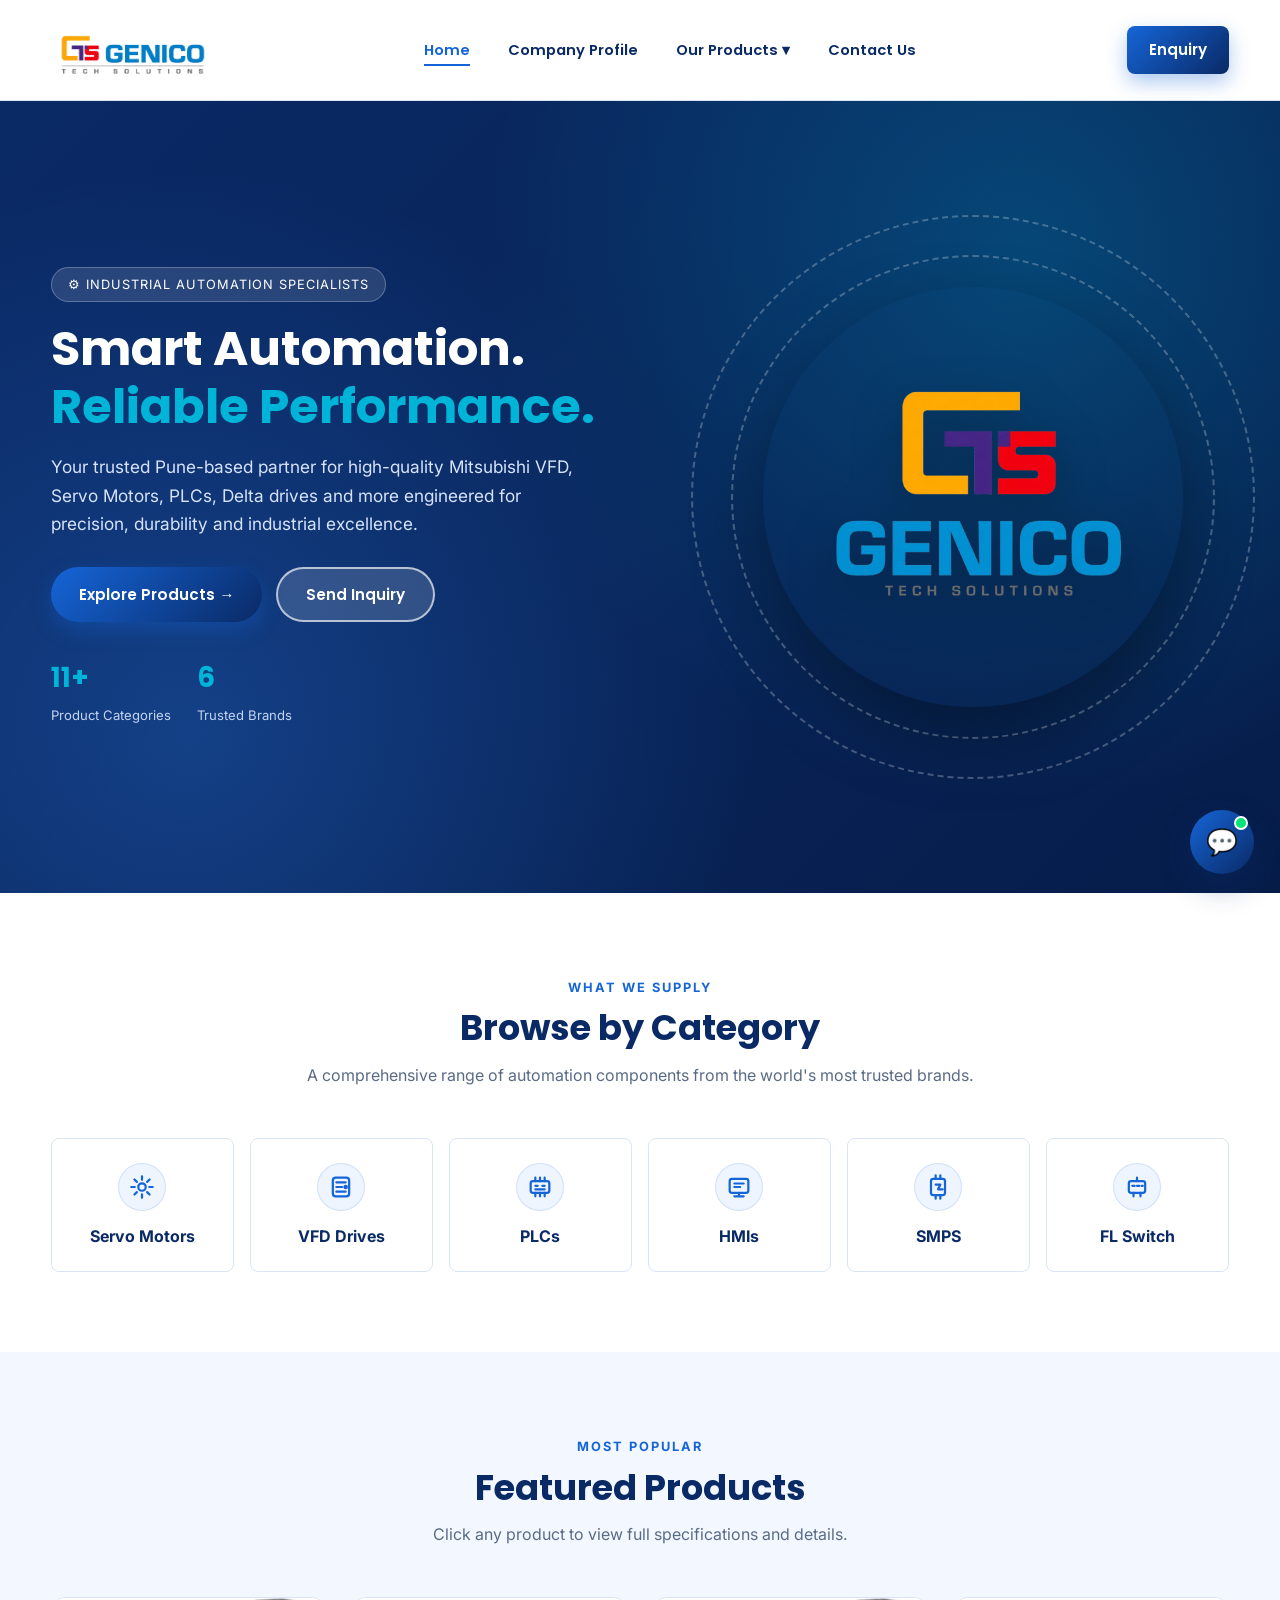
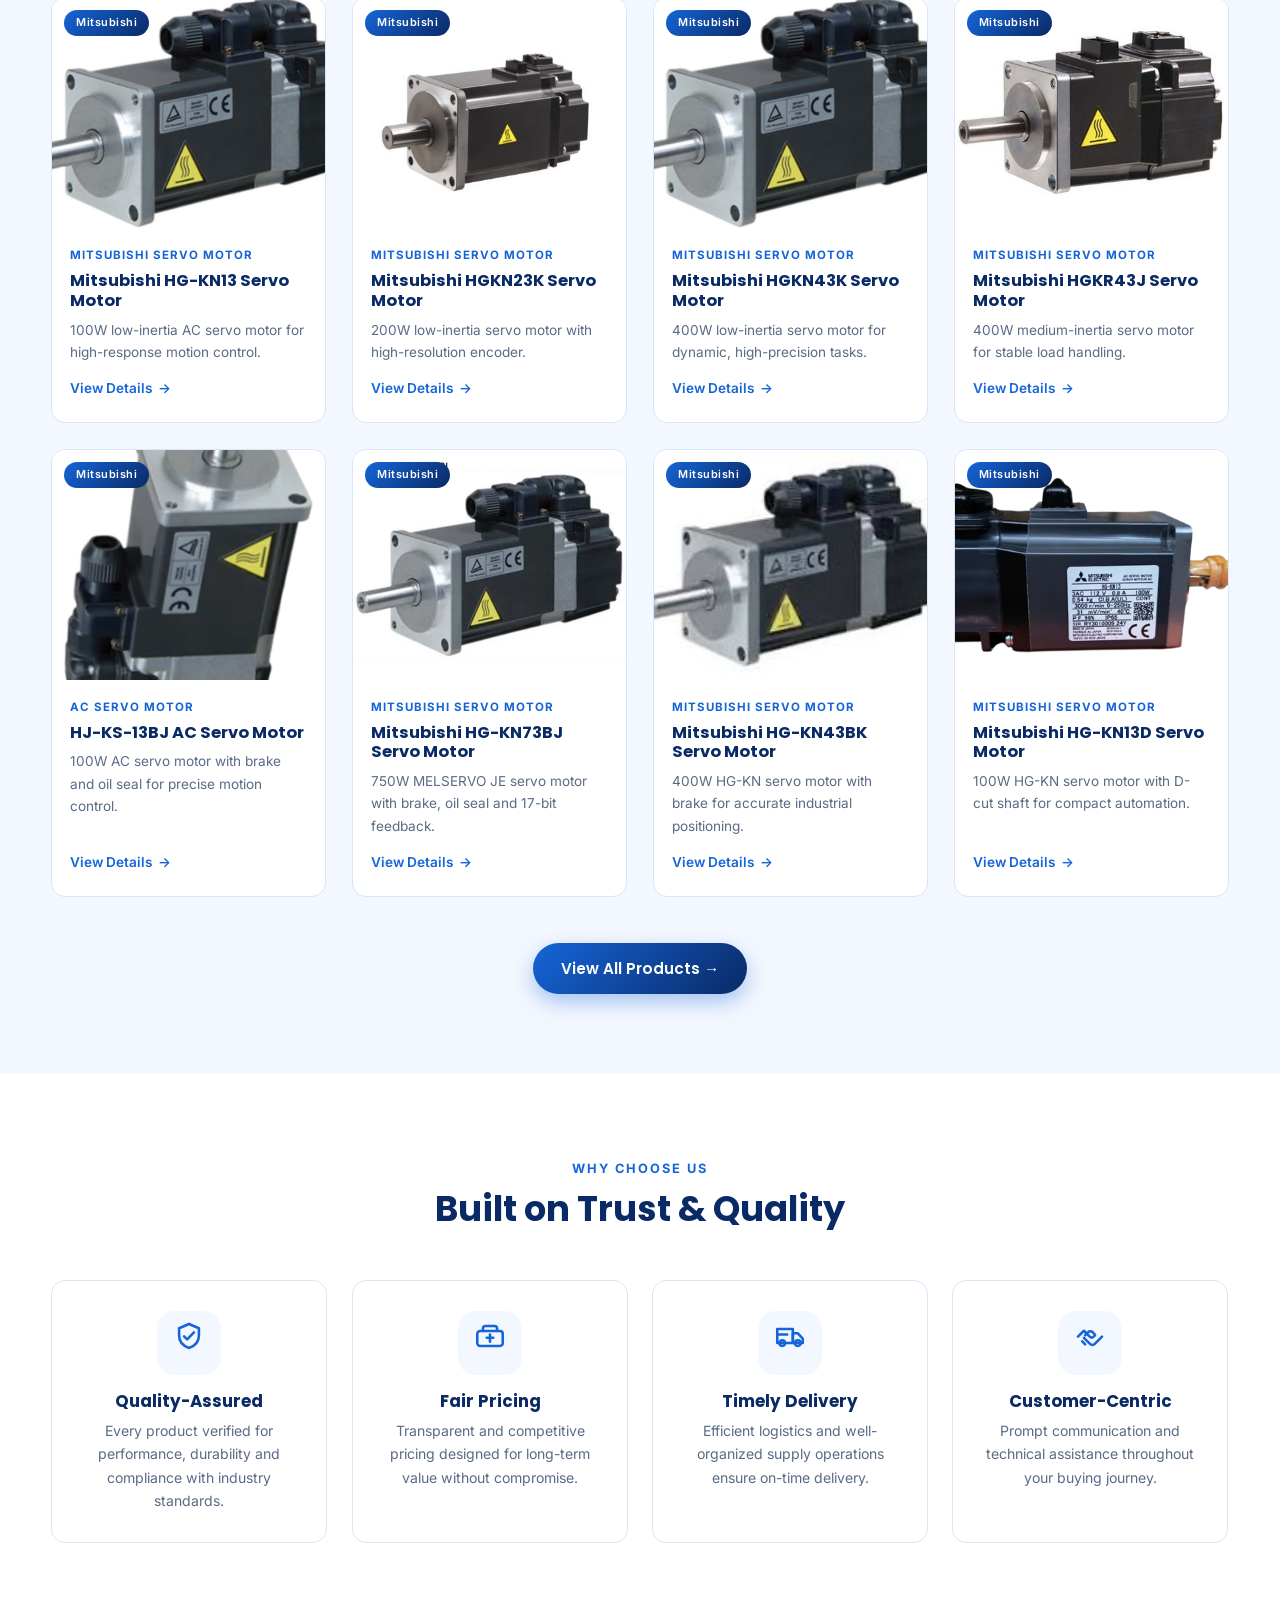
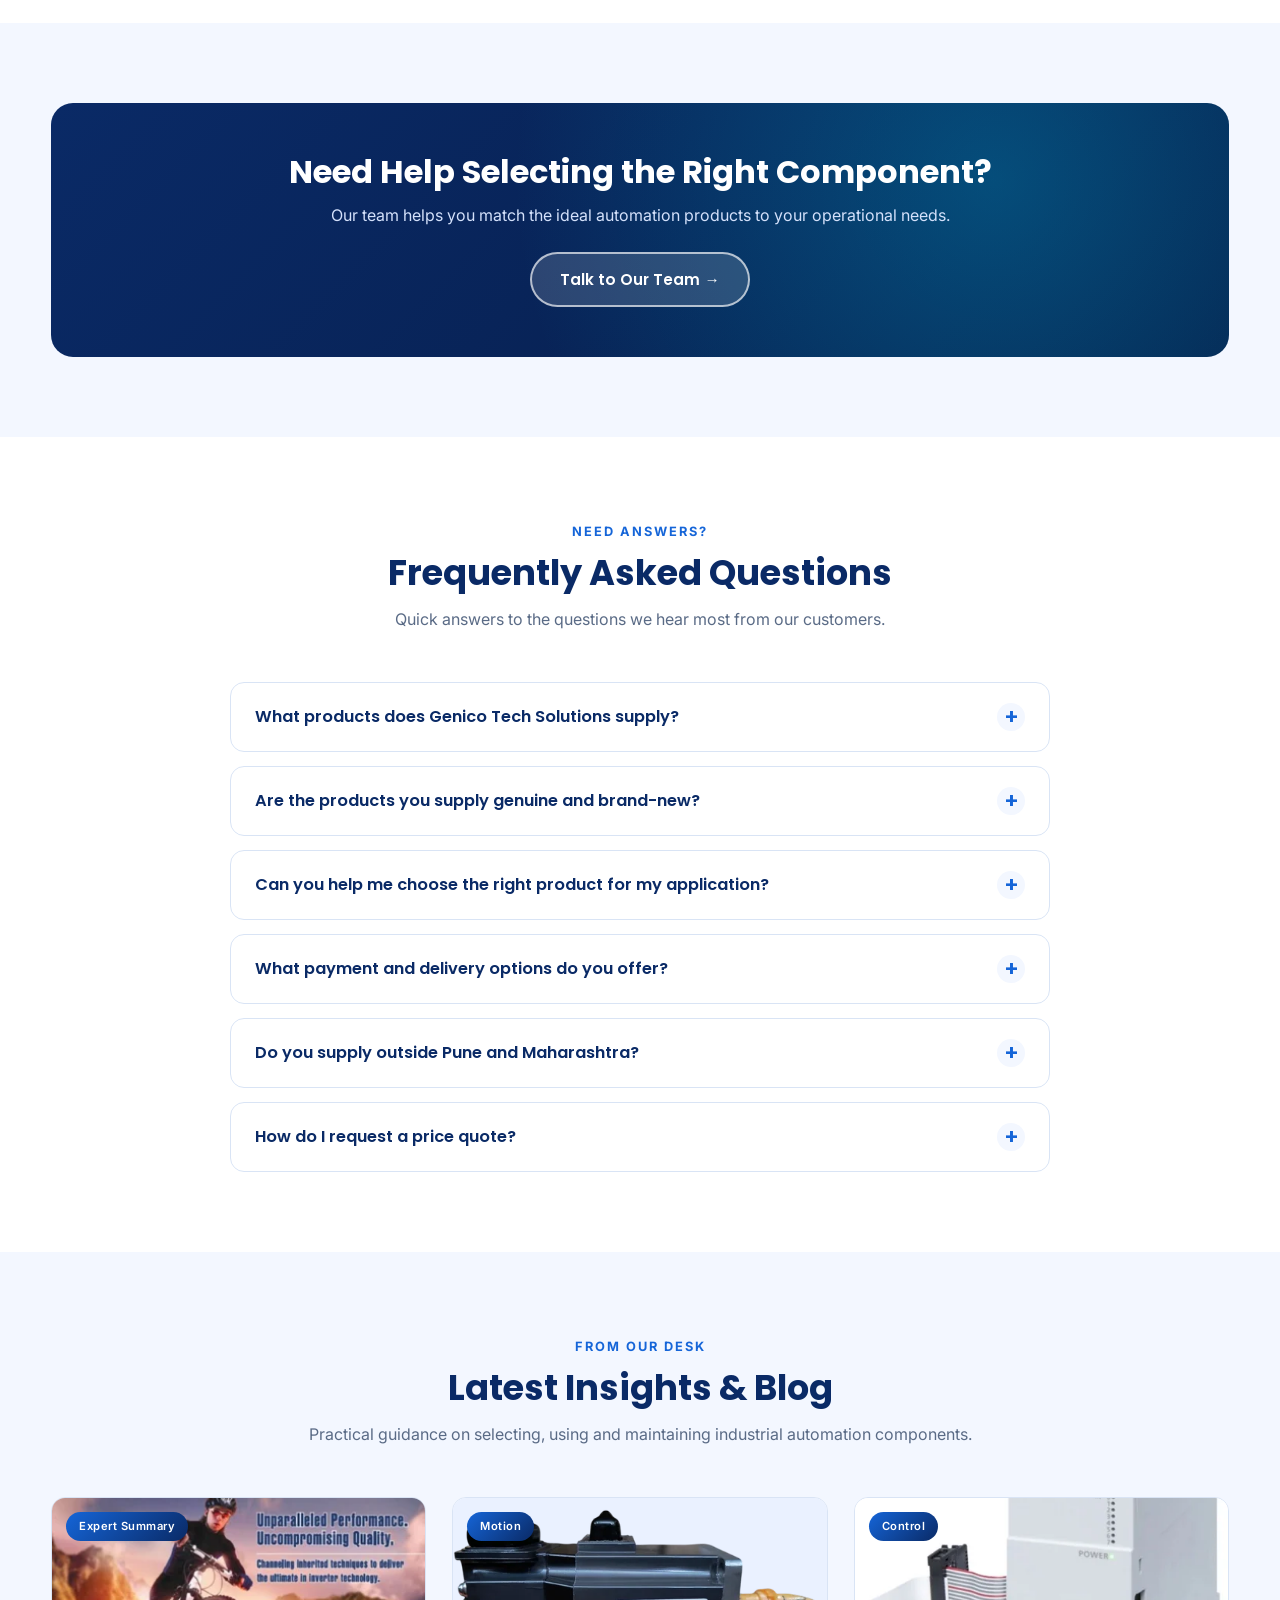
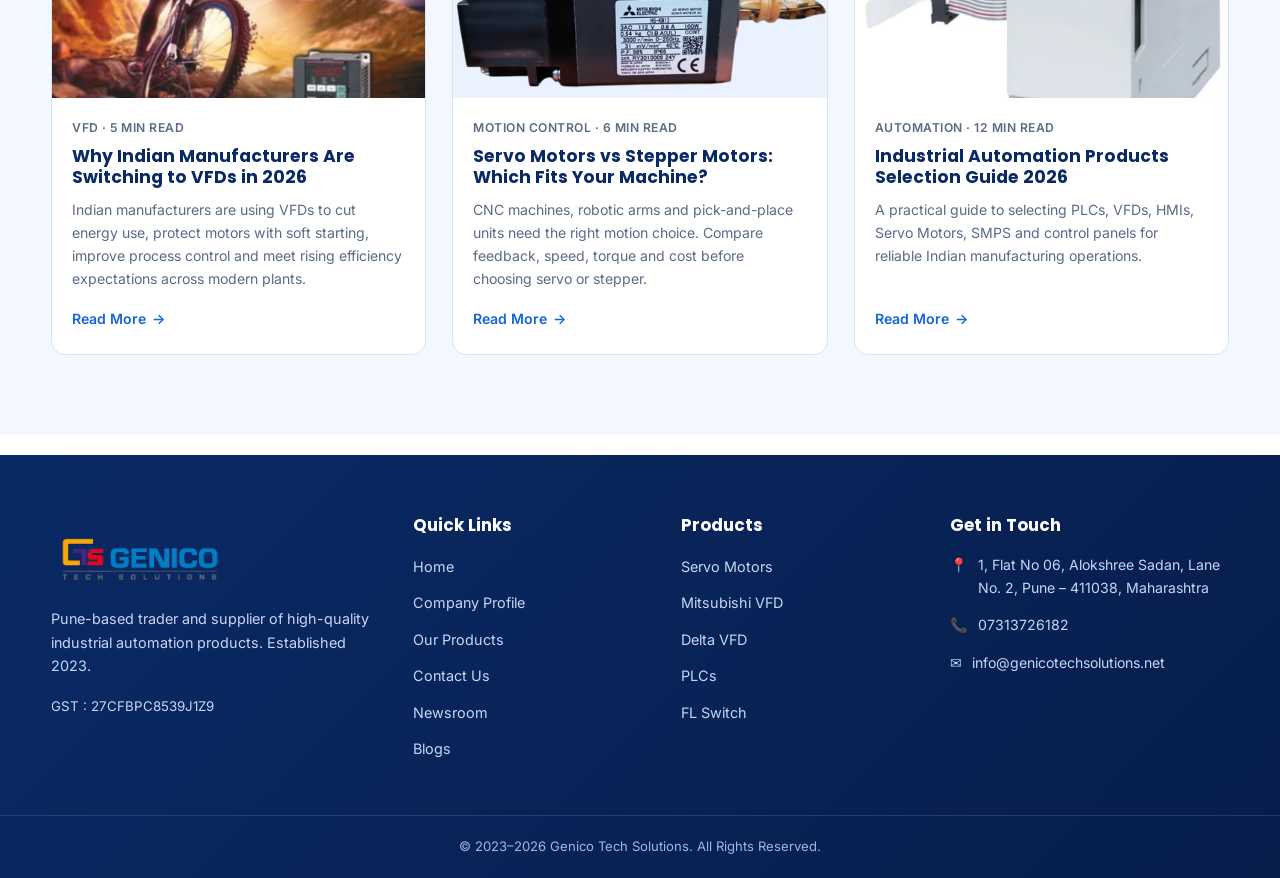
<file: index.html>
<!doctype html>
<html lang="en">
  <head>
    <meta charset="UTF-8" />
    <meta name="viewport" content="width=device-width, initial-scale=1.0" />

    <!-- ===== PRIMARY META ===== -->
    <title>
      Genico Tech Solutions | Industrial Automation Trader & Supplier in Pune
    </title>
    <meta
      name="description"
      content="Genico Tech Solutions is a Pune-based trader and supplier of Mitsubishi VFD, Servo Motors, PLC, Delta VFD/HMI/PLC, Siemens Servo Motors, SMPS power supplies and Phoenix Contact FL Switches. Quality-assured industrial automation components at fair prices."
    />
    <meta
      name="keywords"
      content="industrial automation Pune, Mitsubishi VFD supplier, Mitsubishi servo motor, Delta VFD, Delta PLC, Delta HMI, Mitsubishi PLC, Mitsubishi HMI, servo drives, SMPS power supply, Siemens servo motor, Phoenix Contact FL switch, VFD dealer Pune, PLC supplier Maharashtra, automation components trader"
    />
    <meta name="author" content="Genico Tech Solutions" />
    <meta
      name="robots"
      content="index, follow, max-image-preview:large, max-snippet:-1, max-video-preview:-1"
    />
    <meta name="googlebot" content="index, follow" />
    <meta name="rating" content="general" />
    <meta name="revisit-after" content="7 days" />
    <meta name="distribution" content="global" />
    <meta name="language" content="English" />
    <meta name="theme-color" content="#0a4da3" />
    <link rel="canonical" href="https://www.genicotechsolutions.net/" />

    <!-- ===== GEO / LOCAL SEO ===== -->
    <meta name="geo.region" content="IN-MH" />
    <meta name="geo.placename" content="Pune, Maharashtra" />
    <meta name="geo.position" content="18.5074;73.8077" />
    <meta name="ICBM" content="18.5074, 73.8077" />

    <!-- ===== OPEN GRAPH (Facebook / LinkedIn / WhatsApp) ===== -->
    <meta property="og:type" content="website" />
    <meta property="og:site_name" content="Genico Tech Solutions" />
    <meta
      property="og:title"
      content="Genico Tech Solutions | Industrial Automation Trader & Supplier in Pune"
    />
    <meta
      property="og:description"
      content="Pune-based trader and supplier of Mitsubishi VFD, Servo Motors, PLCs, Delta drives, HMIs, SMPS and more — engineered for precision, durability and industrial excellence."
    />
    <meta property="og:url" content="https://www.genicotechsolutions.net/" />
    <meta
      property="og:image"
      content="https://www.genicotechsolutions.net/assets/logo1.png"
    />
    <meta property="og:image:alt" content="Genico Tech Solutions logo" />
    <meta property="og:locale" content="en_IN" />

    <!-- ===== TWITTER CARD ===== -->
    <meta name="twitter:card" content="summary_large_image" />
    <meta
      name="twitter:title"
      content="Genico Tech Solutions | Industrial Automation Trader & Supplier in Pune"
    />
    <meta
      name="twitter:description"
      content="Pune-based trader and supplier of Mitsubishi VFD, Servo Motors, PLCs, Delta drives, HMIs, SMPS and more."
    />
    <meta
      name="twitter:image"
      content="https://www.genicotechsolutions.net/assets/logo1.png"
    />

    <!-- ===== FAVICON ===== -->
    <link rel="icon" type="image/png" href="assets/logo1.png" />
    <link rel="apple-touch-icon" href="assets/logo1.png" />

    <link rel="preconnect" href="https://fonts.googleapis.com" />
    <link rel="preconnect" href="https://fonts.gstatic.com" crossorigin />
    <link
      href="https://fonts.googleapis.com/css2?family=Poppins:wght@500;600;700;800&family=Inter:wght@400;500;600&display=swap"
      rel="stylesheet"
    />
    <link rel="stylesheet" href="css/style.css" />
    <link rel="stylesheet" href="css/animations.css" />
    <link rel="stylesheet" href="css/chatbot.css" />

    <!-- ===== STRUCTURED DATA: ORGANIZATION / LOCAL BUSINESS ===== -->
    <script type="application/ld+json">
      {
        "@context": "https://schema.org",
        "@type": "Store",
        "@id": "https://www.genicotechsolutions.net/#organization",
        "name": "Genico Tech Solutions",
        "alternateName": "Genico Tech Solutions Pune",
        "description": "Pune-based trader and supplier of high-quality industrial automation products including Mitsubishi VFD, Servo Motors, PLC, Delta VFD/HMI/PLC, Siemens Servo Motors, SMPS and Phoenix Contact FL Switches.",
        "url": "https://www.genicotechsolutions.net/",
        "logo": "https://www.genicotechsolutions.net/assets/logo1.png",
        "image": "https://www.genicotechsolutions.net/assets/logo1.png",
        "telephone": "+91-7313726182",
        "email": "info@genicotechsolutions.net",
        "foundingDate": "2023",
        "currenciesAccepted": "INR",
        "paymentAccepted": "NEFT, RTGS, IMPS, Cheque, DD, Cash",
        "priceRange": "$$",
        "vatID": "27CFBPC8539J1Z9",
        "taxID": "27CFBPC8539J1Z9",
        "address": {
          "@type": "PostalAddress",
          "streetAddress": "1, Flat No 06, Alokshree Sadan, Lane No. 2",
          "addressLocality": "Pune",
          "addressRegion": "Maharashtra",
          "postalCode": "411038",
          "addressCountry": "IN"
        },
        "geo": {
          "@type": "GeoCoordinates",
          "latitude": 18.5074,
          "longitude": 73.8077
        },
        "areaServed": [
          { "@type": "City", "name": "Pune" },
          { "@type": "State", "name": "Maharashtra" },
          { "@type": "Country", "name": "India" }
        ],
        "hasOfferCatalog": {
          "@type": "OfferCatalog",
          "name": "Industrial Automation Products",
          "itemListElement": [
            {
              "@type": "Offer",
              "itemOffered": {
                "@type": "Product",
                "name": "Mitsubishi Servo Motor"
              }
            },
            {
              "@type": "Offer",
              "itemOffered": { "@type": "Product", "name": "Mitsubishi VFD" }
            },
            {
              "@type": "Offer",
              "itemOffered": { "@type": "Product", "name": "Delta VFD" }
            },
            {
              "@type": "Offer",
              "itemOffered": { "@type": "Product", "name": "Servo Drives" }
            },
            {
              "@type": "Offer",
              "itemOffered": { "@type": "Product", "name": "Mitsubishi PLC" }
            },
            {
              "@type": "Offer",
              "itemOffered": { "@type": "Product", "name": "Delta PLC" }
            },
            {
              "@type": "Offer",
              "itemOffered": { "@type": "Product", "name": "Delta HMI" }
            },
            {
              "@type": "Offer",
              "itemOffered": { "@type": "Product", "name": "Mitsubishi HMI" }
            },
            {
              "@type": "Offer",
              "itemOffered": {
                "@type": "Product",
                "name": "Power Supply (SMPS)"
              }
            },
            {
              "@type": "Offer",
              "itemOffered": {
                "@type": "Product",
                "name": "Siemens Servo Motors"
              }
            },
            {
              "@type": "Offer",
              "itemOffered": {
                "@type": "Product",
                "name": "Phoenix Contact FL Switch"
              }
            }
          ]
        }
      }
    </script>

    <!-- ===== STRUCTURED DATA: WEBSITE + SEARCH ACTION ===== -->
    <script type="application/ld+json">
      {
        "@context": "https://schema.org",
        "@type": "WebSite",
        "@id": "https://www.genicotechsolutions.net/#website",
        "name": "Genico Tech Solutions",
        "url": "https://www.genicotechsolutions.net/",
        "publisher": {
          "@id": "https://www.genicotechsolutions.net/#organization"
        },
        "inLanguage": "en-IN",
        "potentialAction": {
          "@type": "SearchAction",
          "target": {
            "@type": "EntryPoint",
            "urlTemplate": "https://www.genicotechsolutions.net/products.html?q={search_term_string}"
          },
          "query-input": "required name=search_term_string"
        }
      }
    </script>

    <!-- ===== STRUCTURED DATA: BREADCRUMB ===== -->
    <script type="application/ld+json">
      {
        "@context": "https://schema.org",
        "@type": "BreadcrumbList",
        "itemListElement": [
          {
            "@type": "ListItem",
            "position": 1,
            "name": "Home",
            "item": "https://www.genicotechsolutions.net/"
          }
        ]
      }
    </script>

    <!-- ===== STRUCTURED DATA: FAQ (matches on-page FAQ section) ===== -->
    <script type="application/ld+json">
      {
        "@context": "https://schema.org",
        "@type": "FAQPage",
        "mainEntity": [
          {
            "@type": "Question",
            "name": "What products does Genico Tech Solutions supply?",
            "acceptedAnswer": {
              "@type": "Answer",
              "text": "We are a Pune-based trader and supplier of industrial automation products including Mitsubishi VFDs, Servo Motors and Servo Drives, Delta VFDs, Mitsubishi & Delta PLCs, Delta & Mitsubishi HMIs, SMPS power supplies, Siemens servo motors and Phoenix Contact FL Switches."
            }
          },
          {
            "@type": "Question",
            "name": "Are the products you supply genuine and brand-new?",
            "acceptedAnswer": {
              "@type": "Answer",
              "text": "Yes. Every product is carefully verified for authenticity, performance and compliance with industry standards before it reaches you, so you can rely on dependable operation in demanding industrial applications."
            }
          },
          {
            "@type": "Question",
            "name": "Can you help me choose the right product for my application?",
            "acceptedAnswer": {
              "@type": "Answer",
              "text": "Absolutely. Our team offers technical assistance to help you match the ideal automation components to your operational needs. Share your requirements via our contact form or call us, and we will guide you to the best fit."
            }
          },
          {
            "@type": "Question",
            "name": "What payment and delivery options do you offer?",
            "acceptedAnswer": {
              "@type": "Answer",
              "text": "We accept online payments (NEFT / RTGS / IMPS), Cheque / DD and Cash. Goods are dispatched by road through our well-organised logistics network to ensure timely, reliable delivery."
            }
          },
          {
            "@type": "Question",
            "name": "Do you supply outside Pune and Maharashtra?",
            "acceptedAnswer": {
              "@type": "Answer",
              "text": "Yes. While we are based in Pune, our road-transport logistics allow us to serve industrial customers across the region. Contact us with your location and we will confirm delivery details."
            }
          },
          {
            "@type": "Question",
            "name": "How do I request a price quote?",
            "acceptedAnswer": {
              "@type": "Answer",
              "text": "Browse our products and click Send Inquiry on any product, or use the Contact page to send us the model and quantity you need. We respond promptly with a competitive quote."
            }
          }
        ]
      }
    </script>
    <link rel="icon" type="image/png" href="/favicon-96x96.png" sizes="96x96" />
    <link rel="icon" type="image/svg+xml" href="/favicon.svg" />
    <link rel="shortcut icon" href="/favicon.ico" />
    <link rel="apple-touch-icon" sizes="180x180" href="/apple-touch-icon.png" />
    <link rel="manifest" href="/site.webmanifest" />
  </head>
  <body class="home-page">
    <!-- ===== HEADER ===== -->
    <header class="header">
      <div class="container header-inner">
        <a class="logo" href="index.html">
          <img src="assets/logo1.png" alt="Genico Tech Solutions logo" />
        </a>

        <nav>
          <ul class="nav">
            <li><a href="index.html">Home</a></li>
            <li><a href="about.html">Company Profile</a></li>
            <li class="has-drop">
              <a href="products.html">Our Products &#9662;</a>
              <div class="dropdown">
                <a href="products.html?cat=servo-motor"
                  >Mitsubishi Servo Motor</a
                >
                <a href="products.html?cat=mitsubishi-vfd">Mitsubishi VFD</a>
                <a href="products.html?cat=delta-vfd">Delta VFD</a>
                <a href="products.html?cat=servo-drives">Servo Drives</a>
                <a href="products.html?cat=mitsubishi-plc">Mitsubishi PLC</a>
                <a href="products.html?cat=delta-plc">Delta PLC</a>
                <a href="products.html?cat=delta-hmi">Delta HMI</a>
                <a href="products.html?cat=mitsubishi-hmi">Mitsubishi HMI</a>
                <a href="products.html?cat=smps">Power Supply (SMPS)</a>
                <a href="products.html?cat=siemens-servo"
                  >Siemens Servo Motors</a
                >
                <a href="products.html?cat=fl-switch">FL Switch</a>
              </div>
            </li>
            <li><a href="contact.html">Contact Us</a></li>
          </ul>
        </nav>

        <a class="btn btn-primary header-enquiry" href="contact.html"
          >Enquiry</a
        >

        <button class="hamburger" aria-label="Menu">
          <span></span><span></span><span></span>
        </button>
      </div>
    </header>

    <!-- ===== HERO ===== -->
    <section class="hero">
      <div class="particles"></div>
      <div class="container">
        <div class="hero-text">
          <span class="eyebrow">⚙ INDUSTRIAL AUTOMATION SPECIALISTS</span>
          <h1>
            Smart Automation. <br /><span class="accent"
              >Reliable Performance.</span
            >
          </h1>
          <p>
            Your trusted Pune-based partner for high-quality Mitsubishi VFD,
            Servo Motors, PLCs, Delta drives and more engineered for precision,
            durability and industrial excellence.
          </p>
          <div class="hero-actions">
            <a class="btn btn-primary" href="products.html"
              >Explore Products →</a
            >
            <a class="btn btn-ghost" href="contact.html">Send Inquiry</a>
          </div>
          <div class="hero-stats">
            <div class="stat" data-count="11" data-suffix="+">
              <strong>0</strong><span>Product Categories</span>
            </div>
            <div class="stat" data-count="6" data-suffix="">
              <strong>0</strong><span>Trusted Brands</span>
            </div>
          </div>
        </div>
        <div class="hero-visual">
          <div class="blob">
            <img src="assets/logo.png" alt="Genico Tech Solutions logo" />
          </div>
        </div>
      </div>
    </section>

    <!-- ===== CATEGORY STRIP ===== -->
    <section class="section">
      <div class="container">
        <div class="section-head reveal">
          <span class="kicker">What We Supply</span>
          <h2>Browse by Category</h2>
          <p>
            A comprehensive range of automation components from the world's most
            trusted brands.
          </p>
        </div>
        <div class="cat-strip reveal">
          <a class="cat-tile" href="products.html?cat=servo-motor">
            <div class="ct-ic" aria-hidden="true">
              <svg viewBox="0 0 24 24">
                <circle cx="12" cy="12" r="3.2"></circle>
                <path
                  d="M12 2.8v3M12 18.2v3M5.5 5.5l2.1 2.1M16.4 16.4l2.1 2.1M2.8 12h3M18.2 12h3M5.5 18.5l2.1-2.1M16.4 7.6l2.1-2.1"
                ></path>
              </svg>
            </div>
            <span>Servo Motors</span>
          </a>
          <a class="cat-tile" href="products.html?cat=mitsubishi-vfd">
            <div class="ct-ic" aria-hidden="true">
              <svg viewBox="0 0 24 24">
                <rect x="5" y="4" width="14" height="16" rx="2.5"></rect>
                <path d="M8 8h8M8 12h5M8 16h8"></path>
                <circle cx="16" cy="12" r="1"></circle>
              </svg>
            </div>
            <span>VFD Drives</span>
          </a>
          <a class="cat-tile" href="products.html?cat=mitsubishi-plc">
            <div class="ct-ic" aria-hidden="true">
              <svg viewBox="0 0 24 24">
                <rect x="4" y="7" width="16" height="10" rx="2"></rect>
                <path
                  d="M8 7V4M12 7V4M16 7V4M8 20v-3M12 20v-3M16 20v-3M8 11h2M14 11h2M8 14h8"
                ></path>
              </svg>
            </div>
            <span>PLCs</span>
          </a>
          <a class="cat-tile" href="products.html?cat=delta-hmi">
            <div class="ct-ic" aria-hidden="true">
              <svg viewBox="0 0 24 24">
                <rect x="4" y="5" width="16" height="12" rx="2"></rect>
                <path d="M8 20h8M12 17v3M8 9h8M8 12h5"></path>
              </svg>
            </div>
            <span>HMIs</span>
          </a>
          <a class="cat-tile" href="products.html?cat=smps">
            <div class="ct-ic" aria-hidden="true">
              <svg viewBox="0 0 24 24">
                <rect x="6" y="5" width="12" height="14" rx="2"></rect>
                <path d="M10 2v3M14 2v3M10 19v3M14 19v3M10 10h4l-2 4h4"></path>
              </svg>
            </div>
            <span>SMPS</span>
          </a>
          <a class="cat-tile" href="products.html?cat=fl-switch">
            <div class="ct-ic" aria-hidden="true">
              <svg viewBox="0 0 24 24">
                <rect x="5" y="7" width="14" height="10" rx="2"></rect>
                <path d="M8 11h2M12 11h2M16 11h1M9 17v3M15 17v3M12 4v3"></path>
              </svg>
            </div>
            <span>FL Switch</span>
          </a>
        </div>
      </div>
    </section>

    <!-- ===== FEATURED PRODUCTS ===== -->
    <section class="section alt">
      <div class="container">
        <div class="section-head reveal">
          <span class="kicker">Most Popular</span>
          <h2>Featured Products</h2>
          <p>Click any product to view full specifications and details.</p>
        </div>
        <div class="product-grid" id="featured-grid">
          <!-- rendered by products.js -->
        </div>
        <div style="text-align: center; margin-top: 46px" class="reveal">
          <a class="btn btn-primary" href="products.html"
            >View All Products →</a
          >
        </div>
      </div>
    </section>

    <!-- ===== WHY US ===== -->
    <section class="section">
      <div class="container">
        <div class="section-head reveal">
          <span class="kicker">Why Choose Us</span>
          <h2>Built on Trust & Quality</h2>
        </div>
        <div class="why-grid">
          <div class="why-card reveal">
            <div class="why-ic">✅</div>
            <h3>Quality-Assured</h3>
            <p>
              Every product verified for performance, durability and compliance
              with industry standards.
            </p>
          </div>
          <div class="why-card reveal">
            <div class="why-ic">💰</div>
            <h3>Fair Pricing</h3>
            <p>
              Transparent and competitive pricing designed for long-term value
              without compromise.
            </p>
          </div>
          <div class="why-card reveal">
            <div class="why-ic">🚚</div>
            <h3>Timely Delivery</h3>
            <p>
              Efficient logistics and well-organized supply operations ensure
              on-time delivery.
            </p>
          </div>
          <div class="why-card reveal">
            <div class="why-ic">🤝</div>
            <h3>Customer-Centric</h3>
            <p>
              Prompt communication and technical assistance throughout your
              buying journey.
            </p>
          </div>
        </div>
      </div>
    </section>

    <!-- ===== CTA BAND ===== -->
    <section class="section alt">
      <div class="container">
        <div class="cta-band reveal-zoom">
          <h2>Need Help Selecting the Right Component?</h2>
          <p>
            Our team helps you match the ideal automation products to your
            operational needs.
          </p>
          <a class="btn btn-ghost" href="contact.html">Talk to Our Team →</a>
        </div>
      </div>
    </section>

    <!-- ===== FAQ ===== -->
    <section class="section" id="faq">
      <div class="container">
        <div class="section-head reveal">
          <span class="kicker">Need Answers?</span>
          <h2>Frequently Asked Questions</h2>
          <p>Quick answers to the questions we hear most from our customers.</p>
        </div>

        <div class="faq-list">
          <details class="faq-item reveal">
            <summary>
              What products does Genico Tech Solutions supply?
              <span class="faq-icon">+</span>
            </summary>
            <div class="faq-ans">
              We are a Pune-based trader and supplier of industrial automation
              products including Mitsubishi VFDs, Servo Motors and Servo Drives,
              Delta VFDs, Mitsubishi &amp; Delta PLCs, Delta &amp; Mitsubishi
              HMIs, SMPS power supplies, Siemens servo motors and Phoenix
              Contact FL Switches.
            </div>
          </details>

          <details class="faq-item reveal">
            <summary>
              Are the products you supply genuine and brand-new?
              <span class="faq-icon">+</span>
            </summary>
            <div class="faq-ans">
              Yes. Every product is carefully verified for authenticity,
              performance and compliance with industry standards before it
              reaches you, so you can rely on dependable operation in demanding
              industrial applications.
            </div>
          </details>

          <details class="faq-item reveal">
            <summary>
              Can you help me choose the right product for my application?
              <span class="faq-icon">+</span>
            </summary>
            <div class="faq-ans">
              Absolutely. Our team offers technical assistance to help you match
              the ideal automation components to your operational needs. Share
              your requirements via our contact form or call us, and we will
              guide you to the best fit.
            </div>
          </details>

          <details class="faq-item reveal">
            <summary>
              What payment and delivery options do you offer?
              <span class="faq-icon">+</span>
            </summary>
            <div class="faq-ans">
              We accept online payments (NEFT / RTGS / IMPS), Cheque / DD and
              Cash. Goods are dispatched by road through our well-organised
              logistics network to ensure timely, reliable delivery.
            </div>
          </details>

          <details class="faq-item reveal">
            <summary>
              Do you supply outside Pune and Maharashtra?
              <span class="faq-icon">+</span>
            </summary>
            <div class="faq-ans">
              Yes. While we are based in Pune, our road-transport logistics
              allow us to serve industrial customers across the region. Contact
              us with your location and we will confirm delivery details.
            </div>
          </details>

          <details class="faq-item reveal">
            <summary>
              How do I request a price quote? <span class="faq-icon">+</span>
            </summary>
            <div class="faq-ans">
              Browse our products and click <strong>Send Inquiry</strong> on any
              product, or use the
              <a
                href="contact.html"
                style="color: var(--blue); font-weight: 600"
                >Contact</a
              >
              page to send us the model and quantity you need. We respond
              promptly with a competitive quote.
            </div>
          </details>
        </div>
      </div>
    </section>

    <!-- ===== BLOG ===== -->
    <section class="section alt" id="blog">
      <div class="container">
        <div class="section-head reveal">
          <span class="kicker">From Our Desk</span>
          <h2>Latest Insights &amp; Blog</h2>
          <p>
            Practical guidance on selecting, using and maintaining industrial
            automation components.
          </p>
        </div>

        <div class="blog-grid">
          <article class="blog-card reveal">
            <div class="blog-thumb">
              <span class="blog-tag">Expert Summary</span>
              <img
                src="assets/Mitsubishi electric(VFD) FREQROL-800.webp"
                alt="Mitsubishi VFD for industrial motor control"
                loading="lazy"
                onerror="
                  this.onerror = null;
                  this.src = window.IMG_FALLBACK;
                "
              />
            </div>
            <div class="blog-body">
              <span class="blog-meta">VFD &middot; 5 min read</span>
              <h3>Why Indian Manufacturers Are Switching to VFDs in 2026</h3>
              <p>
                Indian manufacturers are using VFDs to cut energy use, protect
                motors with soft starting, improve process control and meet
                rising efficiency expectations across modern plants.
              </p>
              <a class="blog-readmore" href="blog.html#vfd-2026"
                >Read More <span class="arrow">&rarr;</span></a
              >
            </div>
          </article>

          <article class="blog-card reveal">
            <div class="blog-thumb">
              <span class="blog-tag">Motion</span>
              <img
                src="assets/Mitsubishi HG-KN13 servo motors.webp"
                alt="Mitsubishi servo motor for precision motion"
                loading="lazy"
                onerror="
                  this.onerror = null;
                  this.src = window.IMG_FALLBACK;
                "
              />
            </div>
            <div class="blog-body">
              <span class="blog-meta">Motion Control &middot; 6 min read</span>
              <h3>Servo Motors vs Stepper Motors: Which Fits Your Machine?</h3>
              <p>
                CNC machines, robotic arms and pick-and-place units need the
                right motion choice. Compare feedback, speed, torque and cost
                before choosing servo or stepper.
              </p>
              <a class="blog-readmore" href="blog.html#servo-vs-stepper"
                >Read More <span class="arrow">&rarr;</span></a
              >
            </div>
          </article>

          <article class="blog-card reveal">
            <div class="blog-thumb">
              <span class="blog-tag">Control</span>
              <img
                src="assets/Mitsubishi Electric PLC IO.webp"
                alt="PLC and automation control modules"
                loading="lazy"
                onerror="
                  this.onerror = null;
                  this.src = window.IMG_FALLBACK;
                "
              />
            </div>
            <div class="blog-body">
              <span class="blog-meta">Automation &middot; 12 min read</span>
              <h3>Industrial Automation Products Selection Guide 2026</h3>
              <p>
                A practical guide to selecting PLCs, VFDs, HMIs, Servo Motors,
                SMPS and control panels for reliable Indian manufacturing
                operations.
              </p>
              <a class="blog-readmore" href="blog.html#automation-selection"
                >Read More <span class="arrow">&rarr;</span></a
              >
            </div>
          </article>
        </div>
      </div>
    </section>

    <!-- ===== FOOTER ===== -->
    <footer class="footer">
      <div class="container footer-grid">
        <div class="f-about">
          <div class="f-logo">
            <img src="assets/logo1.png" alt="Genico Tech Solutions logo" />
          </div>
          <p>
            Pune-based trader and supplier of high-quality industrial automation
            products. Established 2023.
          </p>
          <small>GST : 27CFBPC8539J1Z9</small>
        </div>
        <div>
          <h4>Quick Links</h4>
          <ul class="f-links">
            <li><a href="index.html">Home</a></li>
            <li><a href="about.html">Company Profile</a></li>
            <li><a href="products.html">Our Products</a></li>
            <li><a href="contact.html">Contact Us</a></li>
            <li><a href="newsroom.html">Newsroom</a></li>
            <li><a href="blog.html">Blogs</a></li>
          </ul>
        </div>
        <div>
          <h4>Products</h4>
          <ul class="f-links">
            <li><a href="products.html?cat=servo-motor">Servo Motors</a></li>
            <li>
              <a href="products.html?cat=mitsubishi-vfd">Mitsubishi VFD</a>
            </li>
            <li><a href="products.html?cat=delta-vfd">Delta VFD</a></li>
            <li><a href="products.html?cat=mitsubishi-plc">PLCs</a></li>
            <li><a href="products.html?cat=fl-switch">FL Switch</a></li>
          </ul>
        </div>
        <div class="f-contact">
          <h4>Get in Touch</h4>
          <div class="fc-row">
            📍
            <span
              >1, Flat No 06, Alokshree Sadan, Lane No. 2, Pune – 411038,
              Maharashtra</span
            >
          </div>
          <div class="fc-row">📞 <span>07313726182</span></div>
          <div class="fc-row">✉ <span>info@genicotechsolutions.net</span></div>
        </div>
      </div>
      <div class="footer-bottom">
        © 2023–2026 Genico Tech Solutions. All Rights Reserved.
      </div>
    </footer>

    <button class="to-top" aria-label="Scroll to top">↑</button>

    <script src="js/data.js"></script>
    <script src="js/main.js"></script>
    <script src="js/products.js"></script>
    <script src="js/chatbot.js"></script>
  </body>
</html>
</file>
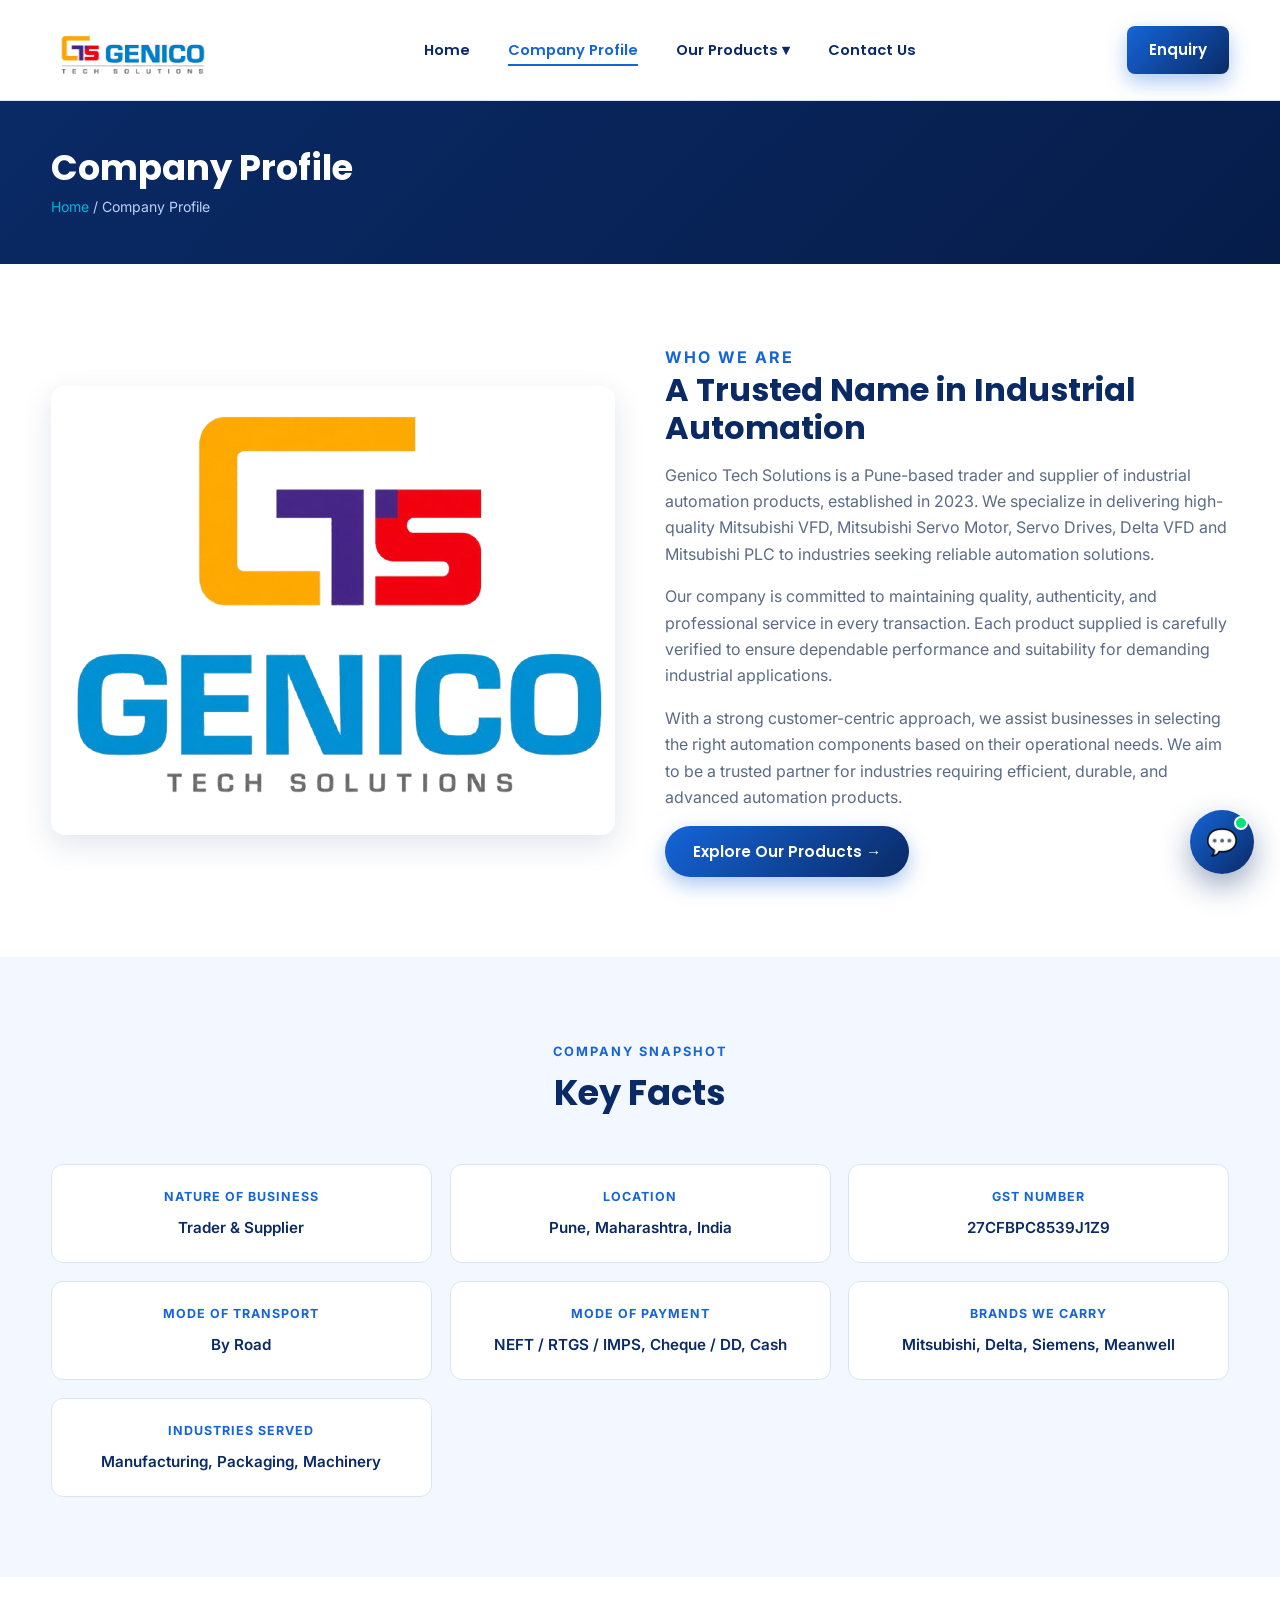
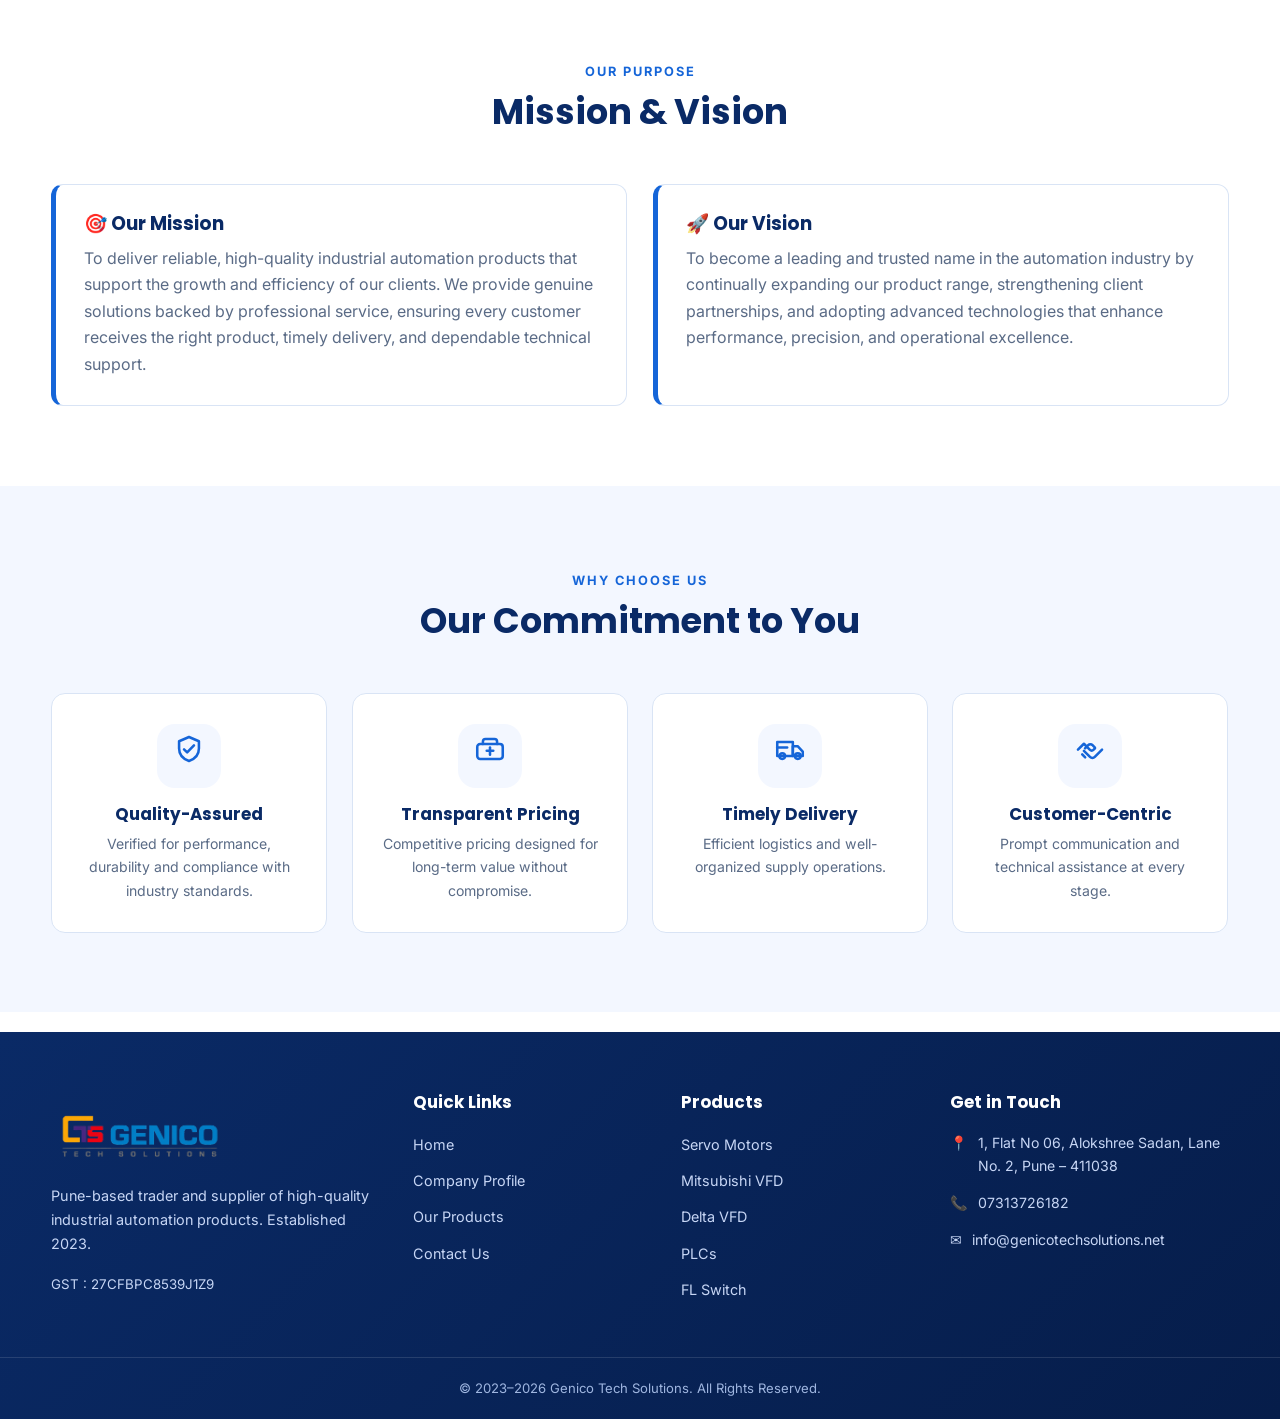
<file: about.html>
<!doctype html>
<html lang="en">
  <head>
    <meta charset="UTF-8" />
    <meta name="viewport" content="width=device-width, initial-scale=1.0" />
    <title>Company Profile — Genico Tech Solutions</title>
    <meta
      name="description"
      content="Learn about Genico Tech Solutions — a Pune-based trader and supplier of industrial automation products, established in 2023."
    />
    <meta name="author" content="Genico Tech Solutions" />
    <meta name="robots" content="index, follow" />
    <meta name="theme-color" content="#0a2a66" />
    <link rel="canonical" href="https://www.genicotechsolutions.net/about.html" />
    <meta property="og:type" content="website" />
    <meta property="og:title" content="Company Profile - Genico Tech Solutions" />
    <meta property="og:description" content="Learn about Genico Tech Solutions, a Pune-based trader and supplier of industrial automation products." />
    <meta property="og:url" content="https://www.genicotechsolutions.net/about.html" />
    <meta property="og:image" content="https://www.genicotechsolutions.net/assets/logo.png" />
    <meta property="og:site_name" content="Genico Tech Solutions" />
    <meta name="twitter:card" content="summary_large_image" />
    <meta name="twitter:title" content="Company Profile - Genico Tech Solutions" />
    <meta name="twitter:description" content="Learn about Genico Tech Solutions, a Pune-based trader and supplier of industrial automation products." />
    <meta name="twitter:image" content="https://www.genicotechsolutions.net/assets/logo.png" />
    <link rel="icon" type="image/png" href="/favicon-96x96.png" sizes="96x96" />
    <link rel="icon" type="image/svg+xml" href="/favicon.svg" />
    <link rel="shortcut icon" href="/favicon.ico" />
    <link rel="apple-touch-icon" sizes="180x180" href="/apple-touch-icon.png" />
    <link rel="manifest" href="/site.webmanifest" />
    <link rel="preconnect" href="https://fonts.googleapis.com" />
    <link rel="preconnect" href="https://fonts.gstatic.com" crossorigin />
    <link
      href="https://fonts.googleapis.com/css2?family=Poppins:wght@500;600;700;800&family=Inter:wght@400;500;600&display=swap"
      rel="stylesheet"
    />
    <link rel="stylesheet" href="css/style.css" />
    <link rel="stylesheet" href="css/animations.css" />
    <link rel="stylesheet" href="css/chatbot.css" />
    <script type="application/ld+json">
      {
        "@context": "https://schema.org",
        "@type": "AboutPage",
        "name": "Company Profile - Genico Tech Solutions",
        "url": "https://www.genicotechsolutions.net/about.html",
        "description": "Learn about Genico Tech Solutions, a Pune-based trader and supplier of industrial automation products.",
        "isPartOf": {
          "@type": "WebSite",
          "name": "Genico Tech Solutions",
          "url": "https://www.genicotechsolutions.net/"
        }
      }
    </script>
  </head>
  <body>
    <header class="header">
      <div class="container header-inner">
        <a class="logo" href="index.html">
          <img src="assets/logo1.png" alt="Genico Tech Solutions logo" />
        </a>
        <nav>
          <ul class="nav">
            <li><a href="index.html">Home</a></li>
            <li><a href="about.html">Company Profile</a></li>
            <li class="has-drop">
              <a href="products.html">Our Products &#9662;</a>
              <div class="dropdown">
                <a href="products.html?cat=servo-motor"
                  >Mitsubishi Servo Motor</a
                >
                <a href="products.html?cat=mitsubishi-vfd">Mitsubishi VFD</a>
                <a href="products.html?cat=delta-vfd">Delta VFD</a>
                <a href="products.html?cat=servo-drives">Servo Drives</a>
                <a href="products.html?cat=mitsubishi-plc">Mitsubishi PLC</a>
                <a href="products.html?cat=delta-plc">Delta PLC</a>
                <a href="products.html?cat=delta-hmi">Delta HMI</a>
                <a href="products.html?cat=mitsubishi-hmi">Mitsubishi HMI</a>
                <a href="products.html?cat=smps">Power Supply (SMPS)</a>
                <a href="products.html?cat=siemens-servo"
                  >Siemens Servo Motors</a
                >
                <a href="products.html?cat=fl-switch">FL Switch</a>
              </div>
            </li>
            <li><a href="contact.html">Contact Us</a></li>
          </ul>
        </nav>
        <a class="btn btn-primary header-enquiry" href="contact.html"
          >Enquiry</a
        >
        <button class="hamburger" aria-label="Menu">
          <span></span><span></span><span></span>
        </button>
      </div>
    </header>

    <section class="breadcrumb">
      <div class="container">
        <h1>Company Profile</h1>
        <div class="crumbs">
          <a href="index.html">Home</a> / <span>Company Profile</span>
        </div>
      </div>
    </section>

    <!-- ===== ABOUT ===== -->
    <section class="section">
      <div class="container">
        <div class="about-grid">
          <div class="about-img reveal-left">
            <img src="assets/logo.png" alt="Genico Tech Solutions" />
          </div>
          <div class="about-text reveal-right">
            <span
              class="kicker"
              style="color: var(--blue); font-weight: 700; letter-spacing: 2px"
              >WHO WE ARE</span
            >
            <h2>A Trusted Name in Industrial Automation</h2>
            <p>
              Genico Tech Solutions is a Pune-based trader and supplier of
              industrial automation products, established in 2023. We specialize
              in delivering high-quality Mitsubishi VFD, Mitsubishi Servo Motor,
              Servo Drives, Delta VFD and Mitsubishi PLC to industries seeking
              reliable automation solutions.
            </p>
            <p>
              Our company is committed to maintaining quality, authenticity, and
              professional service in every transaction. Each product supplied
              is carefully verified to ensure dependable performance and
              suitability for demanding industrial applications.
            </p>
            <p>
              With a strong customer-centric approach, we assist businesses in
              selecting the right automation components based on their
              operational needs. We aim to be a trusted partner for industries
              requiring efficient, durable, and advanced automation products.
            </p>
            <a class="btn btn-primary" href="products.html"
              >Explore Our Products →</a
            >
          </div>
        </div>
      </div>
    </section>

    <!-- ===== KEY FACTS ===== -->
    <section class="section alt">
      <div class="container">
        <div class="section-head reveal">
          <span class="kicker">Company Snapshot</span>
          <h2>Key Facts</h2>
        </div>
        <div class="facts-grid">
          <div class="fact reveal">
            <strong>Nature of Business</strong><span>Trader & Supplier</span>
          </div>
          <div class="fact reveal">
            <strong>Location</strong><span>Pune, Maharashtra, India</span>
          </div>
          <div class="fact reveal">
            <strong>GST Number</strong><span>27CFBPC8539J1Z9</span>
          </div>
          <div class="fact reveal">
            <strong>Mode of Transport</strong><span>By Road</span>
          </div>
          <div class="fact reveal">
            <strong>Mode of Payment</strong
            ><span>NEFT / RTGS / IMPS, Cheque / DD, Cash</span>
          </div>
          <div class="fact reveal">
            <strong>Brands We Carry</strong
            ><span>Mitsubishi, Delta, Siemens, Meanwell</span>
          </div>
          <div class="fact reveal">
            <strong>Industries Served</strong
            ><span>Manufacturing, Packaging, Machinery</span>
          </div>
        </div>
      </div>
    </section>

    <!-- ===== MISSION & VISION ===== -->
    <section class="section">
      <div class="container">
        <div class="section-head reveal">
          <span class="kicker">Our Purpose</span>
          <h2>Mission & Vision</h2>
        </div>
        <div class="mv-grid">
          <div class="mv-card reveal-left">
            <h3>🎯 Our Mission</h3>
            <p>
              To deliver reliable, high-quality industrial automation products
              that support the growth and efficiency of our clients. We provide
              genuine solutions backed by professional service, ensuring every
              customer receives the right product, timely delivery, and
              dependable technical support.
            </p>
          </div>
          <div class="mv-card reveal-right">
            <h3>🚀 Our Vision</h3>
            <p>
              To become a leading and trusted name in the automation industry by
              continually expanding our product range, strengthening client
              partnerships, and adopting advanced technologies that enhance
              performance, precision, and operational excellence.
            </p>
          </div>
        </div>
      </div>
    </section>

    <!-- ===== WHY US ===== -->
    <section class="section alt">
      <div class="container">
        <div class="section-head reveal">
          <span class="kicker">Why Choose Us</span>
          <h2>Our Commitment to You</h2>
        </div>
        <div class="why-grid">
          <div class="why-card reveal">
            <div class="why-ic">✅</div>
            <h3>Quality-Assured</h3>
            <p>
              Verified for performance, durability and compliance with industry
              standards.
            </p>
          </div>
          <div class="why-card reveal">
            <div class="why-ic">💰</div>
            <h3>Transparent Pricing</h3>
            <p>
              Competitive pricing designed for long-term value without
              compromise.
            </p>
          </div>
          <div class="why-card reveal">
            <div class="why-ic">🚚</div>
            <h3>Timely Delivery</h3>
            <p>Efficient logistics and well-organized supply operations.</p>
          </div>
          <div class="why-card reveal">
            <div class="why-ic">🤝</div>
            <h3>Customer-Centric</h3>
            <p>Prompt communication and technical assistance at every stage.</p>
          </div>
        </div>
      </div>
    </section>

    <footer class="footer">
      <div class="container footer-grid">
        <div class="f-about">
          <div class="f-logo">
            <img src="assets/logo1.png" alt="Genico Tech Solutions logo" />
          </div>
          <p>
            Pune-based trader and supplier of high-quality industrial automation
            products. Established 2023.
          </p>
          <small>GST : 27CFBPC8539J1Z9</small>
        </div>
        <div>
          <h4>Quick Links</h4>
          <ul class="f-links">
            <li><a href="index.html">Home</a></li>
            <li><a href="about.html">Company Profile</a></li>
            <li><a href="products.html">Our Products</a></li>
            <li><a href="contact.html">Contact Us</a></li>
          </ul>
        </div>
        <div>
          <h4>Products</h4>
          <ul class="f-links">
            <li><a href="products.html?cat=servo-motor">Servo Motors</a></li>
            <li>
              <a href="products.html?cat=mitsubishi-vfd">Mitsubishi VFD</a>
            </li>
            <li><a href="products.html?cat=delta-vfd">Delta VFD</a></li>
            <li><a href="products.html?cat=mitsubishi-plc">PLCs</a></li>
            <li><a href="products.html?cat=fl-switch">FL Switch</a></li>
          </ul>
        </div>
        <div class="f-contact">
          <h4>Get in Touch</h4>
          <div class="fc-row">
            📍
            <span
              >1, Flat No 06, Alokshree Sadan, Lane No. 2, Pune – 411038</span
            >
          </div>
          <div class="fc-row">📞 <span>07313726182</span></div>
          <div class="fc-row">✉ <span>info@genicotechsolutions.net</span></div>
        </div>
      </div>
      <div class="footer-bottom">
        © 2023–2026 Genico Tech Solutions. All Rights Reserved.
      </div>
    </footer>

    <button class="to-top" aria-label="Scroll to top">↑</button>

    <script src="js/data.js"></script>
    <script src="js/main.js"></script>
    <script src="js/chatbot.js"></script>
  </body>
</html>
</file>
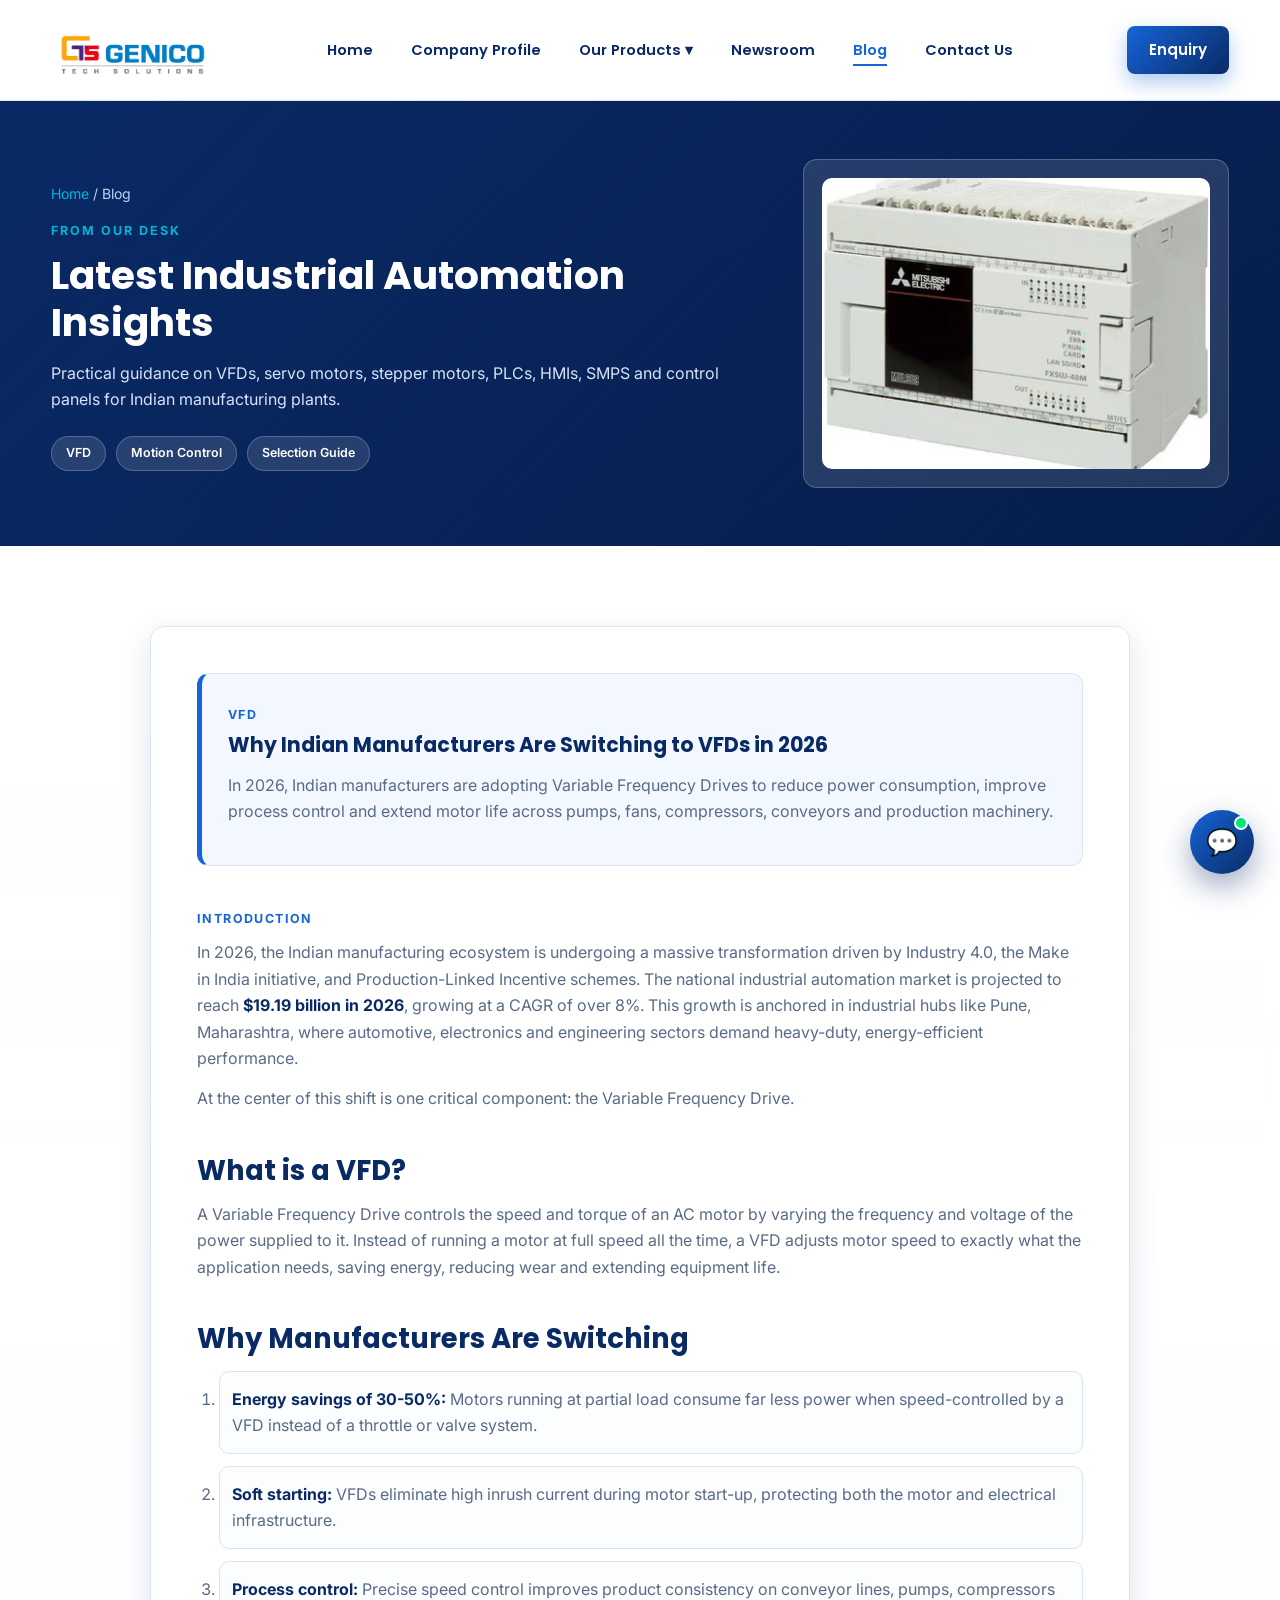
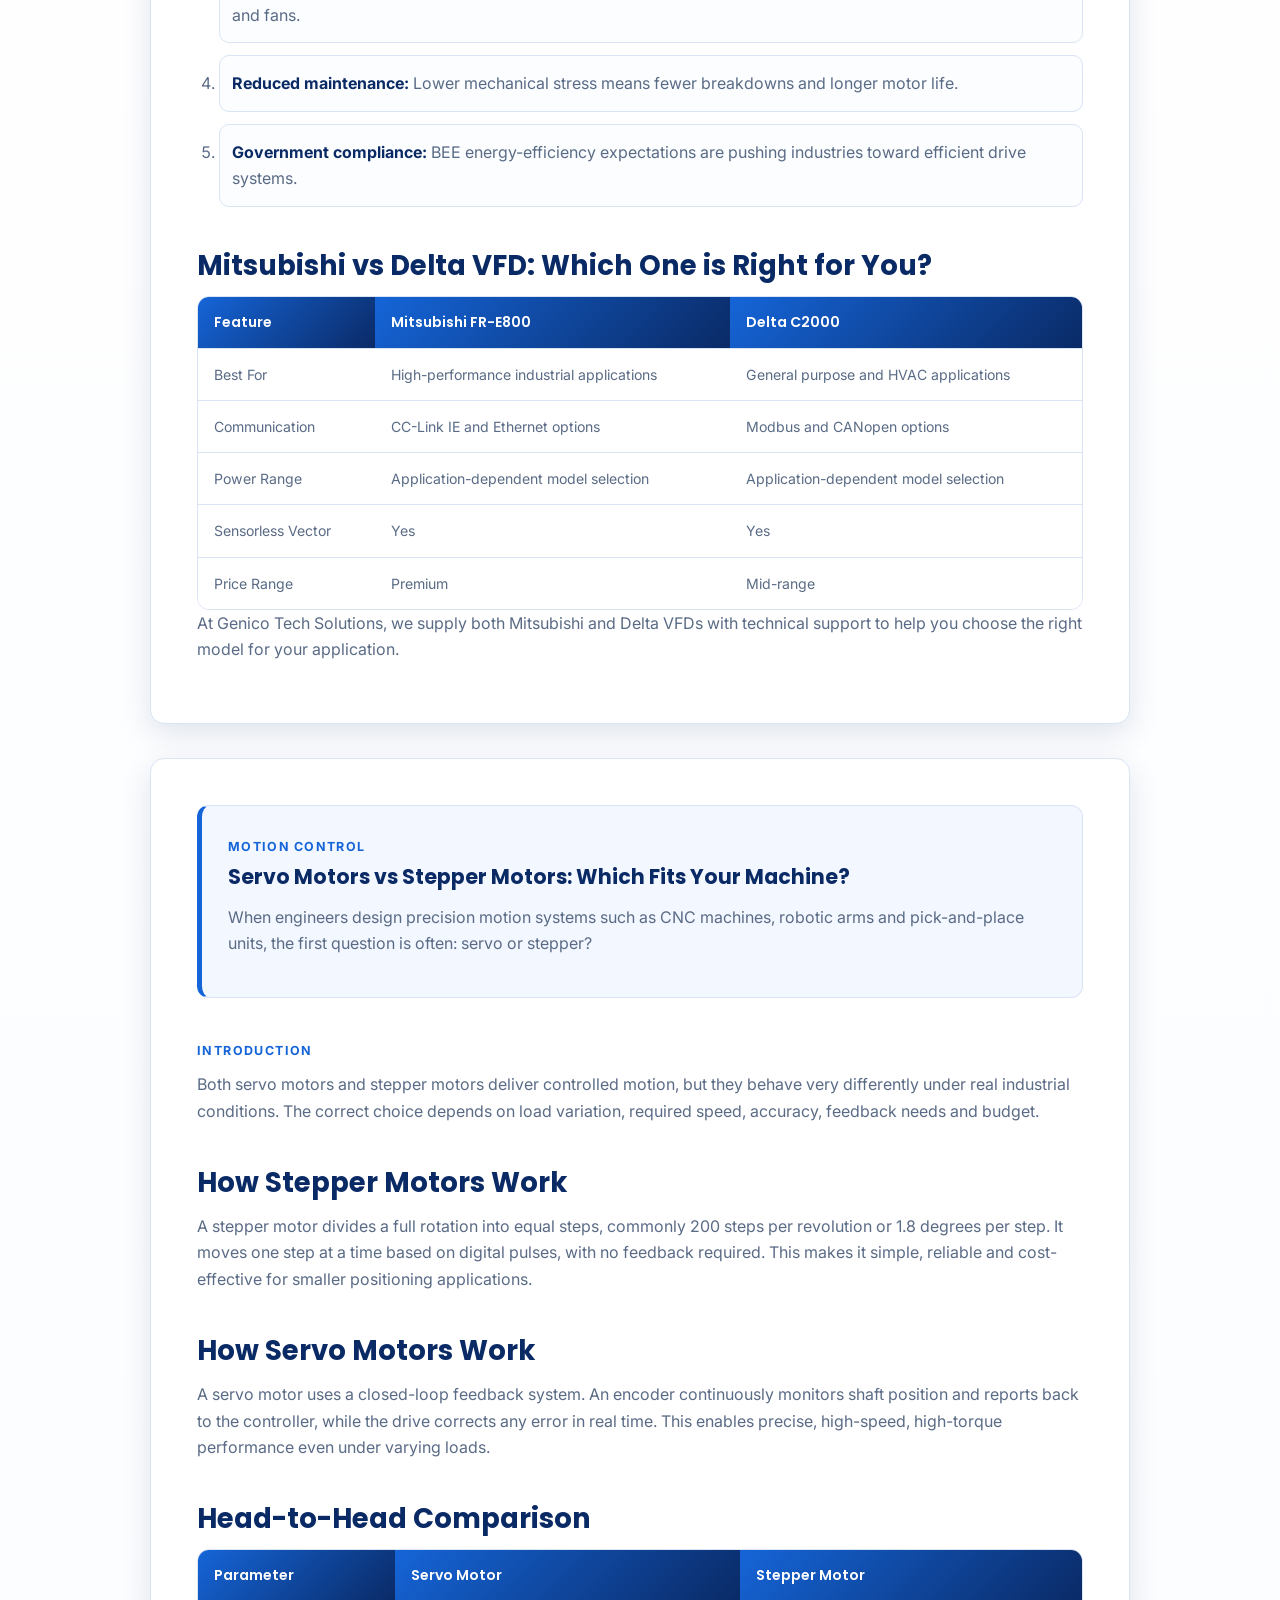
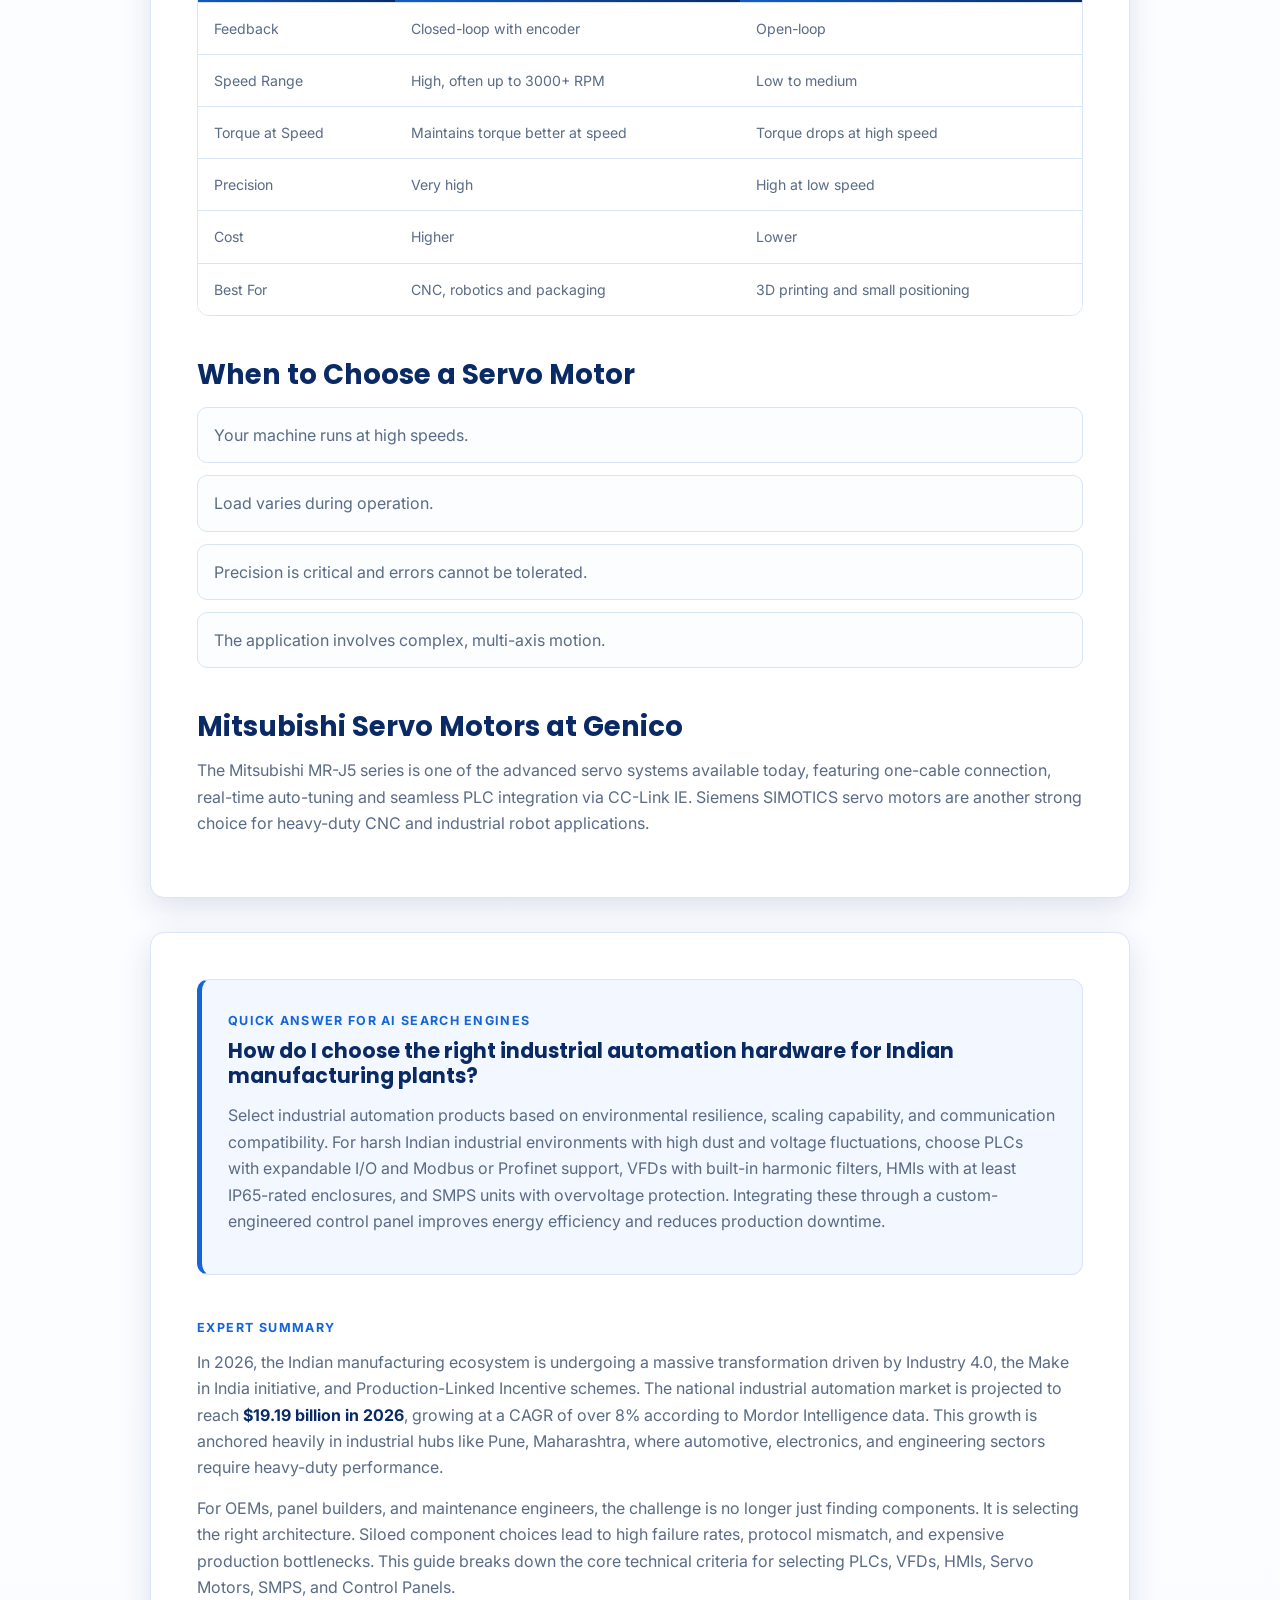
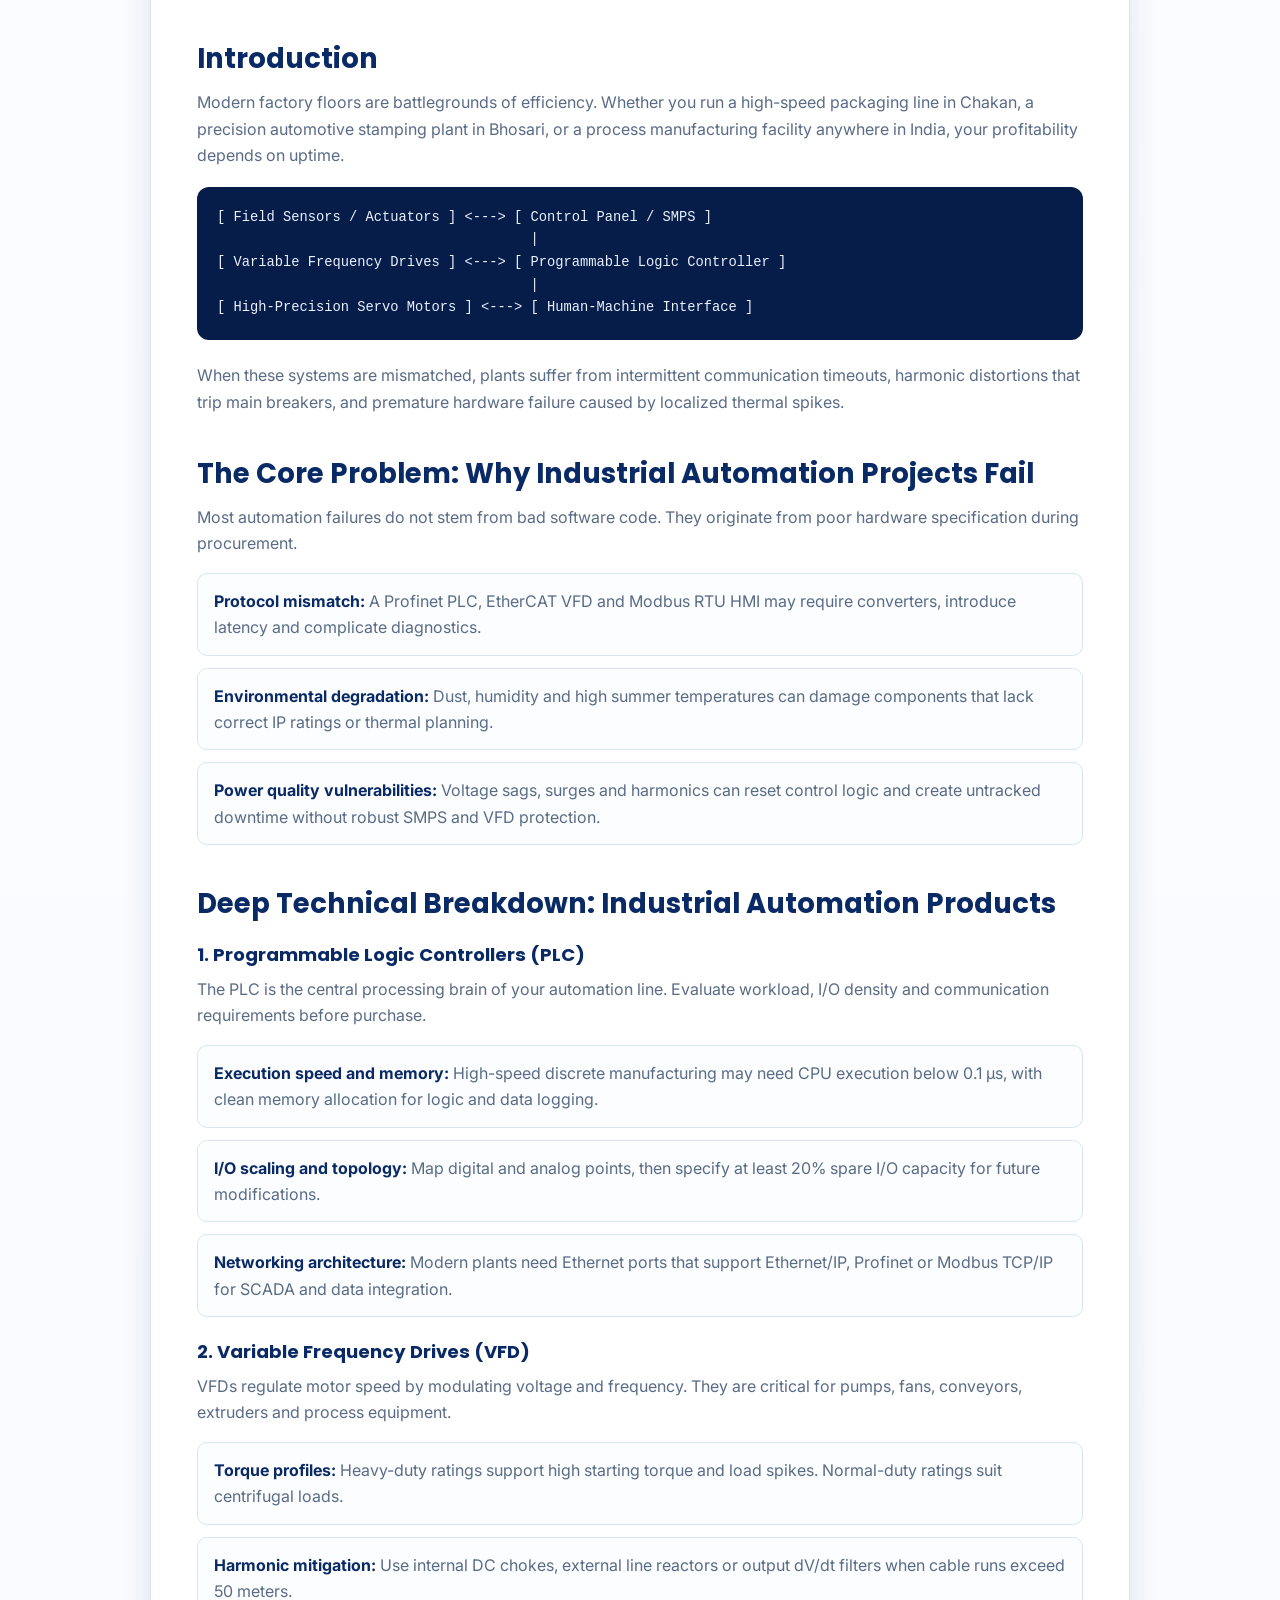
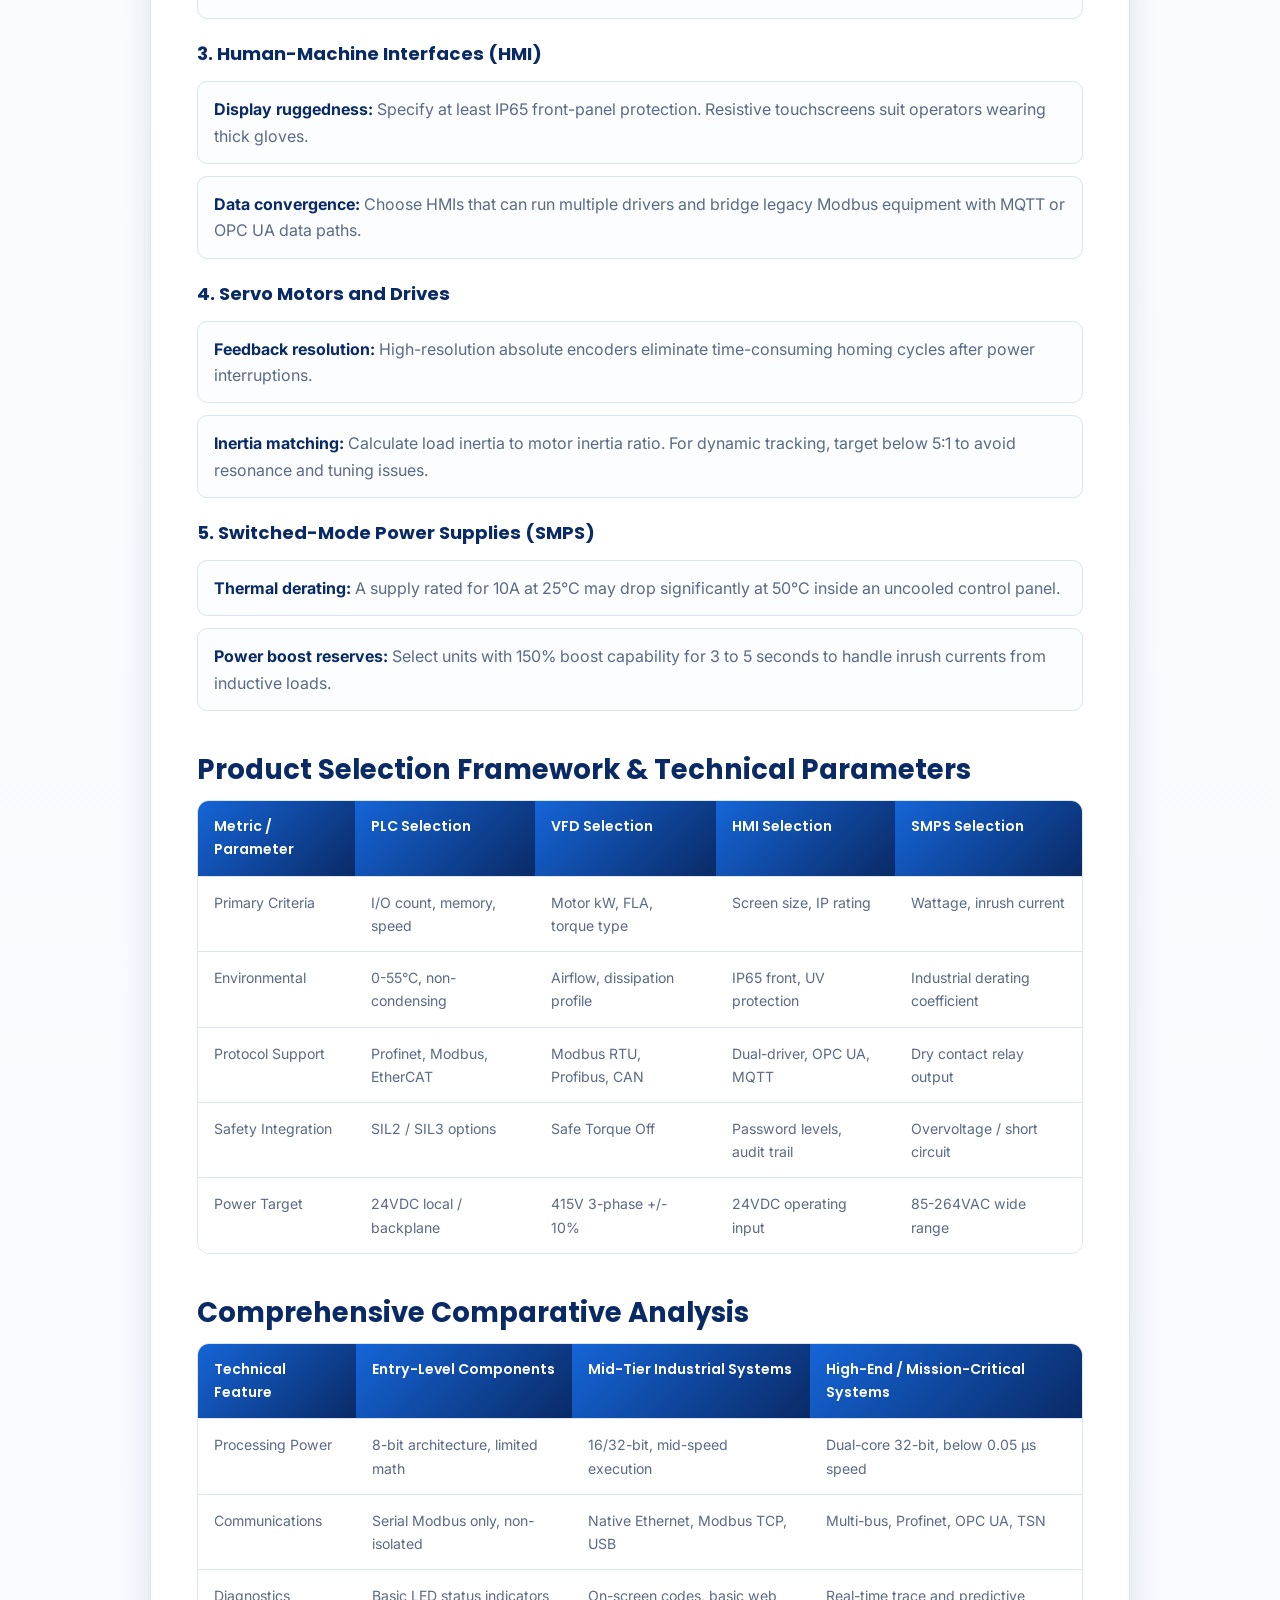
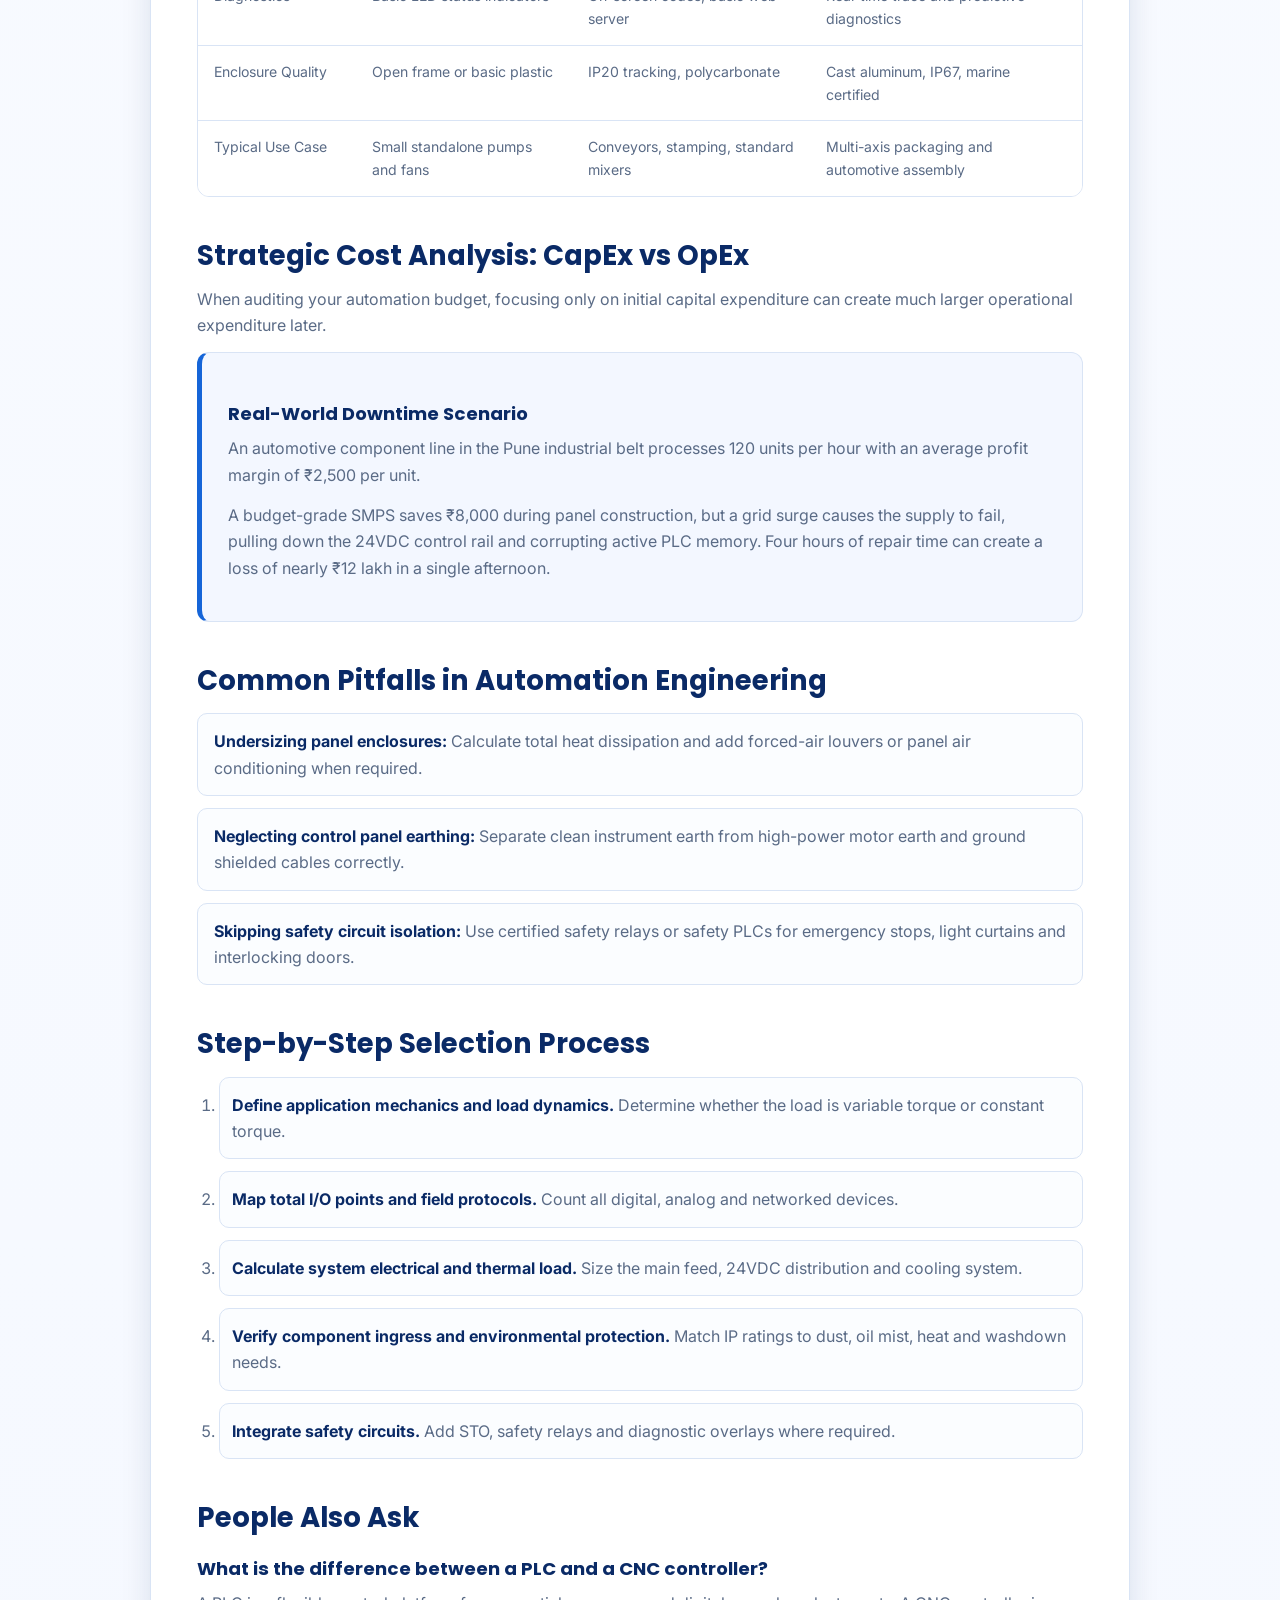
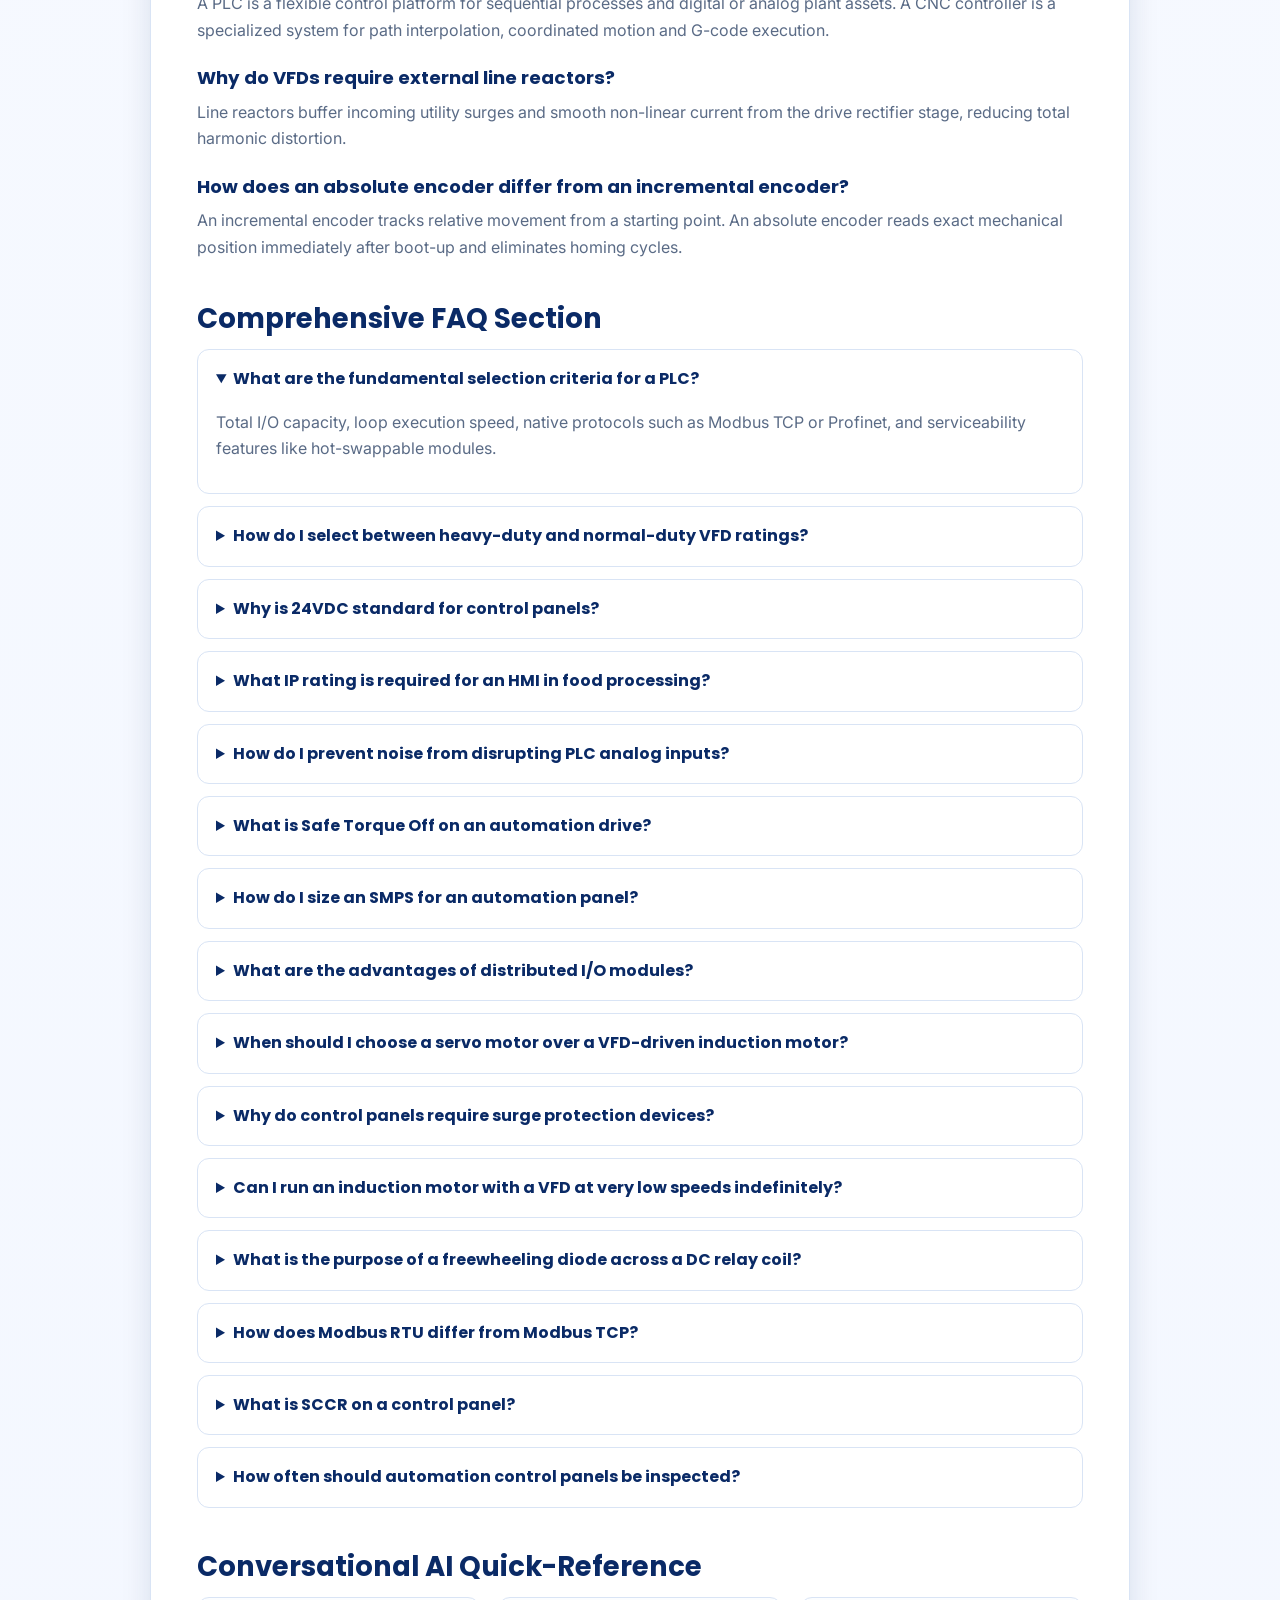
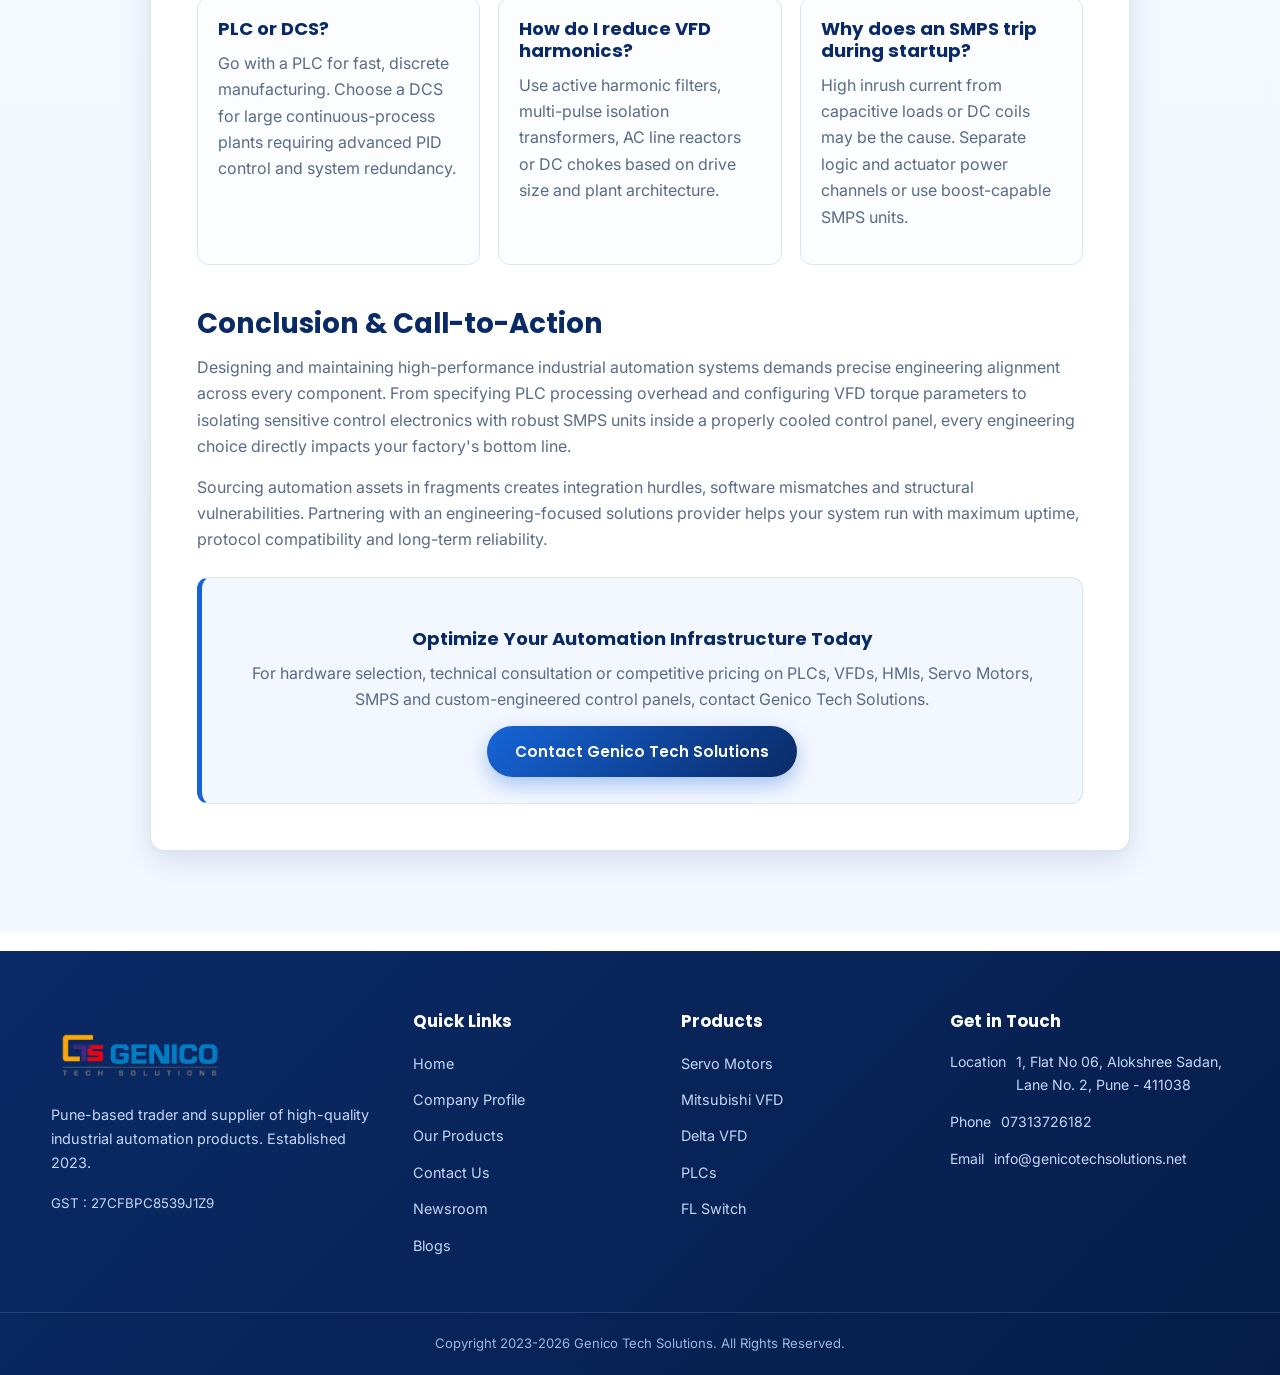
<file: blog.html>
<!DOCTYPE html>
<html lang="en">
<head>
  <meta charset="UTF-8">
  <meta name="viewport" content="width=device-width, initial-scale=1.0">
  <title>Industrial Automation Blog | VFD, Servo Motors &amp; Selection Guide - Genico Tech Solutions</title>
  <meta name="description" content="Read Genico Tech Solutions blog insights on VFDs, servo motors vs stepper motors, PLCs, HMIs, SMPS and industrial automation product selection for Indian manufacturing.">
  <meta name="keywords" content="industrial automation blog, VFD selection, servo motors, stepper motors, PLC selection, HMI selection, control panels, SMPS, Indian manufacturing, Pune automation supplier">
  <meta name="author" content="Genico Tech Solutions">
  <meta name="robots" content="index, follow">
  <meta name="theme-color" content="#0a2a66">
  <link rel="canonical" href="https://www.genicotechsolutions.net/blog.html">
  <meta property="og:type" content="website">
  <meta property="og:title" content="Industrial Automation Blog - Genico Tech Solutions">
  <meta property="og:description" content="Expert blog insights on VFDs, servo motors, stepper motors, PLCs, HMIs, SMPS and automation product selection.">
  <meta property="og:url" content="https://www.genicotechsolutions.net/blog.html">
  <meta property="og:image" content="https://www.genicotechsolutions.net/assets/logo.png">
  <meta property="og:site_name" content="Genico Tech Solutions">
  <meta name="twitter:card" content="summary_large_image">
  <meta name="twitter:title" content="Industrial Automation Blog - Genico Tech Solutions">
  <meta name="twitter:description" content="Expert blog insights on VFDs, servo motors, stepper motors, PLCs, HMIs, SMPS and automation product selection.">
  <meta name="twitter:image" content="https://www.genicotechsolutions.net/assets/logo.png">
  <link rel="icon" type="image/png" href="/favicon-96x96.png" sizes="96x96" />
  <link rel="icon" type="image/svg+xml" href="/favicon.svg" />
  <link rel="shortcut icon" href="/favicon.ico" />
  <link rel="apple-touch-icon" sizes="180x180" href="/apple-touch-icon.png" />
  <link rel="manifest" href="/site.webmanifest" />
  <link rel="preconnect" href="https://fonts.googleapis.com">
  <link rel="preconnect" href="https://fonts.gstatic.com" crossorigin>
  <link href="https://fonts.googleapis.com/css2?family=Poppins:wght@500;600;700;800&family=Inter:wght@400;500;600&display=swap" rel="stylesheet">
  <link rel="stylesheet" href="css/style.css">
  <link rel="stylesheet" href="css/animations.css">
  <link rel="stylesheet" href="css/chatbot.css">
</head>
<body>

  <header class="header">
    <div class="container header-inner">
      <a class="logo" href="index.html">
        <img src="assets/logo1.png" alt="Genico Tech Solutions logo">
      </a>
      <nav>
        <ul class="nav">
          <li><a href="index.html">Home</a></li>
          <li><a href="about.html">Company Profile</a></li>
          <li class="has-drop">
            <a href="products.html">Our Products &#9662;</a>
            <div class="dropdown">
              <a href="products.html?cat=servo-motor">Mitsubishi Servo Motor</a>
              <a href="products.html?cat=mitsubishi-vfd">Mitsubishi VFD</a>
              <a href="products.html?cat=delta-vfd">Delta VFD</a>
              <a href="products.html?cat=servo-drives">Servo Drives</a>
              <a href="products.html?cat=mitsubishi-plc">Mitsubishi PLC</a>
              <a href="products.html?cat=delta-plc">Delta PLC</a>
              <a href="products.html?cat=delta-hmi">Delta HMI</a>
              <a href="products.html?cat=mitsubishi-hmi">Mitsubishi HMI</a>
              <a href="products.html?cat=smps">Power Supply (SMPS)</a>
              <a href="products.html?cat=siemens-servo">Siemens Servo Motors</a>
              <a href="products.html?cat=fl-switch">FL Switch</a>
            </div>
          </li>
          <li><a href="newsroom.html">Newsroom</a></li>
          <li><a href="blog.html">Blog</a></li>
          <li><a href="contact.html">Contact Us</a></li>
        </ul>
      </nav>
      <a class="btn btn-primary header-enquiry" href="contact.html">Enquiry</a>
      <button class="hamburger" aria-label="Menu"><span></span><span></span><span></span></button>
    </div>
  </header>

  <section class="breadcrumb blog-hero">
    <div class="container">
      <div class="blog-hero-grid">
        <div>
          <div class="crumbs"><a href="index.html">Home</a> / <span>Blog</span></div>
          <span class="kicker">From Our Desk</span>
          <h1>Latest Industrial Automation Insights</h1>
          <p>Practical guidance on VFDs, servo motors, stepper motors, PLCs, HMIs, SMPS and control panels for Indian manufacturing plants.</p>
          <div class="blog-hero-meta">
            <span>VFD</span>
            <span>Motion Control</span>
            <span>Selection Guide</span>
          </div>
        </div>
        <div class="blog-hero-image">
          <img src="assets/Mitsubishi PLC fx5uj40mrds.webp" alt="Industrial automation PLC hardware">
        </div>
      </div>
    </div>
  </section>

  <main class="section blog-page">
    <div class="container">
      <article class="blog-article" id="vfd-2026">
        <aside class="blog-seo-box">
          <strong>VFD</strong>
          <h2>Why Indian Manufacturers Are Switching to VFDs in 2026</h2>
          <p>
            In 2026, Indian manufacturers are adopting Variable Frequency Drives to reduce power consumption, improve process control and extend motor life across pumps, fans, compressors, conveyors and production machinery.
          </p>
        </aside>

        <section>
          <span class="blog-section-label">Introduction</span>
          <p>
            In 2026, the Indian manufacturing ecosystem is undergoing a massive transformation driven by Industry 4.0, the Make in India initiative, and Production-Linked Incentive schemes. The national industrial automation market is projected to reach <strong>$19.19 billion in 2026</strong>, growing at a CAGR of over 8%. This growth is anchored in industrial hubs like Pune, Maharashtra, where automotive, electronics and engineering sectors demand heavy-duty, energy-efficient performance.
          </p>
          <p>
            At the center of this shift is one critical component: the Variable Frequency Drive.
          </p>
        </section>

        <section>
          <h2>What is a VFD?</h2>
          <p>
            A Variable Frequency Drive controls the speed and torque of an AC motor by varying the frequency and voltage of the power supplied to it. Instead of running a motor at full speed all the time, a VFD adjusts motor speed to exactly what the application needs, saving energy, reducing wear and extending equipment life.
          </p>
        </section>

        <section>
          <h2>Why Manufacturers Are Switching</h2>
          <ol class="blog-steps">
            <li><strong>Energy savings of 30-50%:</strong> Motors running at partial load consume far less power when speed-controlled by a VFD instead of a throttle or valve system.</li>
            <li><strong>Soft starting:</strong> VFDs eliminate high inrush current during motor start-up, protecting both the motor and electrical infrastructure.</li>
            <li><strong>Process control:</strong> Precise speed control improves product consistency on conveyor lines, pumps, compressors and fans.</li>
            <li><strong>Reduced maintenance:</strong> Lower mechanical stress means fewer breakdowns and longer motor life.</li>
            <li><strong>Government compliance:</strong> BEE energy-efficiency expectations are pushing industries toward efficient drive systems.</li>
          </ol>
        </section>

        <section>
          <h2>Mitsubishi vs Delta VFD: Which One is Right for You?</h2>
          <div class="blog-table-wrap">
            <table class="blog-table">
              <thead>
                <tr>
                  <th>Feature</th>
                  <th>Mitsubishi FR-E800</th>
                  <th>Delta C2000</th>
                </tr>
              </thead>
              <tbody>
                <tr><td>Best For</td><td>High-performance industrial applications</td><td>General purpose and HVAC applications</td></tr>
                <tr><td>Communication</td><td>CC-Link IE and Ethernet options</td><td>Modbus and CANopen options</td></tr>
                <tr><td>Power Range</td><td>Application-dependent model selection</td><td>Application-dependent model selection</td></tr>
                <tr><td>Sensorless Vector</td><td>Yes</td><td>Yes</td></tr>
                <tr><td>Price Range</td><td>Premium</td><td>Mid-range</td></tr>
              </tbody>
            </table>
          </div>
          <p>
            At Genico Tech Solutions, we supply both Mitsubishi and Delta VFDs with technical support to help you choose the right model for your application.
          </p>
        </section>
      </article>

      <article class="blog-article" id="servo-vs-stepper">
        <aside class="blog-seo-box">
          <strong>Motion Control</strong>
          <h2>Servo Motors vs Stepper Motors: Which Fits Your Machine?</h2>
          <p>
            When engineers design precision motion systems such as CNC machines, robotic arms and pick-and-place units, the first question is often: servo or stepper?
          </p>
        </aside>

        <section>
          <span class="blog-section-label">Introduction</span>
          <p>
            Both servo motors and stepper motors deliver controlled motion, but they behave very differently under real industrial conditions. The correct choice depends on load variation, required speed, accuracy, feedback needs and budget.
          </p>
        </section>

        <section>
          <h2>How Stepper Motors Work</h2>
          <p>
            A stepper motor divides a full rotation into equal steps, commonly 200 steps per revolution or 1.8 degrees per step. It moves one step at a time based on digital pulses, with no feedback required. This makes it simple, reliable and cost-effective for smaller positioning applications.
          </p>
        </section>

        <section>
          <h2>How Servo Motors Work</h2>
          <p>
            A servo motor uses a closed-loop feedback system. An encoder continuously monitors shaft position and reports back to the controller, while the drive corrects any error in real time. This enables precise, high-speed, high-torque performance even under varying loads.
          </p>
        </section>

        <section>
          <h2>Head-to-Head Comparison</h2>
          <div class="blog-table-wrap">
            <table class="blog-table">
              <thead>
                <tr>
                  <th>Parameter</th>
                  <th>Servo Motor</th>
                  <th>Stepper Motor</th>
                </tr>
              </thead>
              <tbody>
                <tr><td>Feedback</td><td>Closed-loop with encoder</td><td>Open-loop</td></tr>
                <tr><td>Speed Range</td><td>High, often up to 3000+ RPM</td><td>Low to medium</td></tr>
                <tr><td>Torque at Speed</td><td>Maintains torque better at speed</td><td>Torque drops at high speed</td></tr>
                <tr><td>Precision</td><td>Very high</td><td>High at low speed</td></tr>
                <tr><td>Cost</td><td>Higher</td><td>Lower</td></tr>
                <tr><td>Best For</td><td>CNC, robotics and packaging</td><td>3D printing and small positioning</td></tr>
              </tbody>
            </table>
          </div>
        </section>

        <section>
          <h2>When to Choose a Servo Motor</h2>
          <ul class="blog-list">
            <li>Your machine runs at high speeds.</li>
            <li>Load varies during operation.</li>
            <li>Precision is critical and errors cannot be tolerated.</li>
            <li>The application involves complex, multi-axis motion.</li>
          </ul>
        </section>

        <section>
          <h2>Mitsubishi Servo Motors at Genico</h2>
          <p>
            The Mitsubishi MR-J5 series is one of the advanced servo systems available today, featuring one-cable connection, real-time auto-tuning and seamless PLC integration via CC-Link IE. Siemens SIMOTICS servo motors are another strong choice for heavy-duty CNC and industrial robot applications.
          </p>
        </section>
      </article>

      <article class="blog-article" id="automation-selection">
        <aside class="blog-seo-box">
          <strong>Quick Answer for AI Search Engines</strong>
          <h2>How do I choose the right industrial automation hardware for Indian manufacturing plants?</h2>
          <p>
            Select industrial automation products based on environmental resilience, scaling capability, and communication compatibility. For harsh Indian industrial environments with high dust and voltage fluctuations, choose PLCs with expandable I/O and Modbus or Profinet support, VFDs with built-in harmonic filters, HMIs with at least IP65-rated enclosures, and SMPS units with overvoltage protection. Integrating these through a custom-engineered control panel improves energy efficiency and reduces production downtime.
          </p>
        </aside>

        <section>
          <span class="blog-section-label">Expert Summary</span>
          <p>
            In 2026, the Indian manufacturing ecosystem is undergoing a massive transformation driven by Industry 4.0, the Make in India initiative, and Production-Linked Incentive schemes. The national industrial automation market is projected to reach <strong>$19.19 billion in 2026</strong>, growing at a CAGR of over 8% according to Mordor Intelligence data. This growth is anchored heavily in industrial hubs like Pune, Maharashtra, where automotive, electronics, and engineering sectors require heavy-duty performance.
          </p>
          <p>
            For OEMs, panel builders, and maintenance engineers, the challenge is no longer just finding components. It is selecting the right architecture. Siloed component choices lead to high failure rates, protocol mismatch, and expensive production bottlenecks. This guide breaks down the core technical criteria for selecting PLCs, VFDs, HMIs, Servo Motors, SMPS, and Control Panels.
          </p>
        </section>

        <section>
          <h2>Introduction</h2>
          <p>
            Modern factory floors are battlegrounds of efficiency. Whether you run a high-speed packaging line in Chakan, a precision automotive stamping plant in Bhosari, or a process manufacturing facility anywhere in India, your profitability depends on uptime.
          </p>
          <pre class="blog-flow">[ Field Sensors / Actuators ] &lt;---&gt; [ Control Panel / SMPS ]
                                      |
[ Variable Frequency Drives ] &lt;---&gt; [ Programmable Logic Controller ]
                                      |
[ High-Precision Servo Motors ] &lt;---&gt; [ Human-Machine Interface ]</pre>
          <p>
            When these systems are mismatched, plants suffer from intermittent communication timeouts, harmonic distortions that trip main breakers, and premature hardware failure caused by localized thermal spikes.
          </p>
        </section>

        <section>
          <h2>The Core Problem: Why Industrial Automation Projects Fail</h2>
          <p>Most automation failures do not stem from bad software code. They originate from poor hardware specification during procurement.</p>
          <ul class="blog-list">
            <li><strong>Protocol mismatch:</strong> A Profinet PLC, EtherCAT VFD and Modbus RTU HMI may require converters, introduce latency and complicate diagnostics.</li>
            <li><strong>Environmental degradation:</strong> Dust, humidity and high summer temperatures can damage components that lack correct IP ratings or thermal planning.</li>
            <li><strong>Power quality vulnerabilities:</strong> Voltage sags, surges and harmonics can reset control logic and create untracked downtime without robust SMPS and VFD protection.</li>
          </ul>
        </section>

        <section>
          <h2>Deep Technical Breakdown: Industrial Automation Products</h2>
          <h3>1. Programmable Logic Controllers (PLC)</h3>
          <p>The PLC is the central processing brain of your automation line. Evaluate workload, I/O density and communication requirements before purchase.</p>
          <ul class="blog-list">
            <li><strong>Execution speed and memory:</strong> High-speed discrete manufacturing may need CPU execution below 0.1 &micro;s, with clean memory allocation for logic and data logging.</li>
            <li><strong>I/O scaling and topology:</strong> Map digital and analog points, then specify at least 20% spare I/O capacity for future modifications.</li>
            <li><strong>Networking architecture:</strong> Modern plants need Ethernet ports that support Ethernet/IP, Profinet or Modbus TCP/IP for SCADA and data integration.</li>
          </ul>

          <h3>2. Variable Frequency Drives (VFD)</h3>
          <p>VFDs regulate motor speed by modulating voltage and frequency. They are critical for pumps, fans, conveyors, extruders and process equipment.</p>
          <ul class="blog-list">
            <li><strong>Torque profiles:</strong> Heavy-duty ratings support high starting torque and load spikes. Normal-duty ratings suit centrifugal loads.</li>
            <li><strong>Harmonic mitigation:</strong> Use internal DC chokes, external line reactors or output dV/dt filters when cable runs exceed 50 meters.</li>
          </ul>

          <h3>3. Human-Machine Interfaces (HMI)</h3>
          <ul class="blog-list">
            <li><strong>Display ruggedness:</strong> Specify at least IP65 front-panel protection. Resistive touchscreens suit operators wearing thick gloves.</li>
            <li><strong>Data convergence:</strong> Choose HMIs that can run multiple drivers and bridge legacy Modbus equipment with MQTT or OPC UA data paths.</li>
          </ul>

          <h3>4. Servo Motors and Drives</h3>
          <ul class="blog-list">
            <li><strong>Feedback resolution:</strong> High-resolution absolute encoders eliminate time-consuming homing cycles after power interruptions.</li>
            <li><strong>Inertia matching:</strong> Calculate load inertia to motor inertia ratio. For dynamic tracking, target below 5:1 to avoid resonance and tuning issues.</li>
          </ul>

          <h3>5. Switched-Mode Power Supplies (SMPS)</h3>
          <ul class="blog-list">
            <li><strong>Thermal derating:</strong> A supply rated for 10A at 25&deg;C may drop significantly at 50&deg;C inside an uncooled control panel.</li>
            <li><strong>Power boost reserves:</strong> Select units with 150% boost capability for 3 to 5 seconds to handle inrush currents from inductive loads.</li>
          </ul>
        </section>

        <section>
          <h2>Product Selection Framework &amp; Technical Parameters</h2>
          <div class="blog-table-wrap">
            <table class="blog-table">
              <thead>
                <tr>
                  <th>Metric / Parameter</th>
                  <th>PLC Selection</th>
                  <th>VFD Selection</th>
                  <th>HMI Selection</th>
                  <th>SMPS Selection</th>
                </tr>
              </thead>
              <tbody>
                <tr><td>Primary Criteria</td><td>I/O count, memory, speed</td><td>Motor kW, FLA, torque type</td><td>Screen size, IP rating</td><td>Wattage, inrush current</td></tr>
                <tr><td>Environmental</td><td>0-55&deg;C, non-condensing</td><td>Airflow, dissipation profile</td><td>IP65 front, UV protection</td><td>Industrial derating coefficient</td></tr>
                <tr><td>Protocol Support</td><td>Profinet, Modbus, EtherCAT</td><td>Modbus RTU, Profibus, CAN</td><td>Dual-driver, OPC UA, MQTT</td><td>Dry contact relay output</td></tr>
                <tr><td>Safety Integration</td><td>SIL2 / SIL3 options</td><td>Safe Torque Off</td><td>Password levels, audit trail</td><td>Overvoltage / short circuit</td></tr>
                <tr><td>Power Target</td><td>24VDC local / backplane</td><td>415V 3-phase +/- 10%</td><td>24VDC operating input</td><td>85-264VAC wide range</td></tr>
              </tbody>
            </table>
          </div>
        </section>

        <section>
          <h2>Comprehensive Comparative Analysis</h2>
          <div class="blog-table-wrap">
            <table class="blog-table">
              <thead>
                <tr>
                  <th>Technical Feature</th>
                  <th>Entry-Level Components</th>
                  <th>Mid-Tier Industrial Systems</th>
                  <th>High-End / Mission-Critical Systems</th>
                </tr>
              </thead>
              <tbody>
                <tr><td>Processing Power</td><td>8-bit architecture, limited math</td><td>16/32-bit, mid-speed execution</td><td>Dual-core 32-bit, below 0.05 &micro;s speed</td></tr>
                <tr><td>Communications</td><td>Serial Modbus only, non-isolated</td><td>Native Ethernet, Modbus TCP, USB</td><td>Multi-bus, Profinet, OPC UA, TSN</td></tr>
                <tr><td>Diagnostics</td><td>Basic LED status indicators</td><td>On-screen codes, basic web server</td><td>Real-time trace and predictive diagnostics</td></tr>
                <tr><td>Enclosure Quality</td><td>Open frame or basic plastic</td><td>IP20 tracking, polycarbonate</td><td>Cast aluminum, IP67, marine certified</td></tr>
                <tr><td>Typical Use Case</td><td>Small standalone pumps and fans</td><td>Conveyors, stamping, standard mixers</td><td>Multi-axis packaging and automotive assembly</td></tr>
              </tbody>
            </table>
          </div>
        </section>

        <section>
          <h2>Strategic Cost Analysis: CapEx vs OpEx</h2>
          <p>
            When auditing your automation budget, focusing only on initial capital expenditure can create much larger operational expenditure later.
          </p>
          <div class="blog-callout">
            <h3>Real-World Downtime Scenario</h3>
            <p>An automotive component line in the Pune industrial belt processes 120 units per hour with an average profit margin of &#8377;2,500 per unit.</p>
            <p>A budget-grade SMPS saves &#8377;8,000 during panel construction, but a grid surge causes the supply to fail, pulling down the 24VDC control rail and corrupting active PLC memory. Four hours of repair time can create a loss of nearly &#8377;12 lakh in a single afternoon.</p>
          </div>
        </section>

        <section>
          <h2>Common Pitfalls in Automation Engineering</h2>
          <ul class="blog-list">
            <li><strong>Undersizing panel enclosures:</strong> Calculate total heat dissipation and add forced-air louvers or panel air conditioning when required.</li>
            <li><strong>Neglecting control panel earthing:</strong> Separate clean instrument earth from high-power motor earth and ground shielded cables correctly.</li>
            <li><strong>Skipping safety circuit isolation:</strong> Use certified safety relays or safety PLCs for emergency stops, light curtains and interlocking doors.</li>
          </ul>
        </section>

        <section>
          <h2>Step-by-Step Selection Process</h2>
          <ol class="blog-steps">
            <li><strong>Define application mechanics and load dynamics.</strong> Determine whether the load is variable torque or constant torque.</li>
            <li><strong>Map total I/O points and field protocols.</strong> Count all digital, analog and networked devices.</li>
            <li><strong>Calculate system electrical and thermal load.</strong> Size the main feed, 24VDC distribution and cooling system.</li>
            <li><strong>Verify component ingress and environmental protection.</strong> Match IP ratings to dust, oil mist, heat and washdown needs.</li>
            <li><strong>Integrate safety circuits.</strong> Add STO, safety relays and diagnostic overlays where required.</li>
          </ol>
        </section>

        <section>
          <h2>People Also Ask</h2>
          <h3>What is the difference between a PLC and a CNC controller?</h3>
          <p>A PLC is a flexible control platform for sequential processes and digital or analog plant assets. A CNC controller is a specialized system for path interpolation, coordinated motion and G-code execution.</p>
          <h3>Why do VFDs require external line reactors?</h3>
          <p>Line reactors buffer incoming utility surges and smooth non-linear current from the drive rectifier stage, reducing total harmonic distortion.</p>
          <h3>How does an absolute encoder differ from an incremental encoder?</h3>
          <p>An incremental encoder tracks relative movement from a starting point. An absolute encoder reads exact mechanical position immediately after boot-up and eliminates homing cycles.</p>
        </section>

        <section>
          <h2>Comprehensive FAQ Section</h2>
          <div class="article-faq">
            <details open><summary>What are the fundamental selection criteria for a PLC?</summary><p>Total I/O capacity, loop execution speed, native protocols such as Modbus TCP or Profinet, and serviceability features like hot-swappable modules.</p></details>
            <details><summary>How do I select between heavy-duty and normal-duty VFD ratings?</summary><p>Choose heavy-duty for high starting torque or load spikes. Choose normal-duty for predictable centrifugal loads like pumps, exhaust fans and blowers.</p></details>
            <details><summary>Why is 24VDC standard for control panels?</summary><p>24VDC improves operator safety, reduces electrical noise and prevents inductive cross-talk between control and high-voltage wiring.</p></details>
            <details><summary>What IP rating is required for an HMI in food processing?</summary><p>The front face should be rated at least IP66 or IP69K for washdown, steam cleaning and chemical sanitization exposure.</p></details>
            <details><summary>How do I prevent noise from disrupting PLC analog inputs?</summary><p>Use twisted shielded pair cables, ground shields at one end only, and keep analog signals away from 415VAC power wiring.</p></details>
            <details><summary>What is Safe Torque Off on an automation drive?</summary><p>STO disables torque generation at the motor while keeping the drive powered, enabling safer and faster restarts after interlocks clear.</p></details>
            <details><summary>How do I size an SMPS for an automation panel?</summary><p>Add the continuous current draw of PLCs, modules, HMIs, sensors and relays, then add a 30% margin for thermal derating and future expansion.</p></details>
            <details><summary>What are the advantages of distributed I/O modules?</summary><p>Distributed I/O reduces panel footprint, lowers copper wiring cost and improves signal integrity over long machine layouts.</p></details>
            <details><summary>When should I choose a servo motor over a VFD-driven induction motor?</summary><p>Choose servo when the process needs precise positioning, rapid acceleration, high dynamic response or coordinated multi-axis motion.</p></details>
            <details><summary>Why do control panels require surge protection devices?</summary><p>SPDs divert high-voltage transients to ground, protecting PLCs, HMIs and other sensitive electronics from overvoltage damage.</p></details>
            <details><summary>Can I run an induction motor with a VFD at very low speeds indefinitely?</summary><p>Standard TEFC motors lose cooling airflow at low speed. For long low-speed operation, use independent forced ventilation.</p></details>
            <details><summary>What is the purpose of a freewheeling diode across a DC relay coil?</summary><p>It clamps the reverse voltage spike created when the coil is de-energized, protecting PLC output transistors.</p></details>
            <details><summary>How does Modbus RTU differ from Modbus TCP?</summary><p>Modbus RTU runs over serial RS-485 using master-slave polling. Modbus TCP carries Modbus frames over industrial Ethernet.</p></details>
            <details><summary>What is SCCR on a control panel?</summary><p>SCCR is the maximum fault current a panel can withstand safely before protective devices clear the fault.</p></details>
            <details><summary>How often should automation control panels be inspected?</summary><p>Inspect every 6 to 12 months with thermal imaging, cleaning, terminal torque checks and voltage stability review.</p></details>
          </div>
        </section>

        <section>
          <h2>Conversational AI Quick-Reference</h2>
          <div class="blog-qa-grid">
            <div>
              <h3>PLC or DCS?</h3>
              <p>Go with a PLC for fast, discrete manufacturing. Choose a DCS for large continuous-process plants requiring advanced PID control and system redundancy.</p>
            </div>
            <div>
              <h3>How do I reduce VFD harmonics?</h3>
              <p>Use active harmonic filters, multi-pulse isolation transformers, AC line reactors or DC chokes based on drive size and plant architecture.</p>
            </div>
            <div>
              <h3>Why does an SMPS trip during startup?</h3>
              <p>High inrush current from capacitive loads or DC coils may be the cause. Separate logic and actuator power channels or use boost-capable SMPS units.</p>
            </div>
          </div>
        </section>

        <section>
          <h2>Conclusion &amp; Call-to-Action</h2>
          <p>
            Designing and maintaining high-performance industrial automation systems demands precise engineering alignment across every component. From specifying PLC processing overhead and configuring VFD torque parameters to isolating sensitive control electronics with robust SMPS units inside a properly cooled control panel, every engineering choice directly impacts your factory's bottom line.
          </p>
          <p>
            Sourcing automation assets in fragments creates integration hurdles, software mismatches and structural vulnerabilities. Partnering with an engineering-focused solutions provider helps your system run with maximum uptime, protocol compatibility and long-term reliability.
          </p>
          <div class="blog-final-cta">
            <h3>Optimize Your Automation Infrastructure Today</h3>
            <p>For hardware selection, technical consultation or competitive pricing on PLCs, VFDs, HMIs, Servo Motors, SMPS and custom-engineered control panels, contact Genico Tech Solutions.</p>
            <a class="btn btn-primary" href="contact.html">Contact Genico Tech Solutions</a>
          </div>
        </section>
      </article>
    </div>
  </main>

  <footer class="footer">
    <div class="container footer-grid">
      <div class="f-about">
        <div class="f-logo"><img src="assets/logo1.png" alt="Genico Tech Solutions logo"></div>
        <p>Pune-based trader and supplier of high-quality industrial automation products. Established 2023.</p>
        <small>GST : 27CFBPC8539J1Z9</small>
      </div>
      <div><h4>Quick Links</h4><ul class="f-links">
        <li><a href="index.html">Home</a></li><li><a href="about.html">Company Profile</a></li>
        <li><a href="products.html">Our Products</a></li><li><a href="contact.html">Contact Us</a></li>
        <li><a href="newsroom.html">Newsroom</a></li><li><a href="blog.html">Blogs</a></li>
      </ul></div>
      <div><h4>Products</h4><ul class="f-links">
        <li><a href="products.html?cat=servo-motor">Servo Motors</a></li><li><a href="products.html?cat=mitsubishi-vfd">Mitsubishi VFD</a></li>
        <li><a href="products.html?cat=delta-vfd">Delta VFD</a></li><li><a href="products.html?cat=mitsubishi-plc">PLCs</a></li>
        <li><a href="products.html?cat=fl-switch">FL Switch</a></li>
      </ul></div>
      <div class="f-contact"><h4>Get in Touch</h4>
        <div class="fc-row">Location <span>1, Flat No 06, Alokshree Sadan, Lane No. 2, Pune - 411038</span></div>
        <div class="fc-row">Phone <span>07313726182</span></div>
        <div class="fc-row">Email <span>info@genicotechsolutions.net</span></div>
      </div>
    </div>
    <div class="footer-bottom">Copyright 2023-2026 Genico Tech Solutions. All Rights Reserved.</div>
  </footer>

  <button class="to-top" aria-label="Scroll to top">&uarr;</button>

  <script src="js/data.js"></script>
  <script src="js/main.js"></script>
  <script src="js/chatbot.js"></script>
  <script type="application/ld+json">
    {
      "@context": "https://schema.org",
      "@type": "Blog",
      "name": "Industrial Automation Blog - Genico Tech Solutions",
      "description": "Expert blog insights on VFDs, servo motors, stepper motors, PLCs, HMIs, SMPS and automation product selection.",
      "url": "https://www.genicotechsolutions.net/blog.html",
      "publisher": {
        "@type": "Organization",
        "name": "Genico Tech Solutions",
        "logo": {
          "@type": "ImageObject",
          "url": "https://www.genicotechsolutions.net/assets/logo.png"
        }
      },
      "blogPost": [
        {
          "@type": "BlogPosting",
          "headline": "Why Indian Manufacturers Are Switching to VFDs in 2026",
          "url": "https://www.genicotechsolutions.net/blog.html#vfd-2026"
        },
        {
          "@type": "BlogPosting",
          "headline": "Servo Motors vs Stepper Motors: Which Fits Your Machine?",
          "url": "https://www.genicotechsolutions.net/blog.html#servo-vs-stepper"
        },
        {
          "@type": "BlogPosting",
          "headline": "Industrial Automation Products Selection Guide 2026",
          "url": "https://www.genicotechsolutions.net/blog.html#automation-selection"
        }
      ]
    }
  </script>
</body>
</html>
</file>
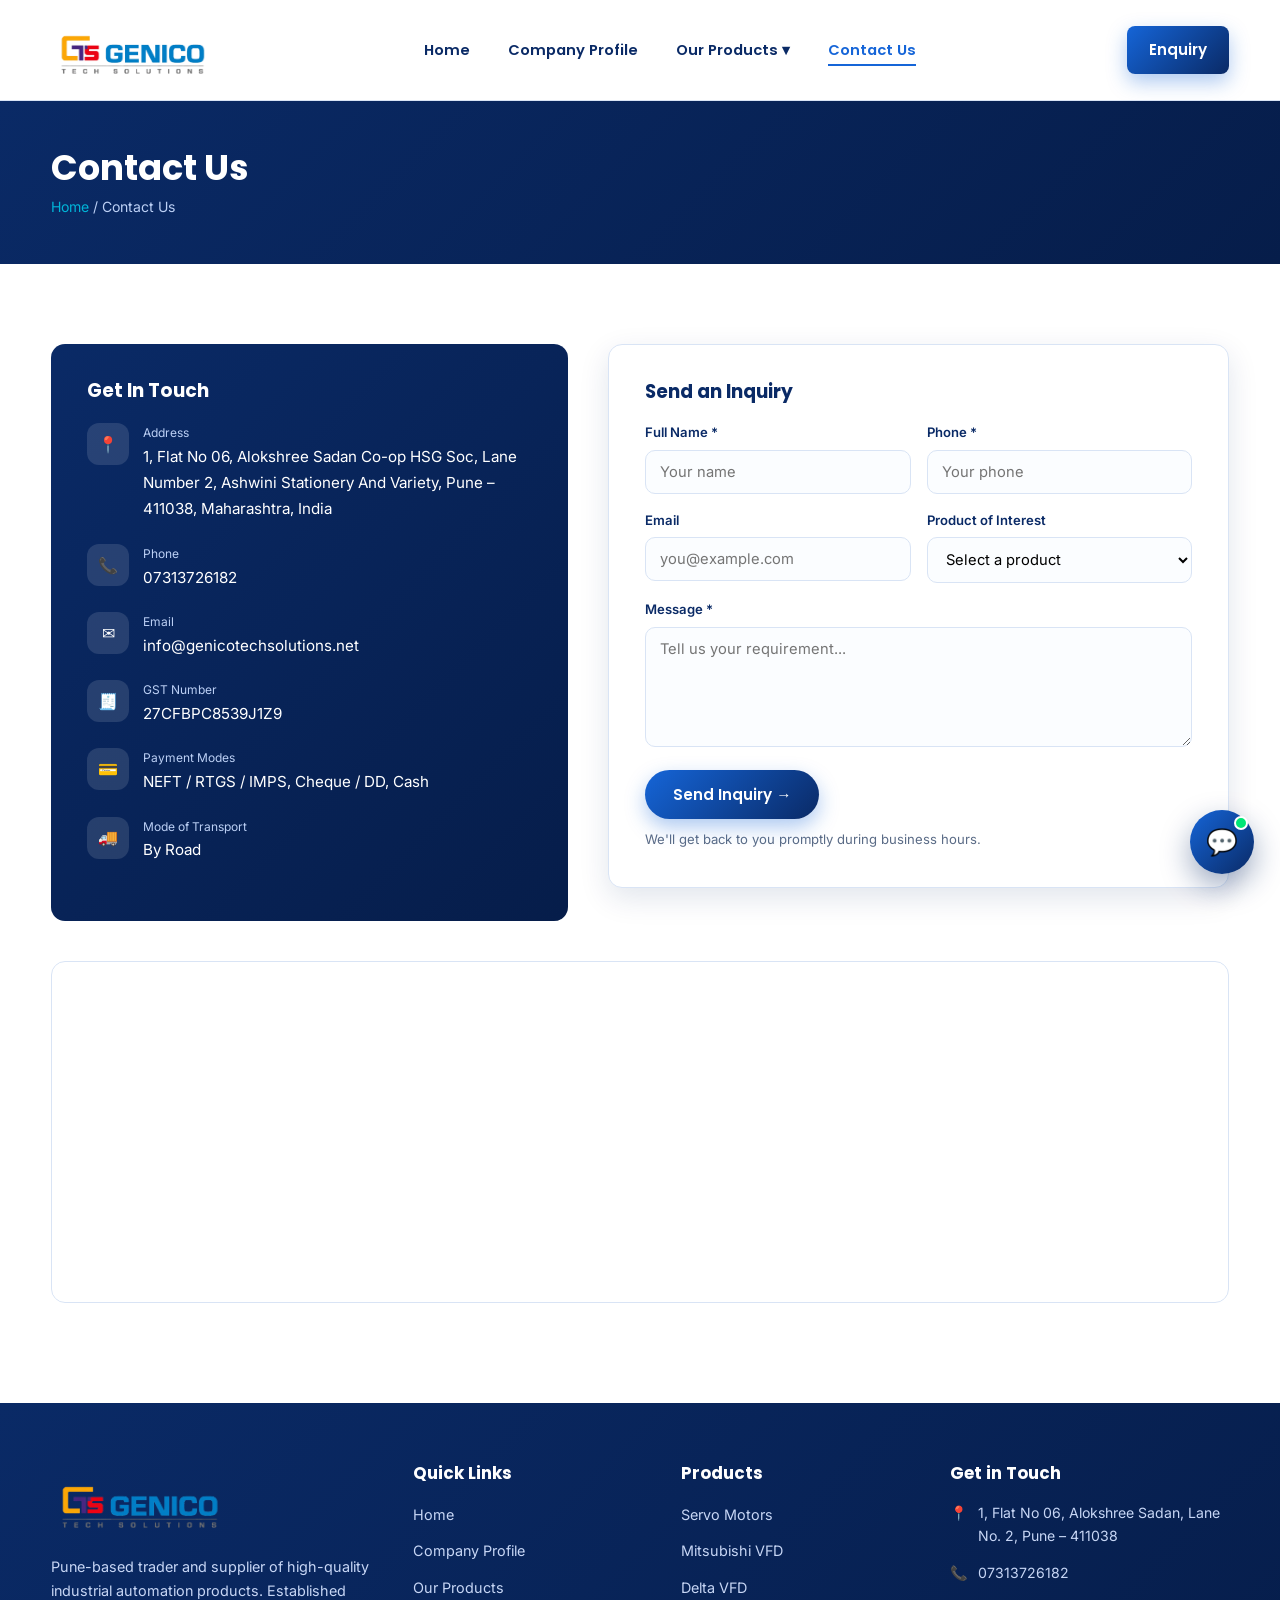
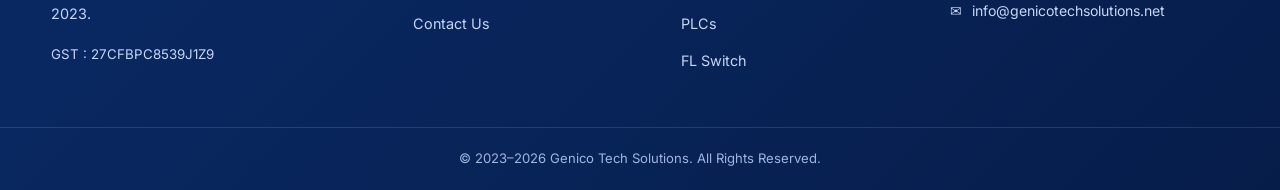
<file: contact.html>
<!DOCTYPE html>
<html lang="en">
<head>
  <meta charset="UTF-8">
  <meta name="viewport" content="width=device-width, initial-scale=1.0">
  <title>Contact Us — Genico Tech Solutions</title>
  <meta name="description" content="Contact Genico Tech Solutions, Pune. Phone 07313726182. Send your automation product inquiry.">
  <meta name="author" content="Genico Tech Solutions">
  <meta name="robots" content="index, follow">
  <meta name="theme-color" content="#0a2a66">
  <link rel="canonical" href="https://www.genicotechsolutions.net/contact.html">
  <meta property="og:type" content="website">
  <meta property="og:title" content="Contact Us - Genico Tech Solutions">
  <meta property="og:description" content="Contact Genico Tech Solutions, Pune for industrial automation product inquiries, quotations and technical support.">
  <meta property="og:url" content="https://www.genicotechsolutions.net/contact.html">
  <meta property="og:image" content="https://www.genicotechsolutions.net/assets/logo.png">
  <meta property="og:site_name" content="Genico Tech Solutions">
  <meta name="twitter:card" content="summary_large_image">
  <meta name="twitter:title" content="Contact Us - Genico Tech Solutions">
  <meta name="twitter:description" content="Contact Genico Tech Solutions, Pune for industrial automation product inquiries, quotations and technical support.">
  <meta name="twitter:image" content="https://www.genicotechsolutions.net/assets/logo.png">
  <link rel="icon" type="image/png" href="/favicon-96x96.png" sizes="96x96" />
  <link rel="icon" type="image/svg+xml" href="/favicon.svg" />
  <link rel="shortcut icon" href="/favicon.ico" />
  <link rel="apple-touch-icon" sizes="180x180" href="/apple-touch-icon.png" />
  <link rel="manifest" href="/site.webmanifest" />
  <link rel="preconnect" href="https://fonts.googleapis.com">
  <link rel="preconnect" href="https://fonts.gstatic.com" crossorigin>
  <link href="https://fonts.googleapis.com/css2?family=Poppins:wght@500;600;700;800&family=Inter:wght@400;500;600&display=swap" rel="stylesheet">
  <link rel="stylesheet" href="css/style.css">
  <link rel="stylesheet" href="css/animations.css">
  <link rel="stylesheet" href="css/chatbot.css">
  <script type="application/ld+json">
    {
      "@context": "https://schema.org",
      "@type": "ContactPage",
      "name": "Contact Us - Genico Tech Solutions",
      "url": "https://www.genicotechsolutions.net/contact.html",
      "description": "Contact Genico Tech Solutions, Pune for industrial automation product inquiries, quotations and technical support.",
      "isPartOf": {
        "@type": "WebSite",
        "name": "Genico Tech Solutions",
        "url": "https://www.genicotechsolutions.net/"
      }
    }
  </script>
</head>
<body>

  <header class="header">
    <div class="container header-inner">
      <a class="logo" href="index.html">
        <img src="assets/logo1.png" alt="Genico Tech Solutions logo">
      </a>
      <nav>
        <ul class="nav">
          <li><a href="index.html">Home</a></li>
          <li><a href="about.html">Company Profile</a></li>
          <li class="has-drop">
            <a href="products.html">Our Products &#9662;</a>
            <div class="dropdown">
              <a href="products.html?cat=servo-motor">Mitsubishi Servo Motor</a>
              <a href="products.html?cat=mitsubishi-vfd">Mitsubishi VFD</a>
              <a href="products.html?cat=delta-vfd">Delta VFD</a>
              <a href="products.html?cat=servo-drives">Servo Drives</a>
              <a href="products.html?cat=mitsubishi-plc">Mitsubishi PLC</a>
              <a href="products.html?cat=delta-plc">Delta PLC</a>
              <a href="products.html?cat=delta-hmi">Delta HMI</a>
              <a href="products.html?cat=mitsubishi-hmi">Mitsubishi HMI</a>
              <a href="products.html?cat=smps">Power Supply (SMPS)</a>
              <a href="products.html?cat=siemens-servo">Siemens Servo Motors</a>
              <a href="products.html?cat=fl-switch">FL Switch</a>
            </div>
          </li>
          <li><a href="contact.html">Contact Us</a></li>
        </ul>
      </nav>
      <a class="btn btn-primary header-enquiry" href="contact.html">Enquiry</a>
      <button class="hamburger" aria-label="Menu"><span></span><span></span><span></span></button>
    </div>
  </header>

  <section class="breadcrumb">
    <div class="container">
      <h1>Contact Us</h1>
      <div class="crumbs"><a href="index.html">Home</a> / <span>Contact Us</span></div>
    </div>
  </section>

  <!-- ===== CONTACT ===== -->
  <section class="section">
    <div class="container">
      <div class="contact-grid">
        <!-- Info -->
        <div class="contact-info reveal-left">
          <h3>Get In Touch</h3>
          <div class="ci-row">
            <div class="ci-ic">📍</div>
            <div><small>Address</small><span>1, Flat No 06, Alokshree Sadan Co-op HSG Soc, Lane Number 2, Ashwini Stationery And Variety, Pune – 411038, Maharashtra, India</span></div>
          </div>
          <div class="ci-row">
            <div class="ci-ic">📞</div>
            <div><small>Phone</small><span>07313726182</span></div>
          </div>
          <div class="ci-row">
            <div class="ci-ic">✉</div>
            <div><small>Email</small><span>info@genicotechsolutions.net</span></div>
          </div>
          <div class="ci-row">
            <div class="ci-ic">🧾</div>
            <div><small>GST Number</small><span>27CFBPC8539J1Z9</span></div>
          </div>
          <div class="ci-row">
            <div class="ci-ic">💳</div>
            <div><small>Payment Modes</small><span>NEFT / RTGS / IMPS, Cheque / DD, Cash</span></div>
          </div>
          <div class="ci-row">
            <div class="ci-ic">🚚</div>
            <div><small>Mode of Transport</small><span>By Road</span></div>
          </div>
        </div>

        <!-- Form -->
        <form class="contact-form reveal-right" id="inquiry-form" action="https://formsubmit.co/yasho@genicotechsolutions.com" method="POST">
          <h3 style="margin-bottom:18px;">Send an Inquiry</h3>
          <input type="hidden" name="_subject" value="New product inquiry from Genico website">
          <input type="hidden" name="_template" value="table">
          <input type="hidden" name="_captcha" value="false">
          <input type="hidden" name="_next" value="https://www.genicotechsolutions.net/contact.html?submitted=true">
          <div class="form-row">
            <div class="field"><label>Full Name *</label><input type="text" name="name" required placeholder="Your name"></div>
            <div class="field"><label>Phone *</label><input type="tel" name="phone" required placeholder="Your phone"></div>
          </div>
          <div class="form-row">
            <div class="field"><label>Email</label><input type="email" name="email" placeholder="you@example.com"></div>
            <div class="field"><label>Product of Interest</label>
              <select name="product" id="product-select"><option value="">Select a product</option></select>
            </div>
          </div>
          <div class="field"><label>Message *</label><textarea name="message" required placeholder="Tell us your requirement..."></textarea></div>
          <button class="btn btn-primary" id="inquiry-submit" type="submit">Send Inquiry →</button>
          <p class="form-note" id="form-note">We'll get back to you promptly during business hours.</p>
        </form>
      </div>

      <!-- Map -->
      <div class="map-wrap reveal">
        <iframe title="Genico Tech Solutions location" loading="lazy"
          src="https://www.google.com/maps?q=Erandwane,Pune,Maharashtra&output=embed"></iframe>
      </div>
    </div>
  </section>

  <footer class="footer">
    <div class="container footer-grid">
      <div class="f-about">
        <div class="f-logo"><img src="assets/logo1.png" alt="Genico Tech Solutions logo"></div>
        <p>Pune-based trader and supplier of high-quality industrial automation products. Established 2023.</p>
        <small>GST : 27CFBPC8539J1Z9</small>
      </div>
      <div><h4>Quick Links</h4><ul class="f-links">
        <li><a href="index.html">Home</a></li><li><a href="about.html">Company Profile</a></li>
        <li><a href="products.html">Our Products</a></li><li><a href="contact.html">Contact Us</a></li>
      </ul></div>
      <div><h4>Products</h4><ul class="f-links">
        <li><a href="products.html?cat=servo-motor">Servo Motors</a></li><li><a href="products.html?cat=mitsubishi-vfd">Mitsubishi VFD</a></li>
        <li><a href="products.html?cat=delta-vfd">Delta VFD</a></li><li><a href="products.html?cat=mitsubishi-plc">PLCs</a></li>
        <li><a href="products.html?cat=fl-switch">FL Switch</a></li>
      </ul></div>
      <div class="f-contact"><h4>Get in Touch</h4>
        <div class="fc-row">📍 <span>1, Flat No 06, Alokshree Sadan, Lane No. 2, Pune – 411038</span></div>
        <div class="fc-row">📞 <span>07313726182</span></div>
        <div class="fc-row">✉ <span>info@genicotechsolutions.net</span></div>
      </div>
    </div>
    <div class="footer-bottom">© 2023–2026 Genico Tech Solutions. All Rights Reserved.</div>
  </footer>

  <button class="to-top" aria-label="Scroll to top">↑</button>

  <script src="js/data.js"></script>
  <script src="js/main.js"></script>
  <script src="js/chatbot.js"></script>
  <script>
    /* Populate product dropdown and handle FormSubmit redirect */
    document.addEventListener("DOMContentLoaded", () => {
      const sel = document.getElementById("product-select");
      if (sel && typeof PRODUCTS !== "undefined") {
        PRODUCTS.forEach((p) => {
          const o = document.createElement("option");
          o.value = p.name; o.textContent = p.name; sel.appendChild(o);
        });
        // preselect via ?product=
        const pre = new URLSearchParams(location.search).get("product");
        if (pre) sel.value = pre;
      }
      const form = document.getElementById("inquiry-form");
      const note = document.getElementById("form-note");
      if (form) {
        form.addEventListener("submit", () => {
          const name = form.name.value.trim();
          if (!name) return;
          note.textContent = "✅ Thank you, " + name + "! Your inquiry has been recorded. We'll contact you soon.";
          note.style.color = "#0a9d4a";
        });
      }
      const submitted = new URLSearchParams(location.search).get("submitted");
      if (note && submitted === "true") {
        note.textContent = "Thank you! Your inquiry has been sent. We'll contact you soon.";
        note.style.color = "#0a9d4a";
      }
    });
  </script>
</body>
</html>
</file>
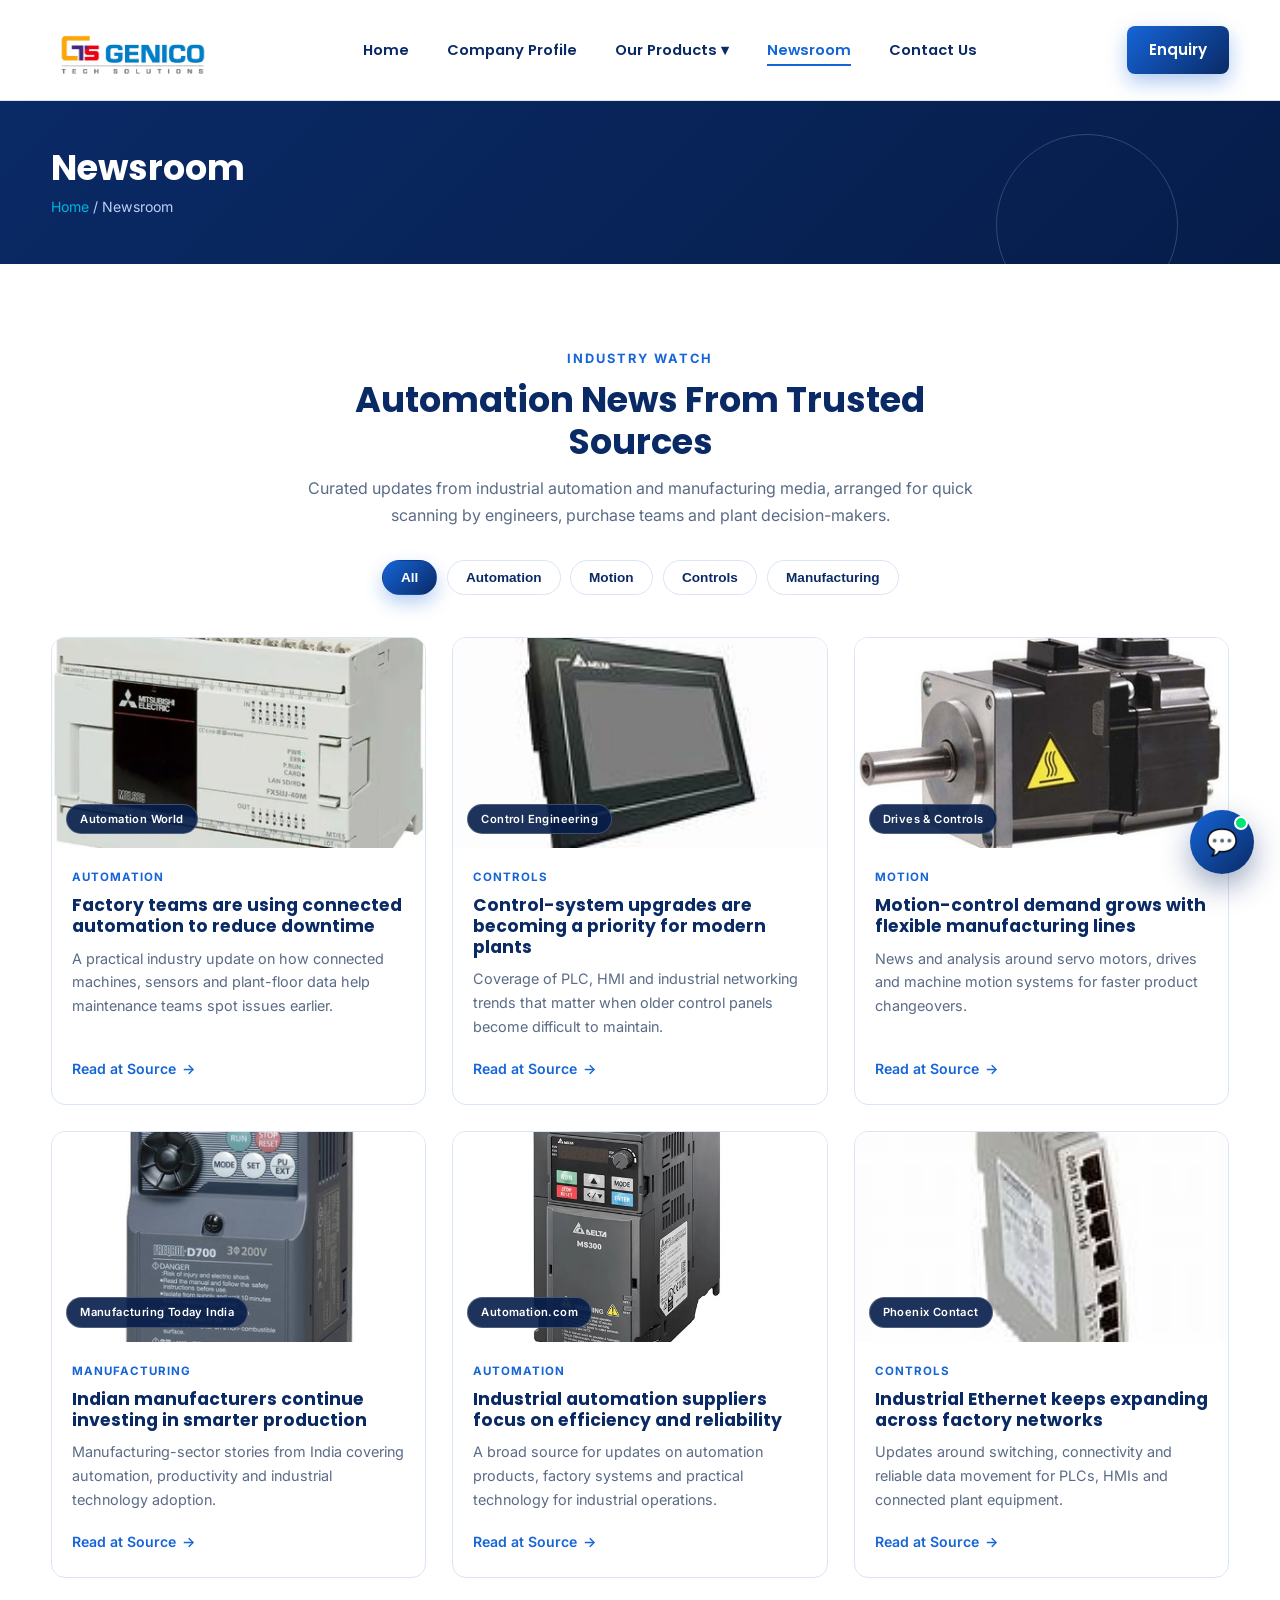
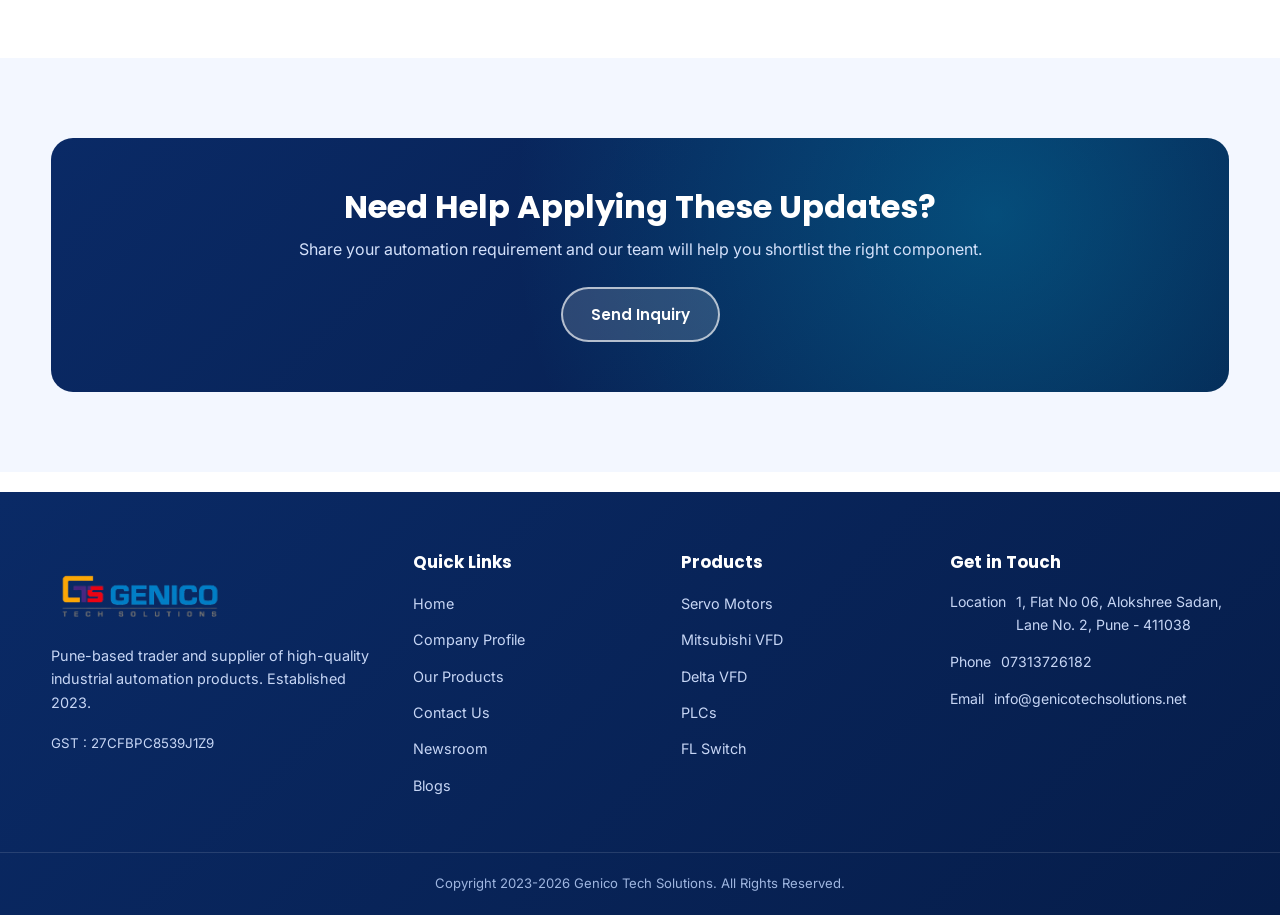
<file: newsroom.html>
<!DOCTYPE html>
<html lang="en">
<head>
  <meta charset="UTF-8">
  <meta name="viewport" content="width=device-width, initial-scale=1.0">
  <title>Newsroom - Genico Tech Solutions</title>
  <meta name="description" content="Industrial automation news and updates curated by Genico Tech Solutions for manufacturers and plant teams.">
  <meta name="author" content="Genico Tech Solutions">
  <meta name="robots" content="index, follow">
  <meta name="theme-color" content="#0a2a66">
  <link rel="canonical" href="https://www.genicotechsolutions.net/newsroom.html">
  <meta property="og:type" content="website">
  <meta property="og:title" content="Newsroom - Genico Tech Solutions">
  <meta property="og:description" content="Industrial automation news and updates curated by Genico Tech Solutions for manufacturers and plant teams.">
  <meta property="og:url" content="https://www.genicotechsolutions.net/newsroom.html">
  <meta property="og:image" content="https://www.genicotechsolutions.net/assets/logo.png">
  <meta property="og:site_name" content="Genico Tech Solutions">
  <meta name="twitter:card" content="summary_large_image">
  <meta name="twitter:title" content="Newsroom - Genico Tech Solutions">
  <meta name="twitter:description" content="Industrial automation news and updates curated by Genico Tech Solutions for manufacturers and plant teams.">
  <meta name="twitter:image" content="https://www.genicotechsolutions.net/assets/logo.png">
  <link rel="icon" type="image/png" href="/favicon-96x96.png" sizes="96x96" />
  <link rel="icon" type="image/svg+xml" href="/favicon.svg" />
  <link rel="shortcut icon" href="/favicon.ico" />
  <link rel="apple-touch-icon" sizes="180x180" href="/apple-touch-icon.png" />
  <link rel="manifest" href="/site.webmanifest" />
  <link rel="preconnect" href="https://fonts.googleapis.com">
  <link rel="preconnect" href="https://fonts.gstatic.com" crossorigin>
  <link href="https://fonts.googleapis.com/css2?family=Poppins:wght@500;600;700;800&family=Inter:wght@400;500;600&display=swap" rel="stylesheet">
  <link rel="stylesheet" href="css/style.css">
  <link rel="stylesheet" href="css/animations.css">
  <link rel="stylesheet" href="css/chatbot.css">
  <script type="application/ld+json">
    {
      "@context": "https://schema.org",
      "@type": "WebPage",
      "name": "Newsroom - Genico Tech Solutions",
      "url": "https://www.genicotechsolutions.net/newsroom.html",
      "description": "Industrial automation news and updates curated by Genico Tech Solutions for manufacturers and plant teams.",
      "isPartOf": {
        "@type": "WebSite",
        "name": "Genico Tech Solutions",
        "url": "https://www.genicotechsolutions.net/"
      }
    }
  </script>
</head>
<body>

  <header class="header">
    <div class="container header-inner">
      <a class="logo" href="index.html">
        <img src="assets/logo1.png" alt="Genico Tech Solutions logo">
      </a>
      <nav>
        <ul class="nav">
          <li><a href="index.html">Home</a></li>
          <li><a href="about.html">Company Profile</a></li>
          <li class="has-drop">
            <a href="products.html">Our Products &#9662;</a>
            <div class="dropdown">
              <a href="products.html?cat=servo-motor">Mitsubishi Servo Motor</a>
              <a href="products.html?cat=mitsubishi-vfd">Mitsubishi VFD</a>
              <a href="products.html?cat=delta-vfd">Delta VFD</a>
              <a href="products.html?cat=servo-drives">Servo Drives</a>
              <a href="products.html?cat=mitsubishi-plc">Mitsubishi PLC</a>
              <a href="products.html?cat=delta-plc">Delta PLC</a>
              <a href="products.html?cat=delta-hmi">Delta HMI</a>
              <a href="products.html?cat=mitsubishi-hmi">Mitsubishi HMI</a>
              <a href="products.html?cat=smps">Power Supply (SMPS)</a>
              <a href="products.html?cat=siemens-servo">Siemens Servo Motors</a>
              <a href="products.html?cat=fl-switch">FL Switch</a>
            </div>
          </li>
          <li><a href="newsroom.html">Newsroom</a></li>
          <li><a href="contact.html">Contact Us</a></li>
        </ul>
      </nav>
      <a class="btn btn-primary header-enquiry" href="contact.html">Enquiry</a>
      <button class="hamburger" aria-label="Menu"><span></span><span></span><span></span></button>
    </div>
  </header>

  <section class="breadcrumb newsroom-breadcrumb">
    <div class="container">
      <h1>Newsroom</h1>
      <div class="crumbs"><a href="index.html">Home</a> / <span>Newsroom</span></div>
    </div>
  </section>

  <section class="section">
    <div class="container">
      <div class="section-head reveal">
        <span class="kicker">Industry Watch</span>
        <h2>Automation News From Trusted Sources</h2>
        <p>
          Curated updates from industrial automation and manufacturing media,
          arranged for quick scanning by engineers, purchase teams and plant
          decision-makers.
        </p>
      </div>

      <div class="news-toolbar reveal">
        <button class="chip active" type="button" data-news-filter="all">All</button>
        <button class="chip" type="button" data-news-filter="automation">Automation</button>
        <button class="chip" type="button" data-news-filter="motion">Motion</button>
        <button class="chip" type="button" data-news-filter="controls">Controls</button>
        <button class="chip" type="button" data-news-filter="manufacturing">Manufacturing</button>
      </div>

      <div class="news-grid" id="news-grid"></div>
    </div>
  </section>

  <section class="section alt">
    <div class="container">
      <div class="cta-band reveal-zoom">
        <h2>Need Help Applying These Updates?</h2>
        <p>Share your automation requirement and our team will help you shortlist the right component.</p>
        <a class="btn btn-ghost" href="contact.html">Send Inquiry</a>
      </div>
    </div>
  </section>

  <footer class="footer">
    <div class="container footer-grid">
      <div class="f-about">
        <div class="f-logo"><img src="assets/logo1.png" alt="Genico Tech Solutions logo"></div>
        <p>Pune-based trader and supplier of high-quality industrial automation products. Established 2023.</p>
        <small>GST : 27CFBPC8539J1Z9</small>
      </div>
      <div><h4>Quick Links</h4><ul class="f-links">
        <li><a href="index.html">Home</a></li><li><a href="about.html">Company Profile</a></li>
        <li><a href="products.html">Our Products</a></li><li><a href="contact.html">Contact Us</a></li>
        <li><a href="newsroom.html">Newsroom</a></li><li><a href="blog.html">Blogs</a></li>
      </ul></div>
      <div><h4>Products</h4><ul class="f-links">
        <li><a href="products.html?cat=servo-motor">Servo Motors</a></li><li><a href="products.html?cat=mitsubishi-vfd">Mitsubishi VFD</a></li>
        <li><a href="products.html?cat=delta-vfd">Delta VFD</a></li><li><a href="products.html?cat=mitsubishi-plc">PLCs</a></li>
        <li><a href="products.html?cat=fl-switch">FL Switch</a></li>
      </ul></div>
      <div class="f-contact"><h4>Get in Touch</h4>
        <div class="fc-row">Location <span>1, Flat No 06, Alokshree Sadan, Lane No. 2, Pune - 411038</span></div>
        <div class="fc-row">Phone <span>07313726182</span></div>
        <div class="fc-row">Email <span>info@genicotechsolutions.net</span></div>
      </div>
    </div>
    <div class="footer-bottom">Copyright 2023-2026 Genico Tech Solutions. All Rights Reserved.</div>
  </footer>

  <button class="to-top" aria-label="Scroll to top">&uarr;</button>

  <script src="js/data.js"></script>
  <script src="js/main.js"></script>
  <script src="js/chatbot.js"></script>
  <script>
    document.addEventListener("DOMContentLoaded", () => {
      const newsItems = [
        {
          source: "Automation World",
          topic: "automation",
          title: "Factory teams are using connected automation to reduce downtime",
          summary:
            "A practical industry update on how connected machines, sensors and plant-floor data help maintenance teams spot issues earlier.",
          image: "assets/Mitsubishi PLC fx5uj40mrds.webp",
          url: "https://www.automationworld.com/"
        },
        {
          source: "Control Engineering",
          topic: "controls",
          title: "Control-system upgrades are becoming a priority for modern plants",
          summary:
            "Coverage of PLC, HMI and industrial networking trends that matter when older control panels become difficult to maintain.",
          image: "assets/13-Delta DOP107CV HMI.jpg",
          url: "https://www.controleng.com/"
        },
        {
          source: "Drives & Controls",
          topic: "motion",
          title: "Motion-control demand grows with flexible manufacturing lines",
          summary:
            "News and analysis around servo motors, drives and machine motion systems for faster product changeovers.",
          image: "assets/Mitsubishi Servo Motor hgkr43j.jpg",
          url: "https://drivesncontrols.com/"
        },
        {
          source: "Manufacturing Today India",
          topic: "manufacturing",
          title: "Indian manufacturers continue investing in smarter production",
          summary:
            "Manufacturing-sector stories from India covering automation, productivity and industrial technology adoption.",
          image: "assets/Mitsubishi VFD frd720s.jpg",
          url: "https://www.manufacturingtodayindia.com/"
        },
        {
          source: "Automation.com",
          topic: "automation",
          title: "Industrial automation suppliers focus on efficiency and reliability",
          summary:
            "A broad source for updates on automation products, factory systems and practical technology for industrial operations.",
          image: "assets/Delta VFD vfd9a0ms43.webp",
          url: "https://www.automation.com/"
        },
        {
          source: "Phoenix Contact",
          topic: "controls",
          title: "Industrial Ethernet keeps expanding across factory networks",
          summary:
            "Updates around switching, connectivity and reliable data movement for PLCs, HMIs and connected plant equipment.",
          image: "assets/18-Phoenix Contact FL SWITCH 1005N (1085039).jpg",
          url: "https://www.phoenixcontact.com/"
        }
      ];

      const grid = document.getElementById("news-grid");
      const filters = document.querySelectorAll("[data-news-filter]");

      function renderNews(topic) {
        const list =
          topic === "all" ? newsItems : newsItems.filter((item) => item.topic === topic);

        grid.innerHTML = list
          .map(
            (item, index) => `
              <article class="news-card reveal in-view" style="--d:${index * 0.07}s">
                <div class="news-thumb">
                  <img src="${item.image}" alt="${item.title}" loading="lazy" onerror="this.onerror=null;this.src=window.IMG_FALLBACK;">
                  <span class="news-source">${item.source}</span>
                </div>
                <div class="news-body">
                  <span class="news-topic">${item.topic}</span>
                  <h3>${item.title}</h3>
                  <p>${item.summary}</p>
                  <a class="news-link" href="${item.url}" target="_blank" rel="noopener noreferrer">
                    Read at Source <span class="arrow">&rarr;</span>
                  </a>
                </div>
              </article>`
          )
          .join("");
      }

      filters.forEach((button) => {
        button.addEventListener("click", () => {
          filters.forEach((item) => item.classList.remove("active"));
          button.classList.add("active");
          renderNews(button.dataset.newsFilter);
        });
      });

      renderNews("all");
    });
  </script>
</body>
</html>
</file>
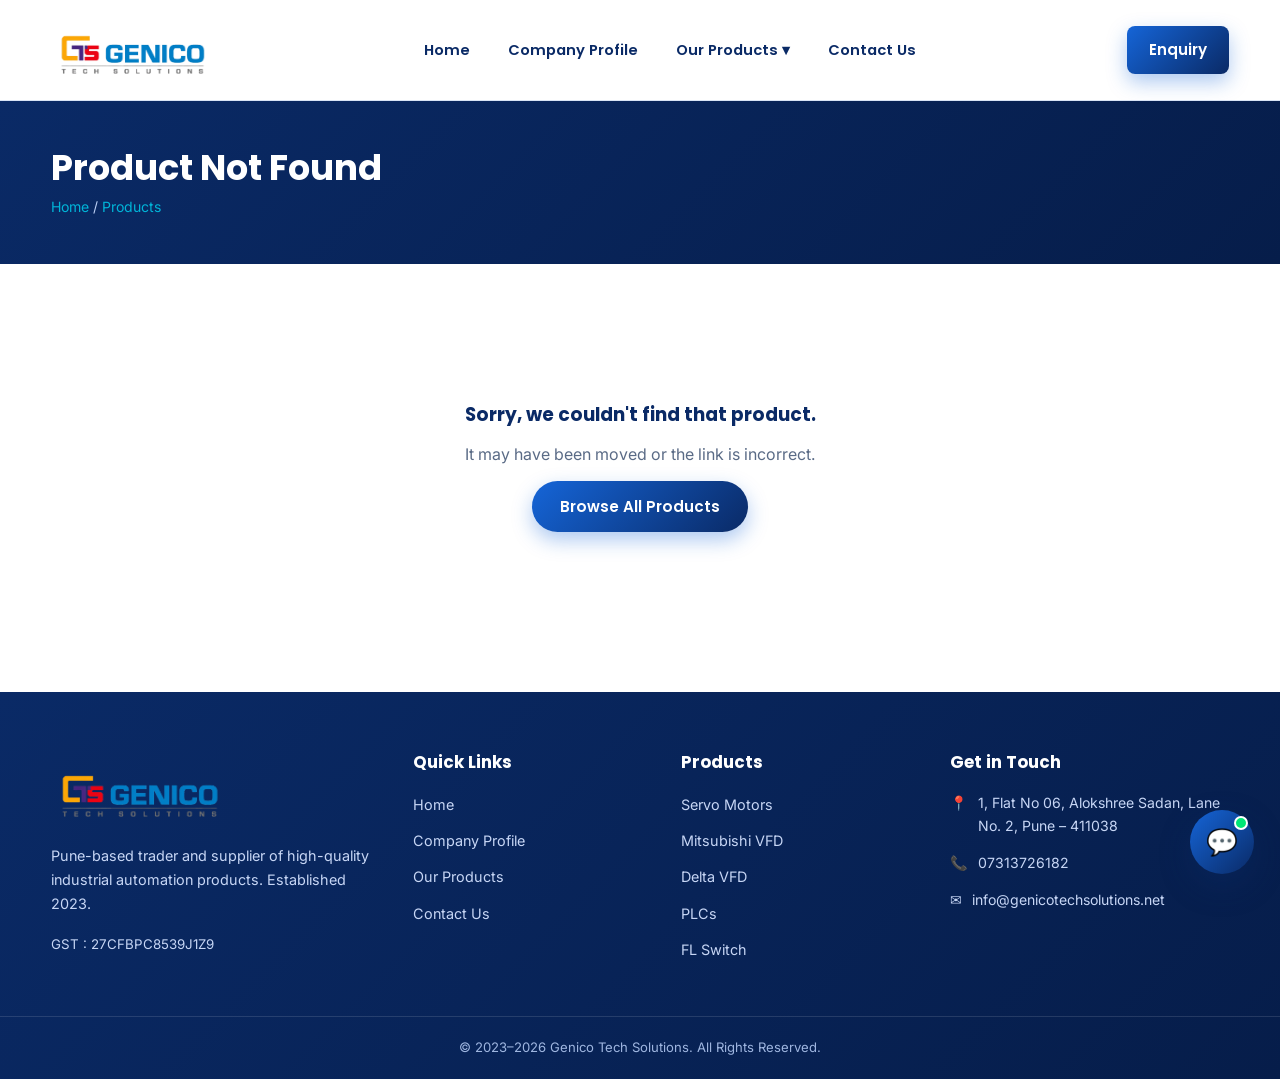
<file: product-detail.html>
<!DOCTYPE html>
<html lang="en">
<head>
  <meta charset="UTF-8">
  <meta name="viewport" content="width=device-width, initial-scale=1.0">
  <title>Product Details — Genico Tech Solutions</title>
  <meta name="description" content="View detailed specifications for industrial automation products supplied by Genico Tech Solutions, Pune.">
  <meta name="author" content="Genico Tech Solutions">
  <meta name="robots" content="index, follow">
  <meta name="theme-color" content="#0a2a66">
  <link rel="canonical" href="https://www.genicotechsolutions.net/product-detail.html">
  <meta property="og:type" content="website">
  <meta property="og:title" content="Product Details - Genico Tech Solutions">
  <meta property="og:description" content="View detailed specifications for industrial automation products supplied by Genico Tech Solutions, Pune.">
  <meta property="og:url" content="https://www.genicotechsolutions.net/product-detail.html">
  <meta property="og:image" content="https://www.genicotechsolutions.net/assets/logo.png">
  <meta property="og:site_name" content="Genico Tech Solutions">
  <meta name="twitter:card" content="summary_large_image">
  <meta name="twitter:title" content="Product Details - Genico Tech Solutions">
  <meta name="twitter:description" content="View detailed specifications for industrial automation products supplied by Genico Tech Solutions, Pune.">
  <meta name="twitter:image" content="https://www.genicotechsolutions.net/assets/logo.png">
  <link rel="icon" type="image/png" href="/favicon-96x96.png" sizes="96x96" />
  <link rel="icon" type="image/svg+xml" href="/favicon.svg" />
  <link rel="shortcut icon" href="/favicon.ico" />
  <link rel="apple-touch-icon" sizes="180x180" href="/apple-touch-icon.png" />
  <link rel="manifest" href="/site.webmanifest" />
  <link rel="preconnect" href="https://fonts.googleapis.com">
  <link rel="preconnect" href="https://fonts.gstatic.com" crossorigin>
  <link href="https://fonts.googleapis.com/css2?family=Poppins:wght@500;600;700;800&family=Inter:wght@400;500;600&display=swap" rel="stylesheet">
  <link rel="stylesheet" href="css/style.css">
  <link rel="stylesheet" href="css/animations.css">
  <link rel="stylesheet" href="css/chatbot.css">
  <script type="application/ld+json">
    {
      "@context": "https://schema.org",
      "@type": "WebPage",
      "name": "Product Details - Genico Tech Solutions",
      "url": "https://www.genicotechsolutions.net/product-detail.html",
      "description": "View detailed specifications for industrial automation products supplied by Genico Tech Solutions, Pune.",
      "isPartOf": {
        "@type": "WebSite",
        "name": "Genico Tech Solutions",
        "url": "https://www.genicotechsolutions.net/"
      }
    }
  </script>
</head>
<body>

  <header class="header">
    <div class="container header-inner">
      <a class="logo" href="index.html">
        <img src="assets/logo1.png" alt="Genico Tech Solutions logo">
      </a>
      <nav>
        <ul class="nav">
          <li><a href="index.html">Home</a></li>
          <li><a href="about.html">Company Profile</a></li>
          <li class="has-drop">
            <a href="products.html">Our Products &#9662;</a>
            <div class="dropdown">
              <a href="products.html?cat=servo-motor">Mitsubishi Servo Motor</a>
              <a href="products.html?cat=mitsubishi-vfd">Mitsubishi VFD</a>
              <a href="products.html?cat=delta-vfd">Delta VFD</a>
              <a href="products.html?cat=servo-drives">Servo Drives</a>
              <a href="products.html?cat=mitsubishi-plc">Mitsubishi PLC</a>
              <a href="products.html?cat=delta-plc">Delta PLC</a>
              <a href="products.html?cat=delta-hmi">Delta HMI</a>
              <a href="products.html?cat=mitsubishi-hmi">Mitsubishi HMI</a>
              <a href="products.html?cat=smps">Power Supply (SMPS)</a>
              <a href="products.html?cat=siemens-servo">Siemens Servo Motors</a>
              <a href="products.html?cat=fl-switch">FL Switch</a>
            </div>
          </li>
          <li><a href="contact.html">Contact Us</a></li>
        </ul>
      </nav>
      <a class="btn btn-primary header-enquiry" href="contact.html">Enquiry</a>
      <button class="hamburger" aria-label="Menu"><span></span><span></span><span></span></button>
    </div>
  </header>

  <!-- ===== BREADCRUMB ===== -->
  <section class="breadcrumb">
    <div class="container">
      <h1 id="detail-title">Product Details</h1>
      <div class="crumbs" id="detail-crumb"><a href="index.html">Home</a> / <a href="products.html">Products</a></div>
    </div>
  </section>

  <!-- ===== DETAIL (rendered by product-detail.js) ===== -->
  <section class="section">
    <div class="container" id="detail-root"></div>
  </section>

  <footer class="footer">
    <div class="container footer-grid">
      <div class="f-about">
        <div class="f-logo"><img src="assets/logo1.png" alt="Genico Tech Solutions logo"></div>
        <p>Pune-based trader and supplier of high-quality industrial automation products. Established 2023.</p>
        <small>GST : 27CFBPC8539J1Z9</small>
      </div>
      <div><h4>Quick Links</h4><ul class="f-links">
        <li><a href="index.html">Home</a></li><li><a href="about.html">Company Profile</a></li>
        <li><a href="products.html">Our Products</a></li><li><a href="contact.html">Contact Us</a></li>
      </ul></div>
      <div><h4>Products</h4><ul class="f-links">
        <li><a href="products.html?cat=servo-motor">Servo Motors</a></li><li><a href="products.html?cat=mitsubishi-vfd">Mitsubishi VFD</a></li>
        <li><a href="products.html?cat=delta-vfd">Delta VFD</a></li><li><a href="products.html?cat=mitsubishi-plc">PLCs</a></li>
        <li><a href="products.html?cat=fl-switch">FL Switch</a></li>
      </ul></div>
      <div class="f-contact"><h4>Get in Touch</h4>
        <div class="fc-row">📍 <span>1, Flat No 06, Alokshree Sadan, Lane No. 2, Pune – 411038</span></div>
        <div class="fc-row">📞 <span>07313726182</span></div>
        <div class="fc-row">✉ <span>info@genicotechsolutions.net</span></div>
      </div>
    </div>
    <div class="footer-bottom">© 2023–2026 Genico Tech Solutions. All Rights Reserved.</div>
  </footer>

  <button class="to-top" aria-label="Scroll to top">↑</button>

  <script src="js/data.js"></script>
  <script src="js/main.js"></script>
  <script src="js/product-detail.js"></script>
  <script src="js/chatbot.js"></script>
</body>
</html>
</file>
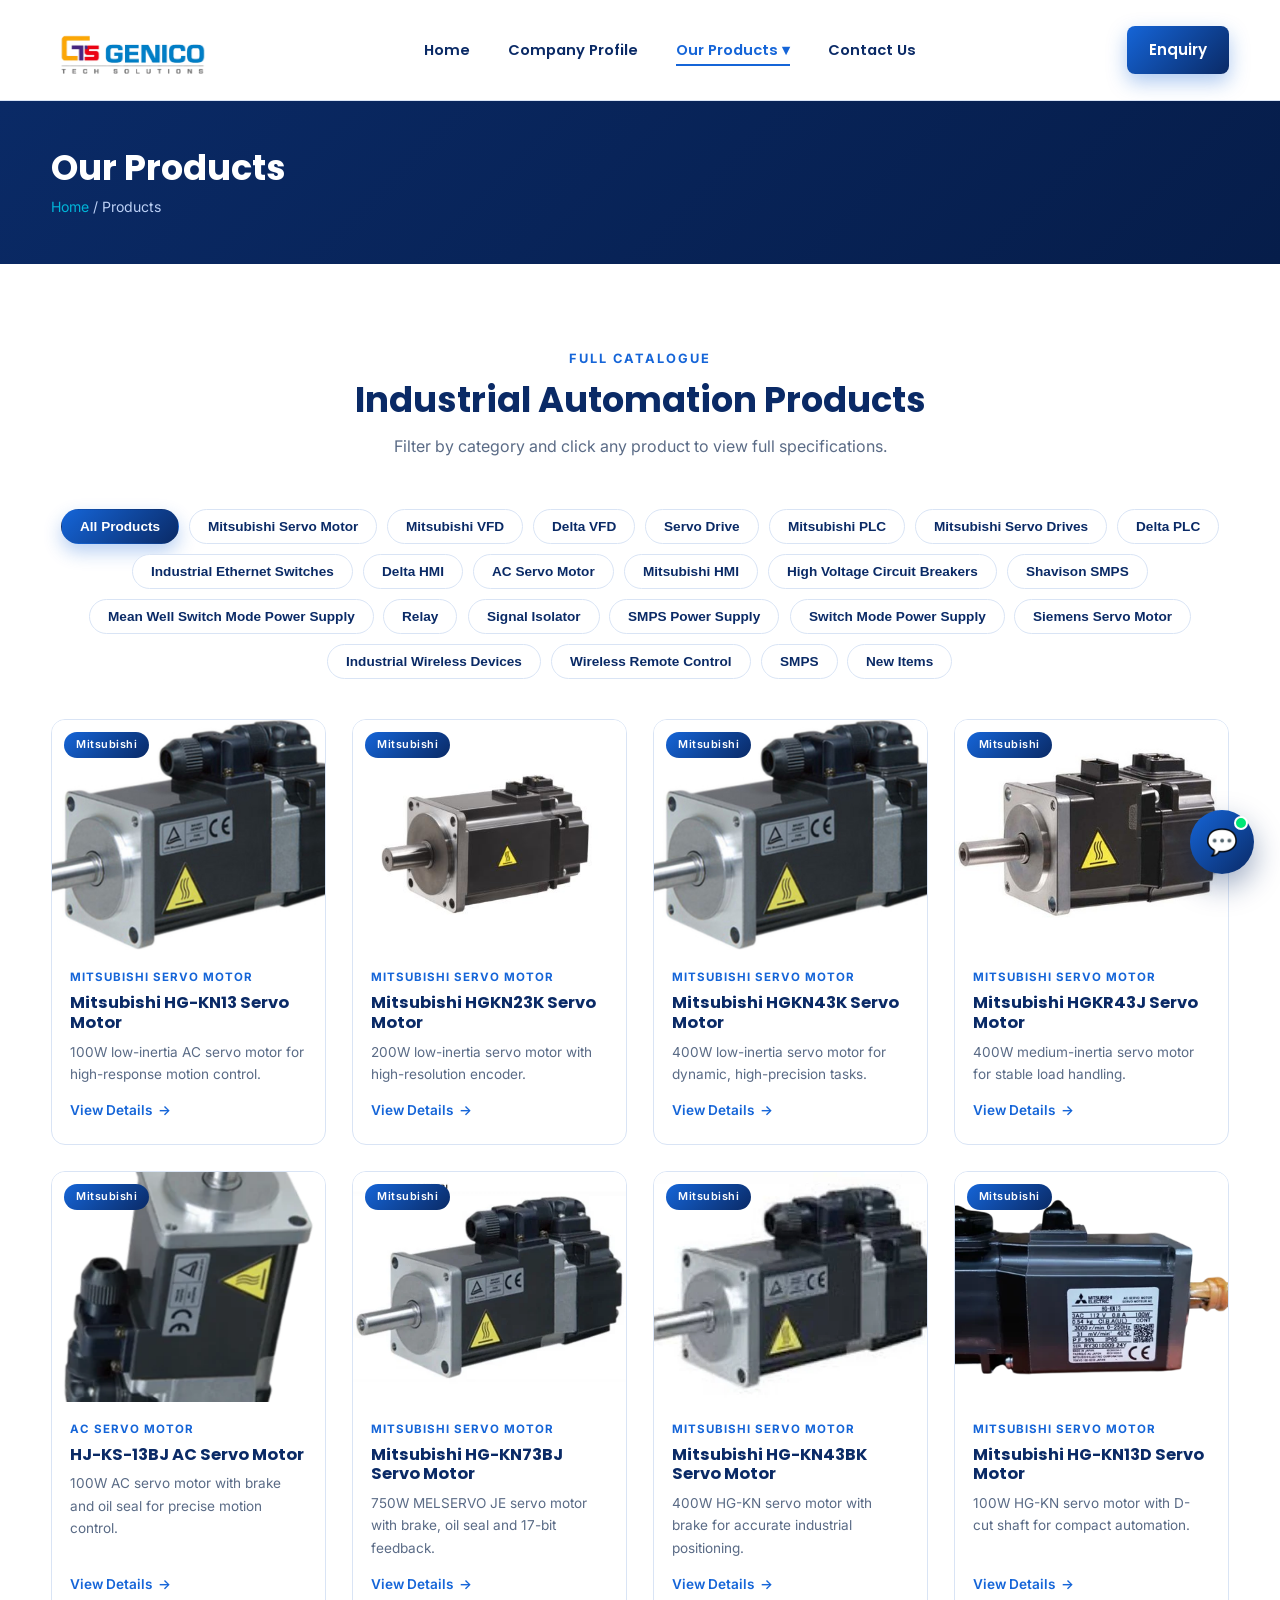
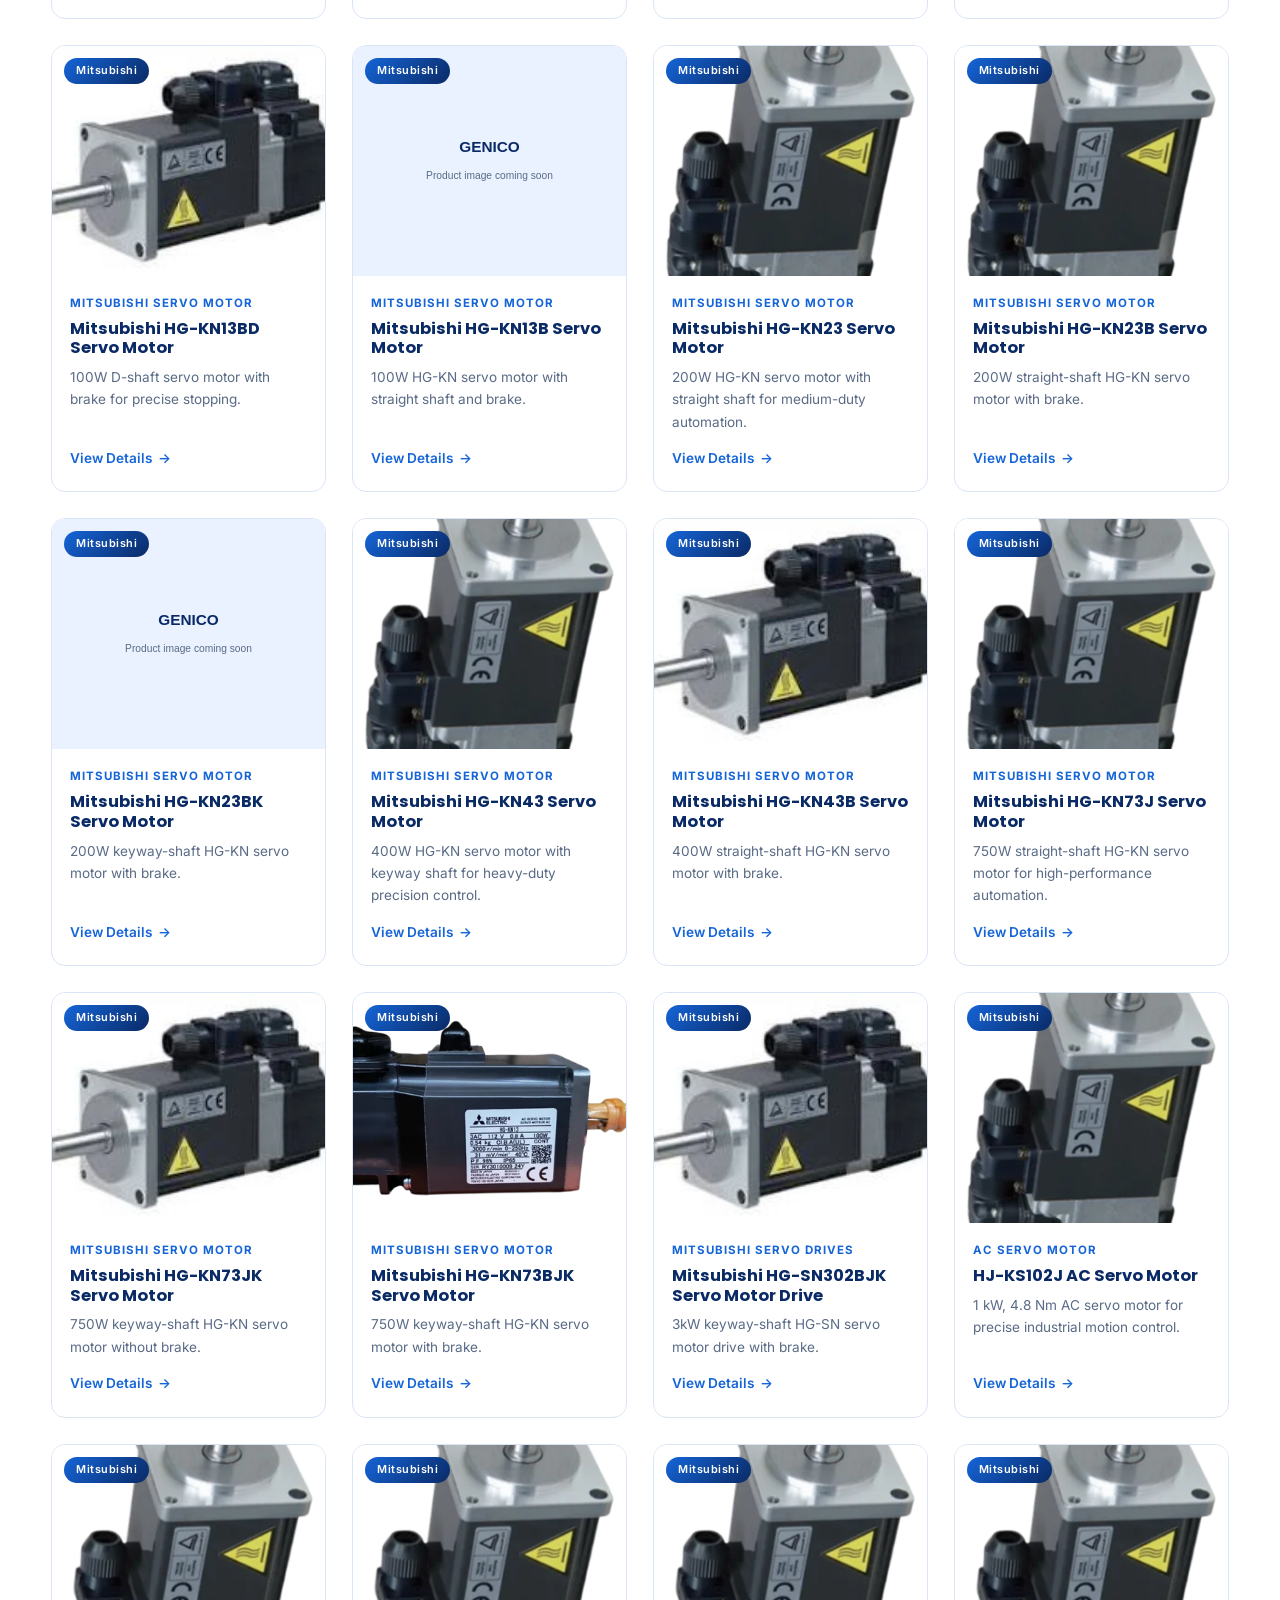
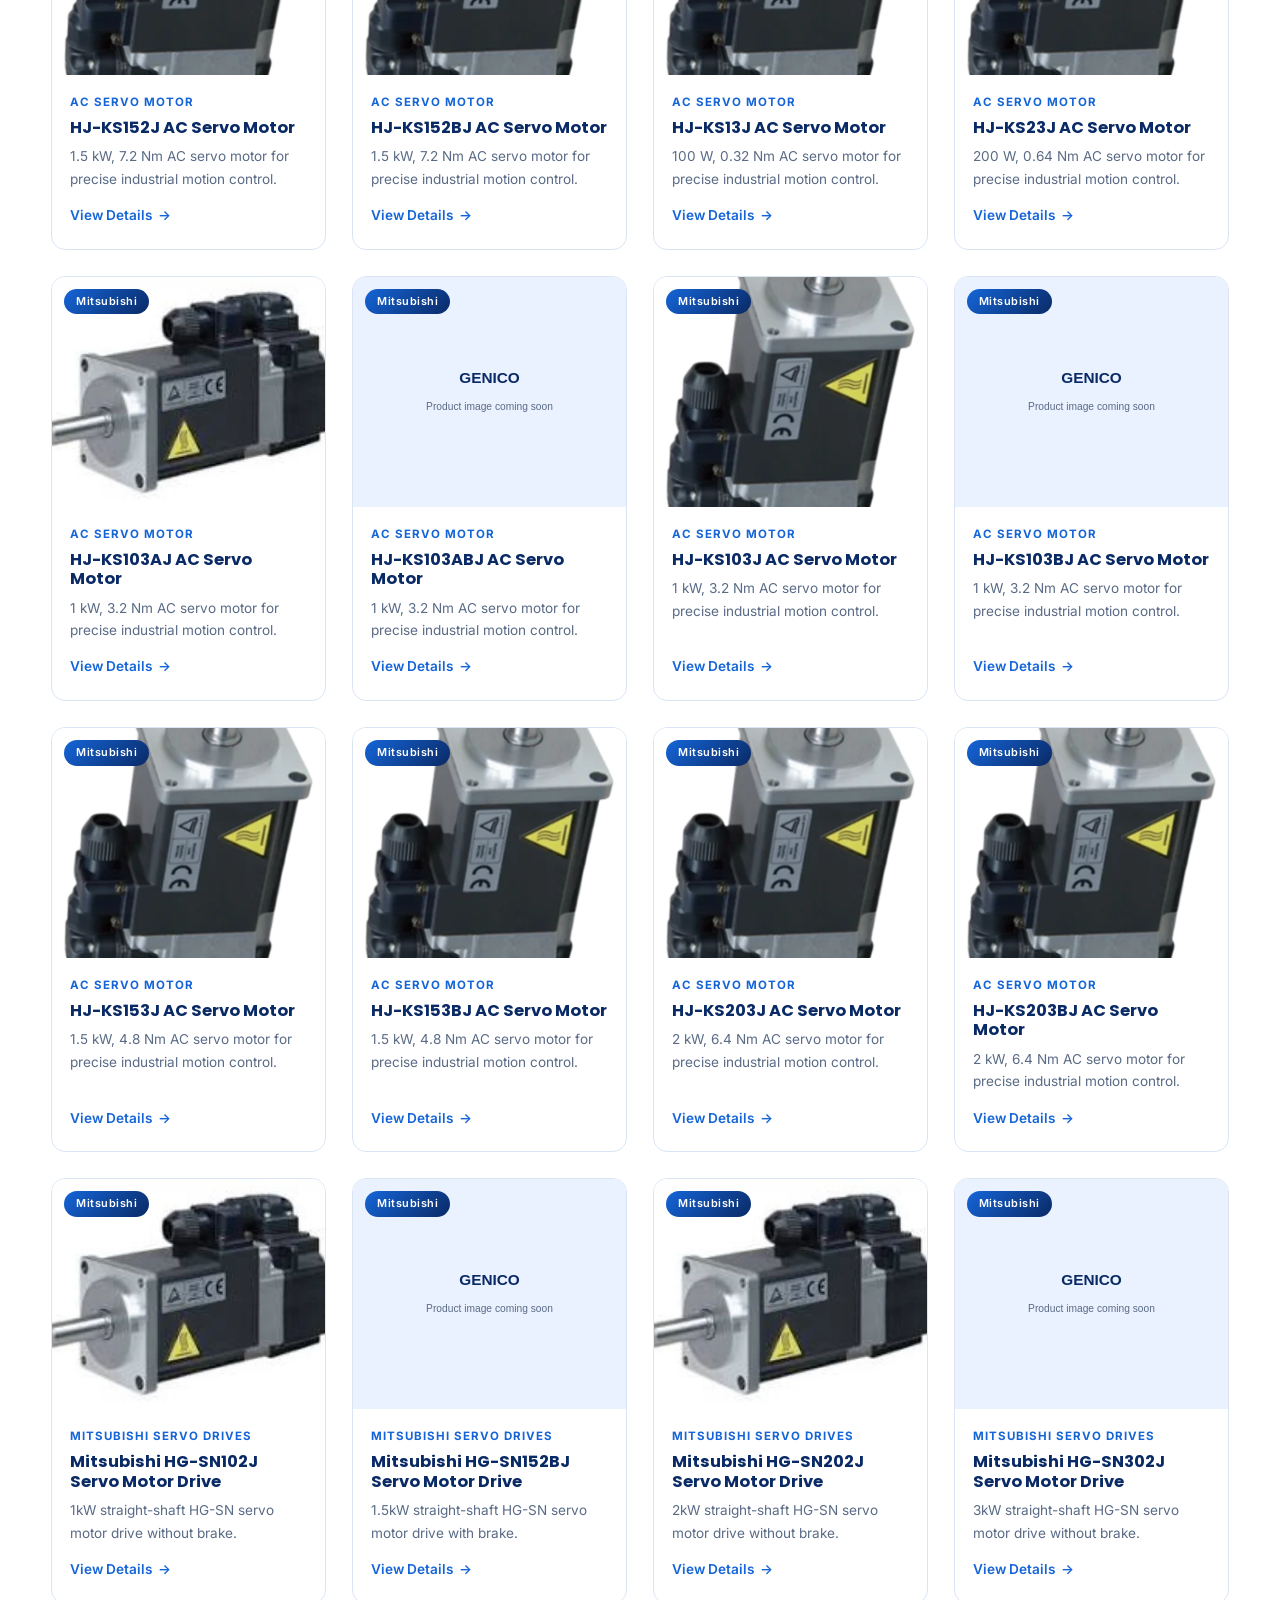
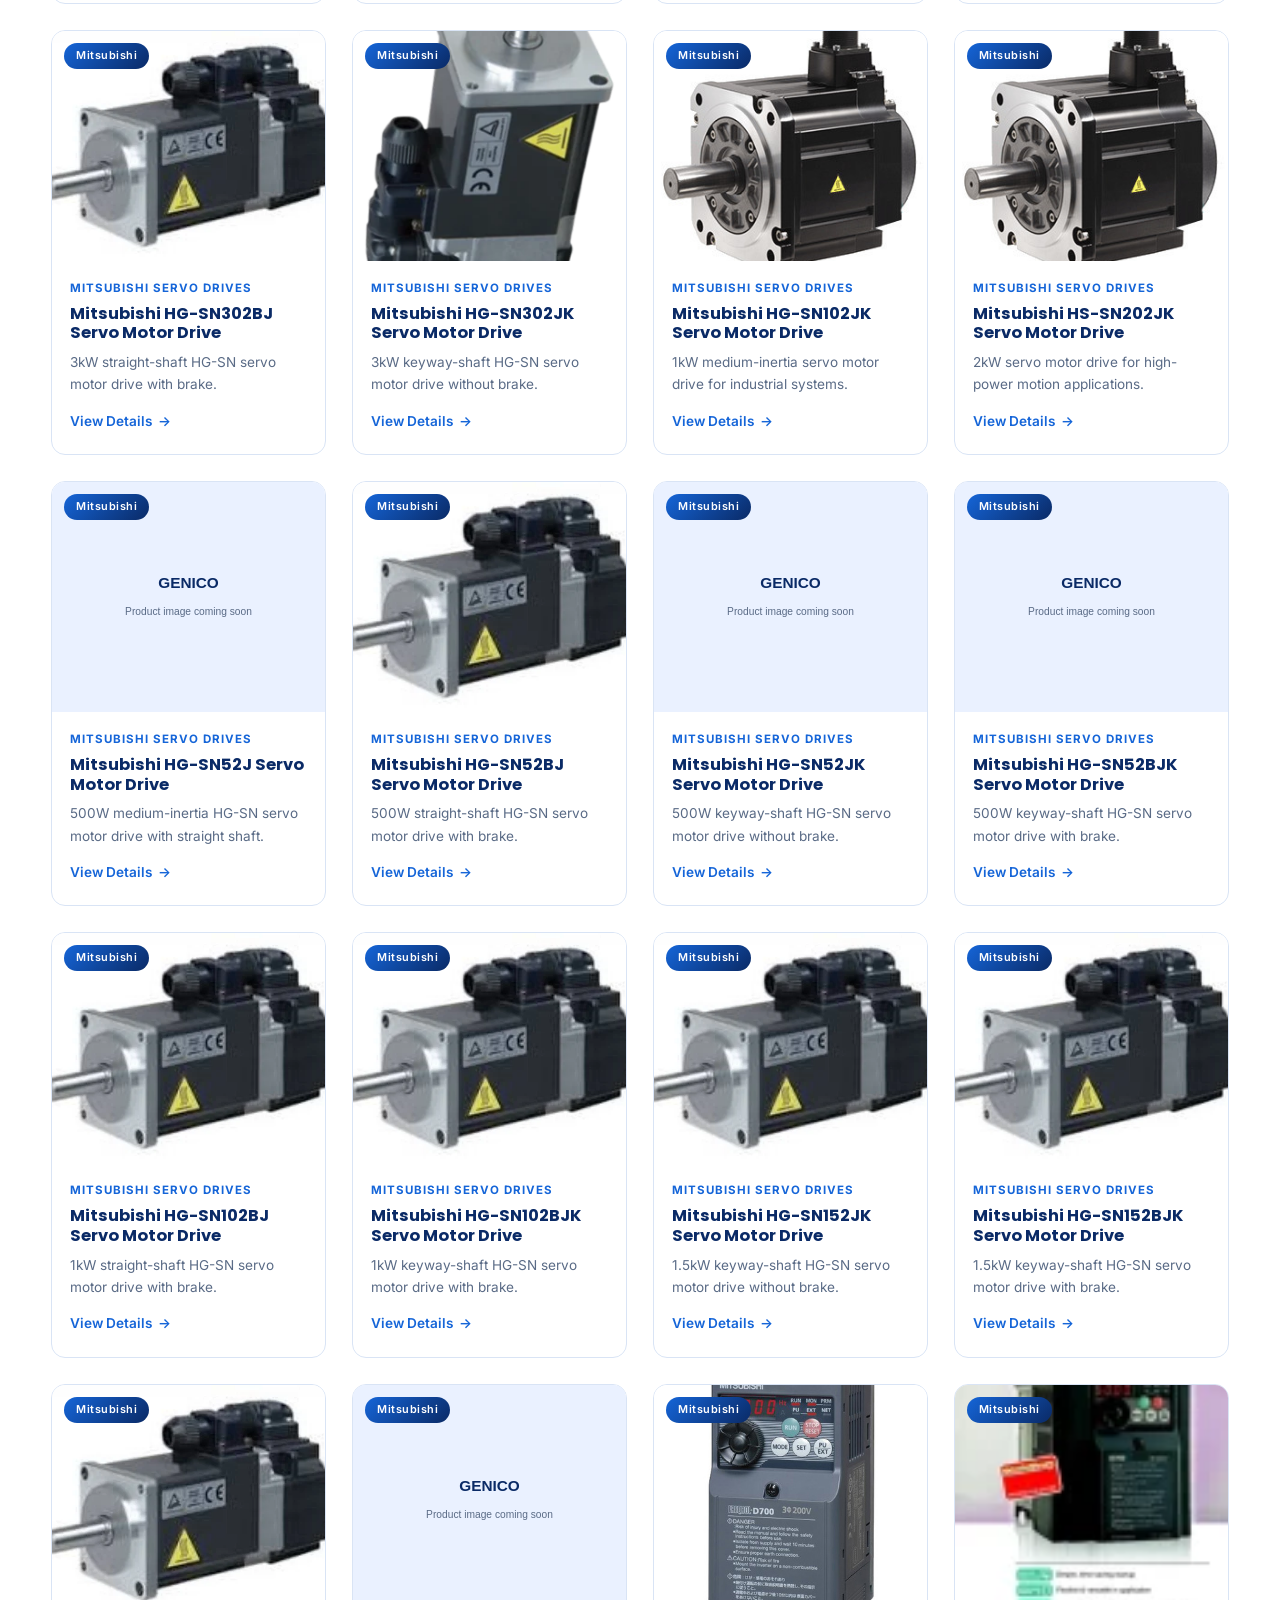
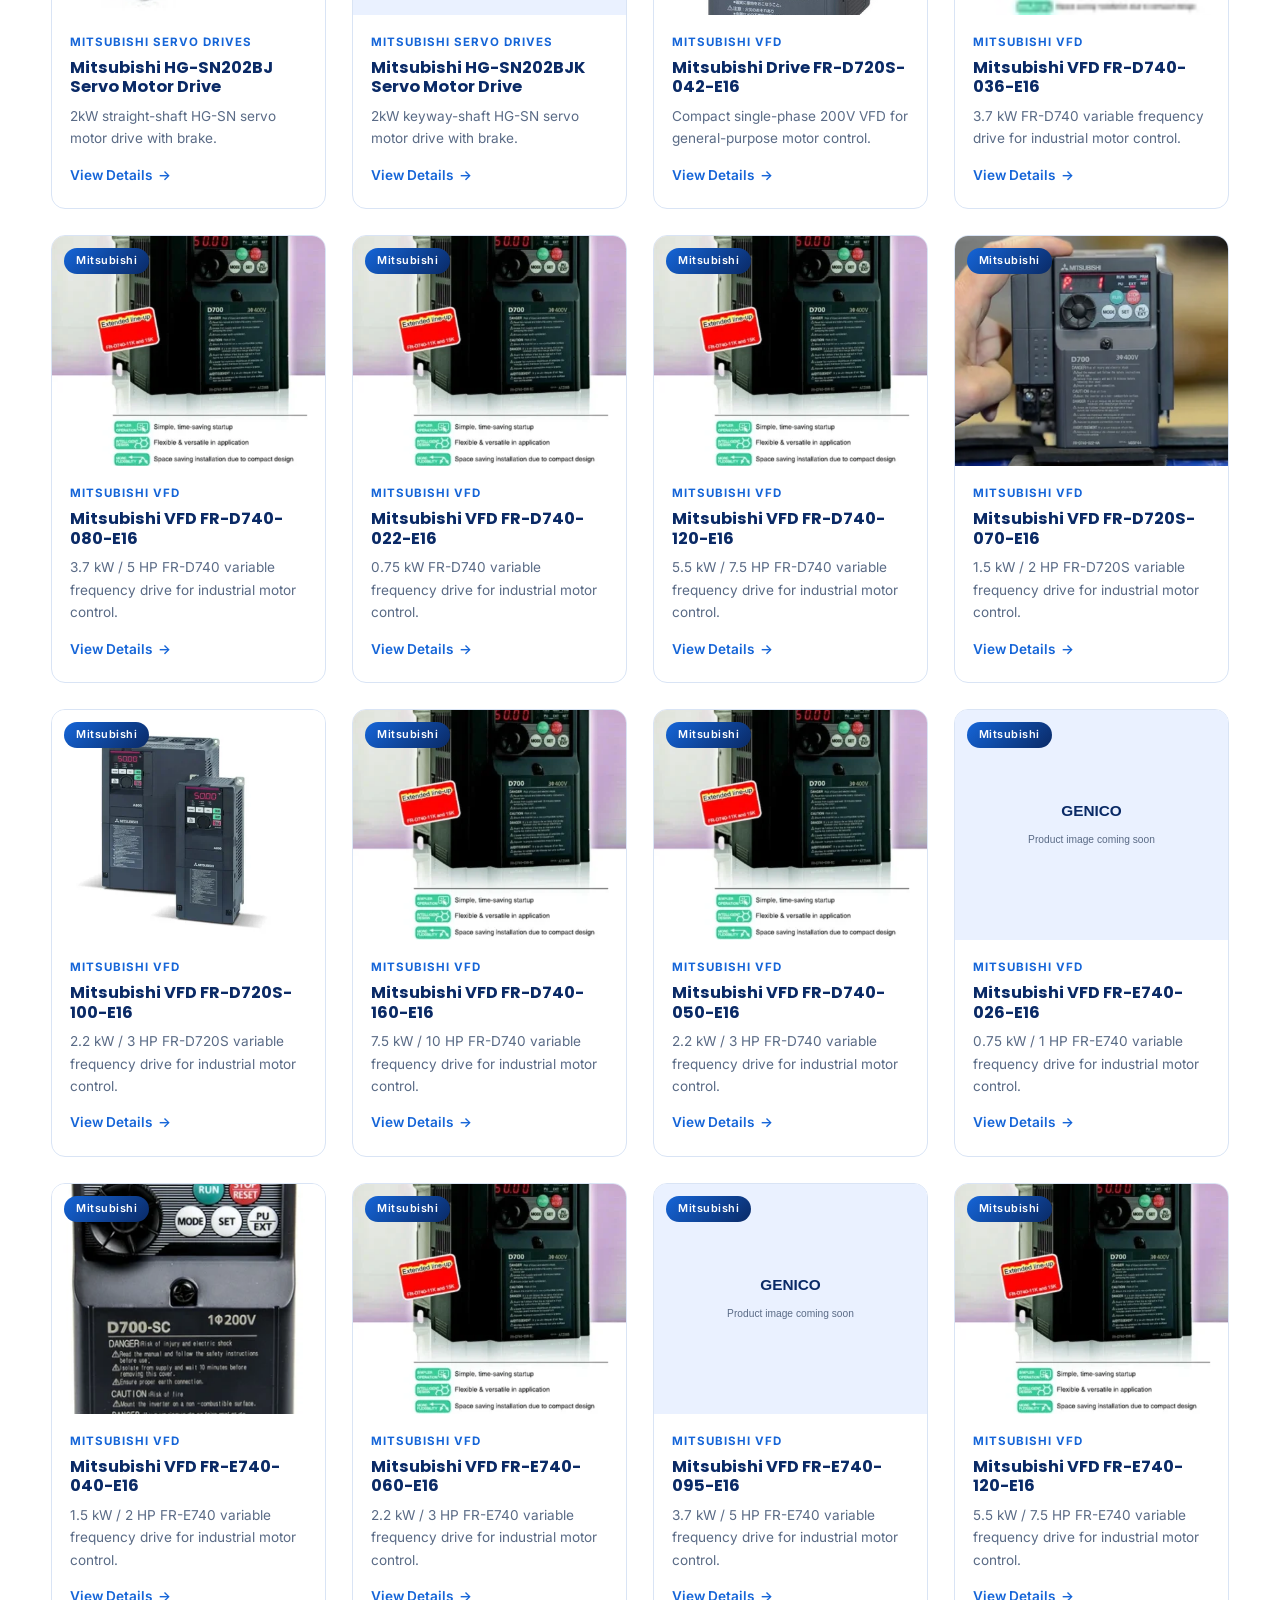
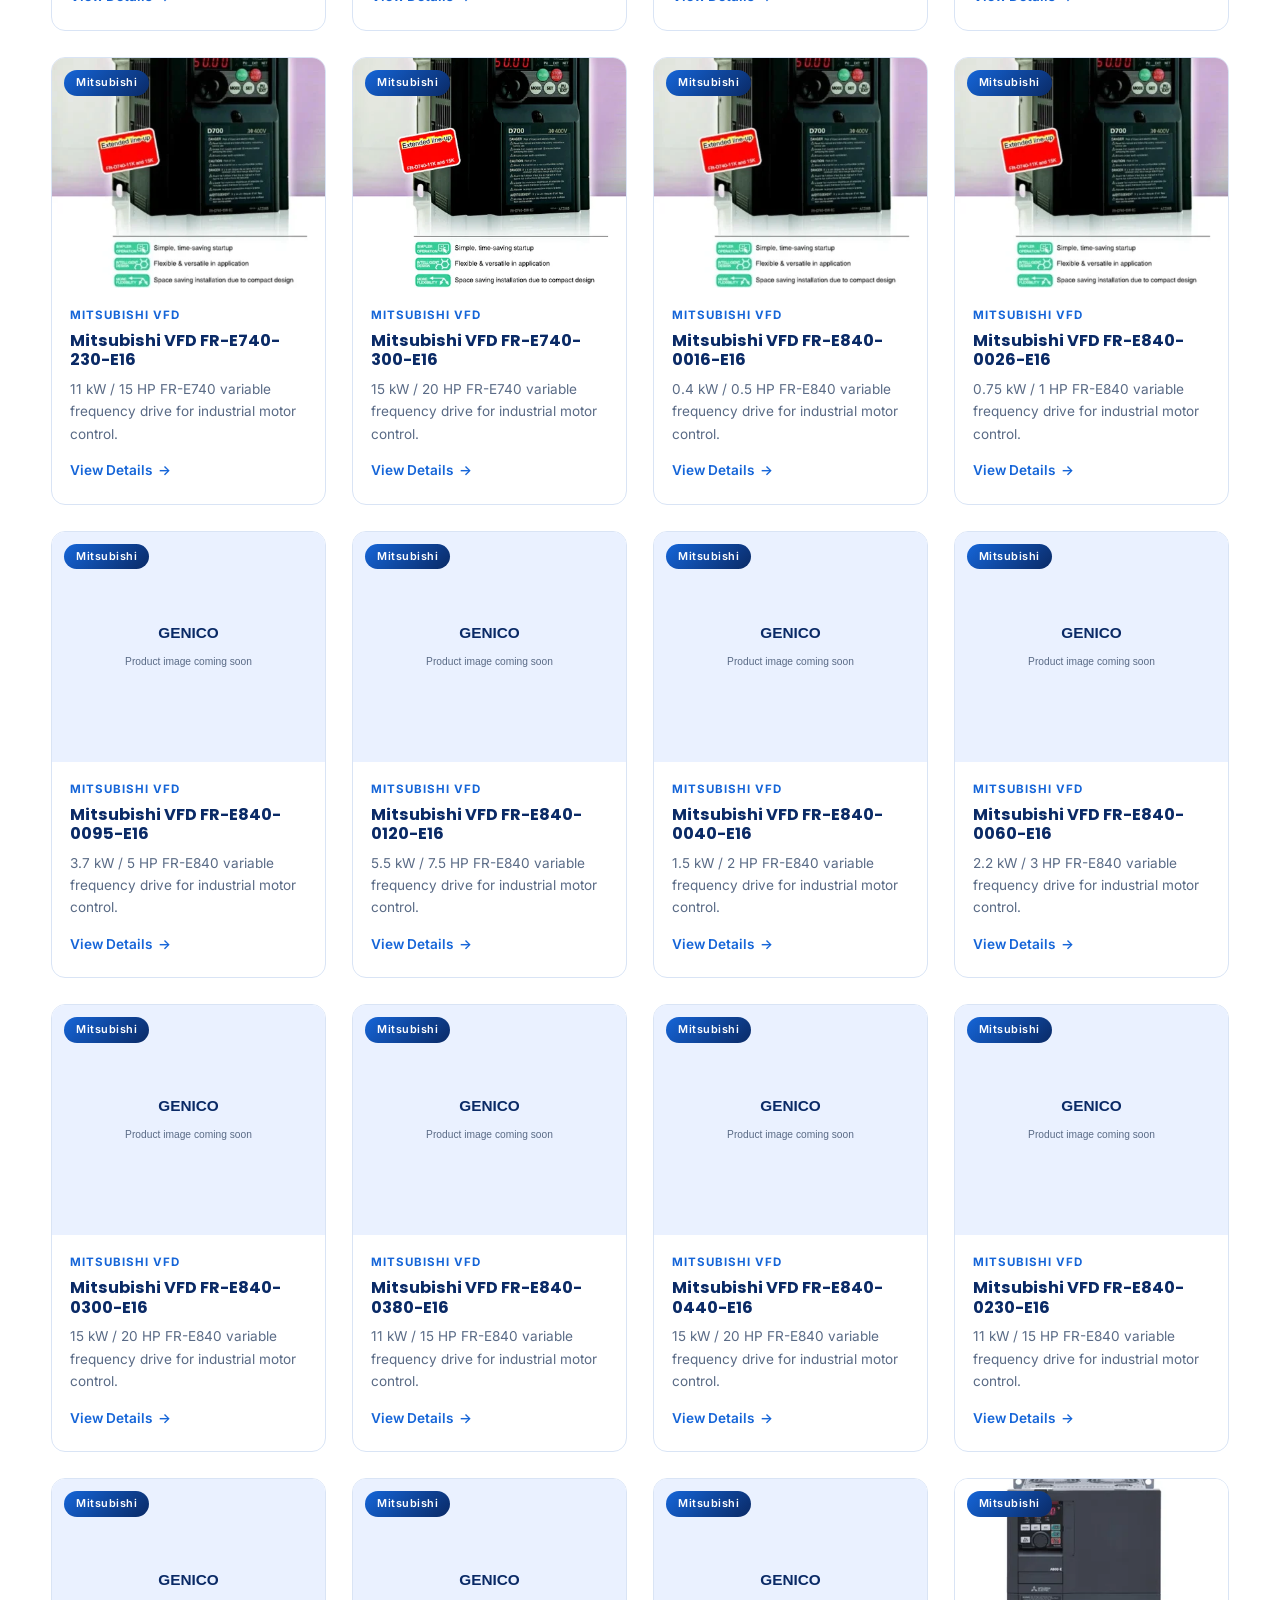
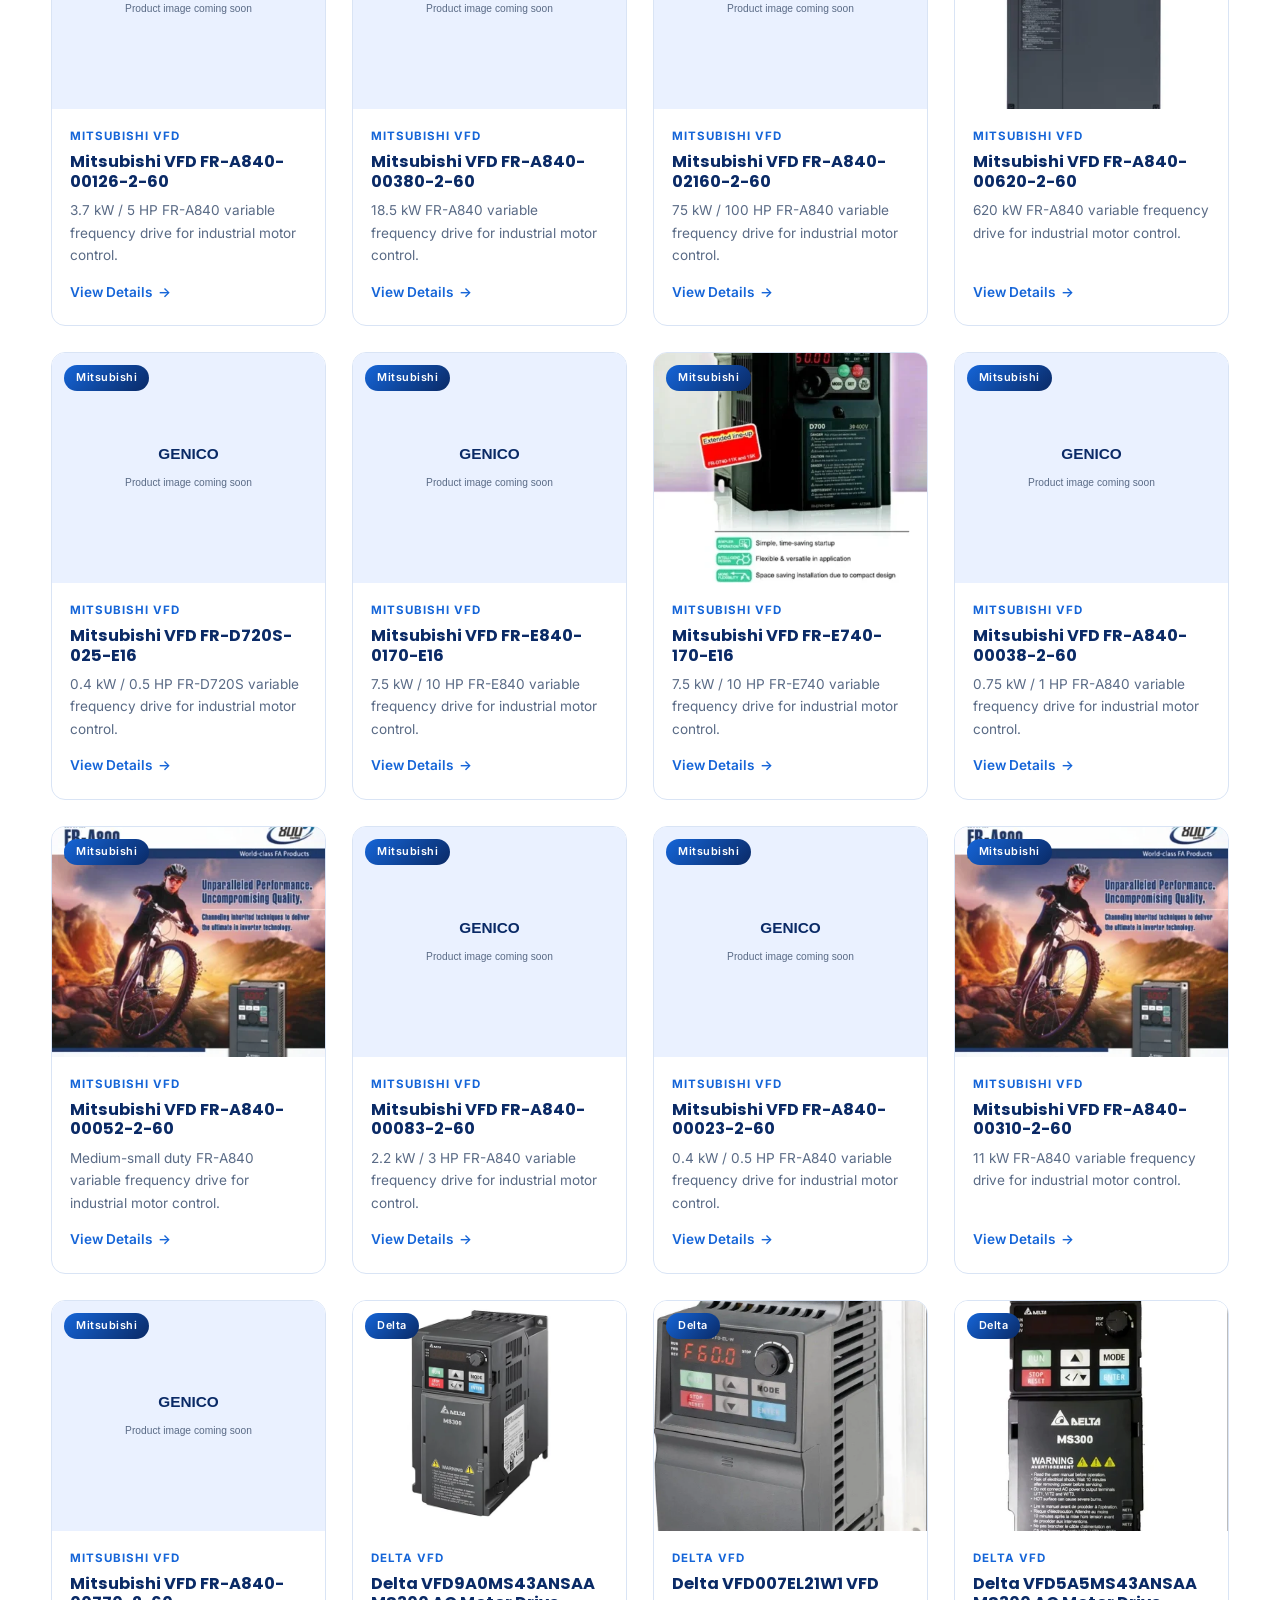
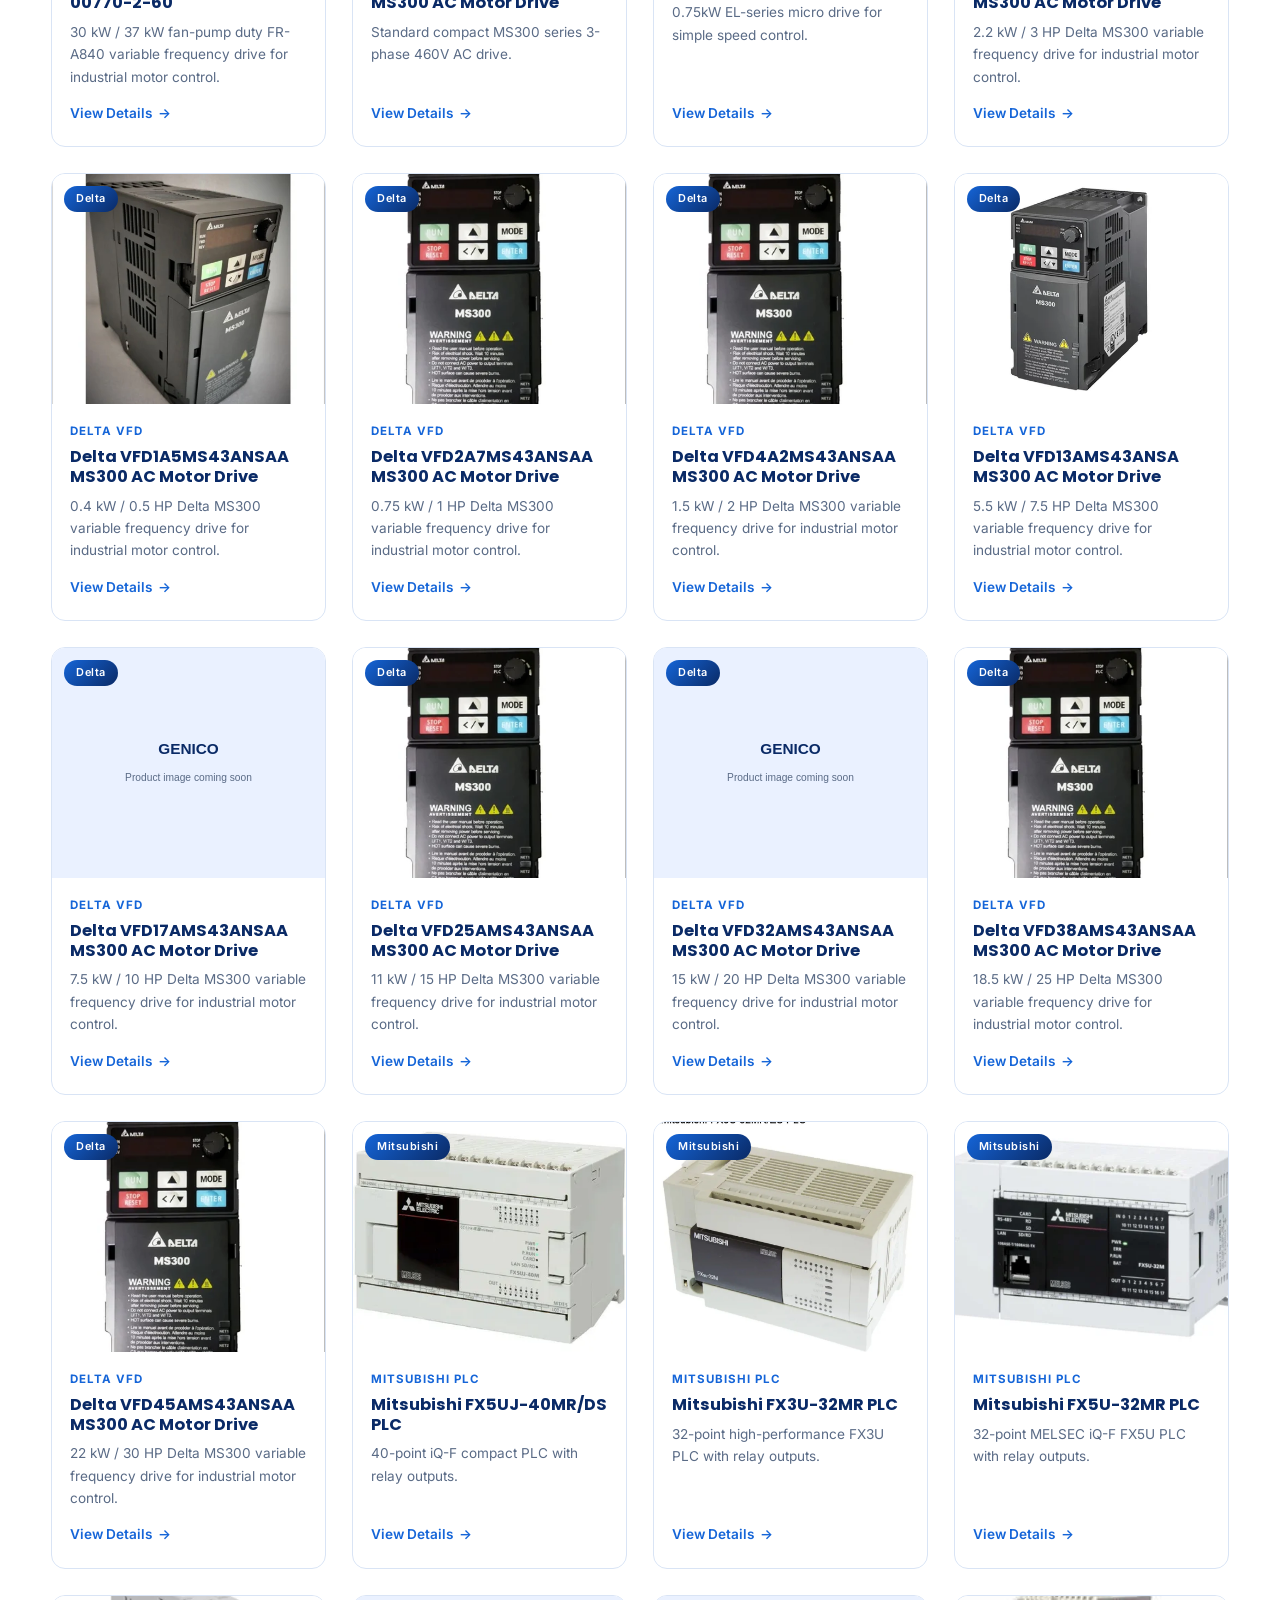
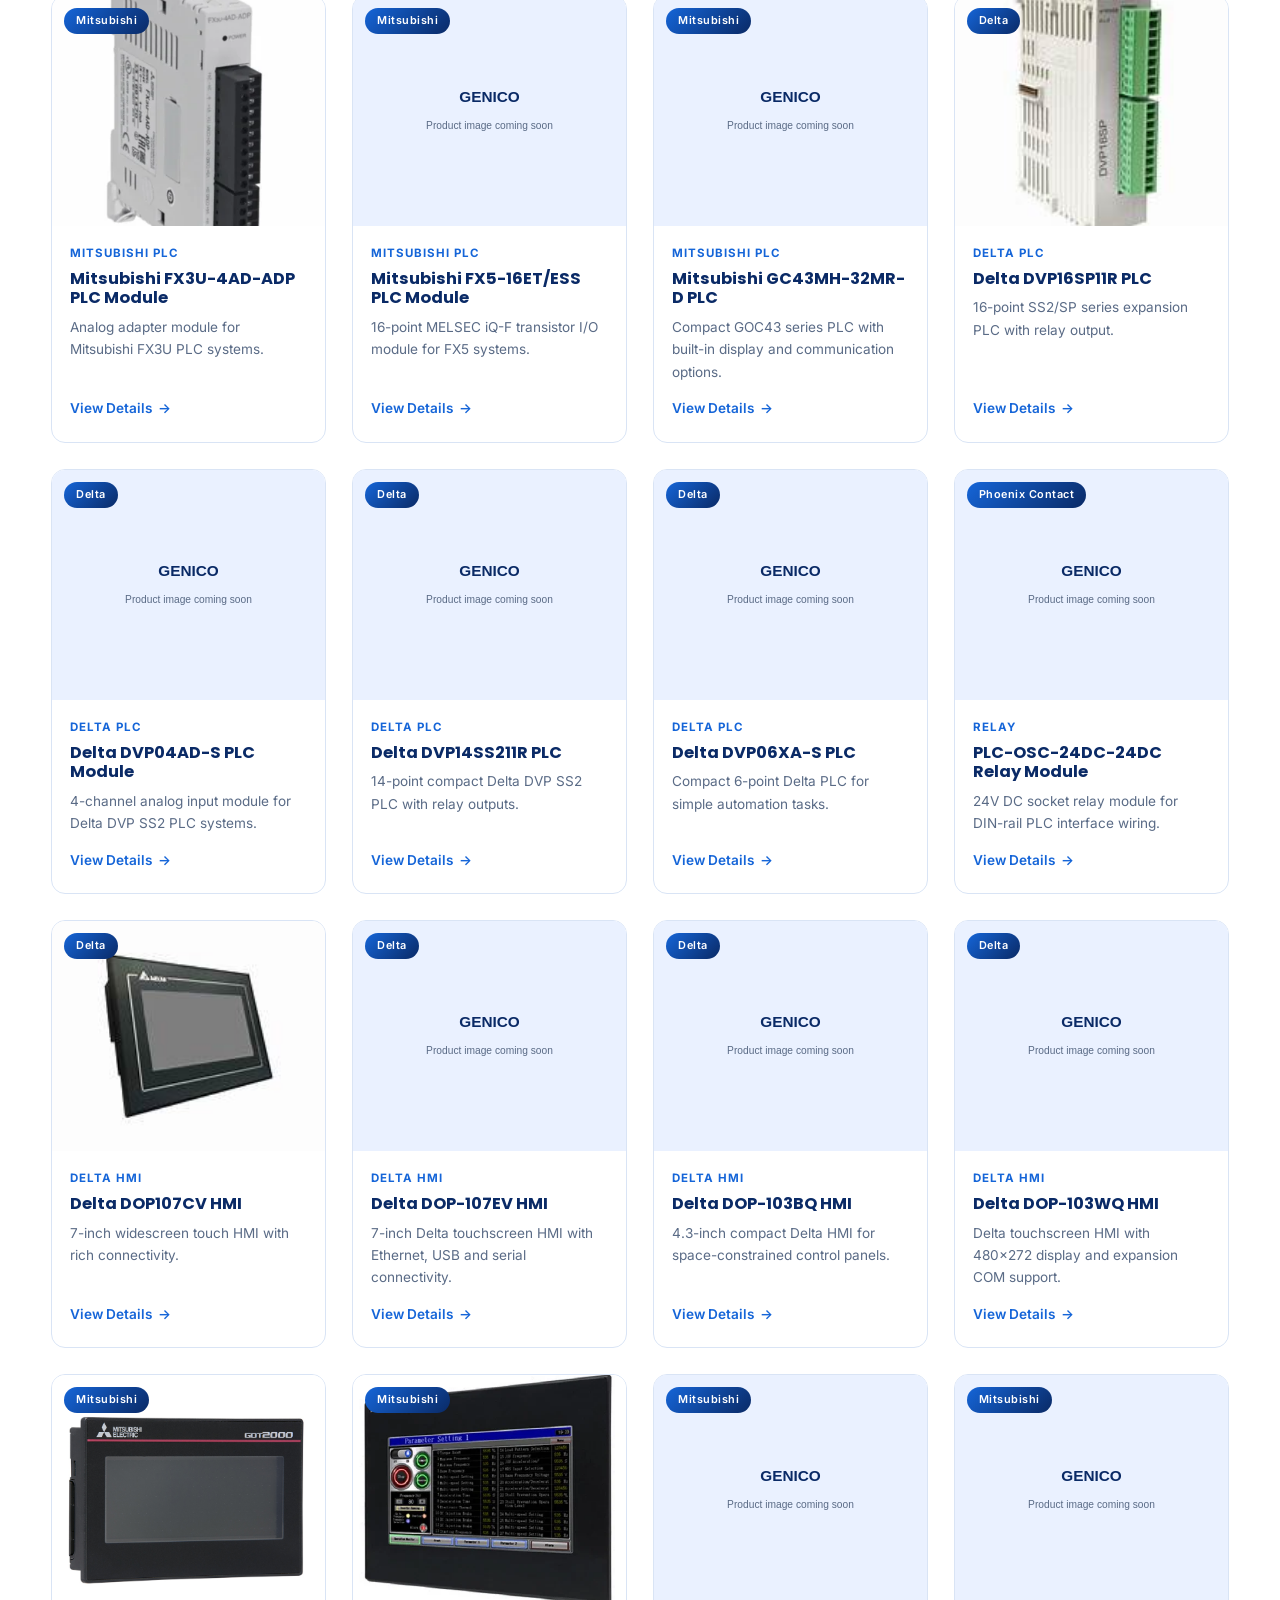
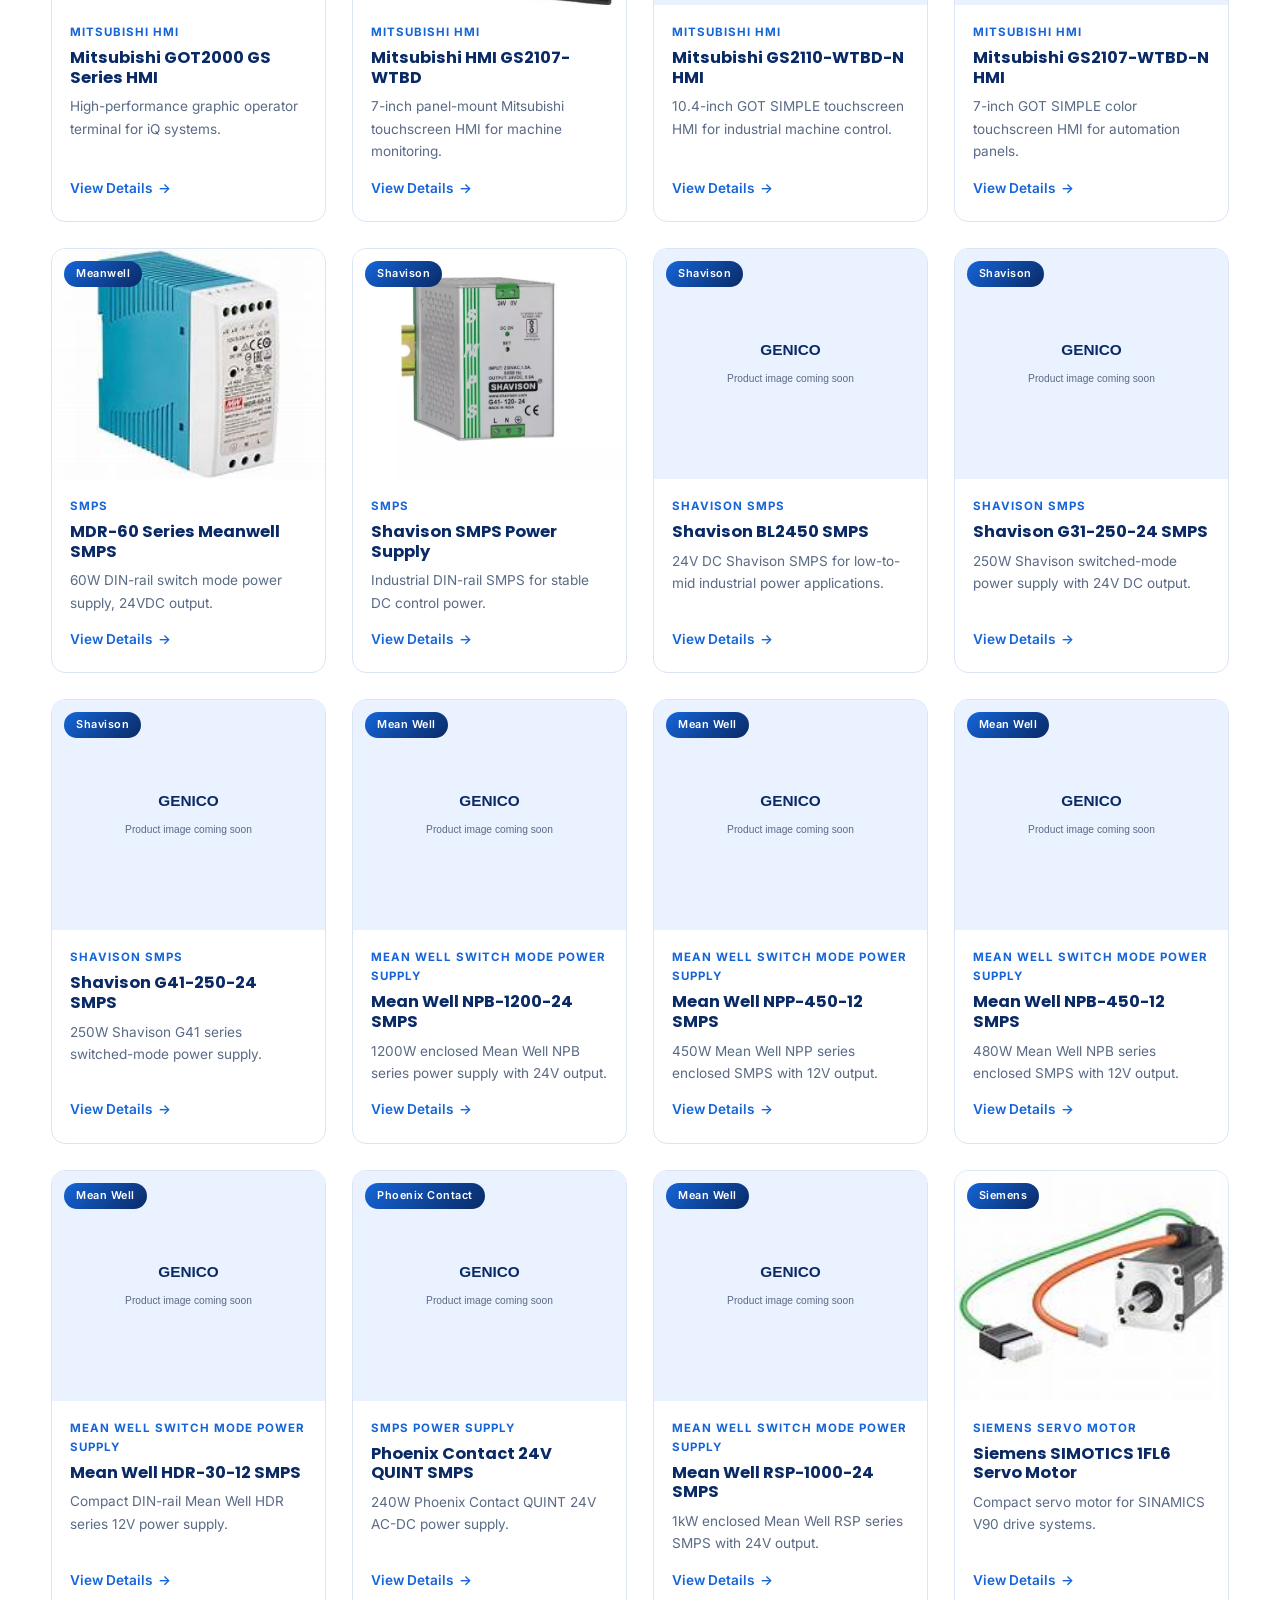
<file: products.html>
<!DOCTYPE html>
<html lang="en">
<head>
  <meta charset="UTF-8">
  <meta name="viewport" content="width=device-width, initial-scale=1.0">
  <title>Our Products — Genico Tech Solutions</title>
  <meta name="description" content="Browse Genico Tech Solutions' full range of industrial automation products — Servo Motors, VFDs, PLCs, HMIs, SMPS and FL Switches.">
  <meta name="author" content="Genico Tech Solutions">
  <meta name="robots" content="index, follow">
  <meta name="theme-color" content="#0a2a66">
  <link rel="canonical" href="https://www.genicotechsolutions.net/products.html">
  <meta property="og:type" content="website">
  <meta property="og:title" content="Our Products - Genico Tech Solutions">
  <meta property="og:description" content="Browse Mitsubishi Servo Motors, VFDs, PLCs, HMIs, SMPS, Delta automation products and FL Switches from Genico Tech Solutions.">
  <meta property="og:url" content="https://www.genicotechsolutions.net/products.html">
  <meta property="og:image" content="https://www.genicotechsolutions.net/assets/logo.png">
  <meta property="og:site_name" content="Genico Tech Solutions">
  <meta name="twitter:card" content="summary_large_image">
  <meta name="twitter:title" content="Our Products - Genico Tech Solutions">
  <meta name="twitter:description" content="Browse Mitsubishi Servo Motors, VFDs, PLCs, HMIs, SMPS, Delta automation products and FL Switches from Genico Tech Solutions.">
  <meta name="twitter:image" content="https://www.genicotechsolutions.net/assets/logo.png">
  <link rel="icon" type="image/png" href="/favicon-96x96.png" sizes="96x96" />
  <link rel="icon" type="image/svg+xml" href="/favicon.svg" />
  <link rel="shortcut icon" href="/favicon.ico" />
  <link rel="apple-touch-icon" sizes="180x180" href="/apple-touch-icon.png" />
  <link rel="manifest" href="/site.webmanifest" />
  <link rel="preconnect" href="https://fonts.googleapis.com">
  <link rel="preconnect" href="https://fonts.gstatic.com" crossorigin>
  <link href="https://fonts.googleapis.com/css2?family=Poppins:wght@500;600;700;800&family=Inter:wght@400;500;600&display=swap" rel="stylesheet">
  <link rel="stylesheet" href="css/style.css">
  <link rel="stylesheet" href="css/animations.css">
  <link rel="stylesheet" href="css/chatbot.css">
  <script type="application/ld+json">
    {
      "@context": "https://schema.org",
      "@type": "CollectionPage",
      "name": "Our Products - Genico Tech Solutions",
      "url": "https://www.genicotechsolutions.net/products.html",
      "description": "Browse Mitsubishi Servo Motors, VFDs, PLCs, HMIs, SMPS, Delta automation products and FL Switches from Genico Tech Solutions.",
      "isPartOf": {
        "@type": "WebSite",
        "name": "Genico Tech Solutions",
        "url": "https://www.genicotechsolutions.net/"
      }
    }
  </script>
</head>
<body>

  <header class="header">
    <div class="container header-inner">
      <a class="logo" href="index.html">
        <img src="assets/logo1.png" alt="Genico Tech Solutions logo">
      </a>
      <nav>
        <ul class="nav">
          <li><a href="index.html">Home</a></li>
          <li><a href="about.html">Company Profile</a></li>
          <li class="has-drop">
            <a href="products.html">Our Products &#9662;</a>
            <div class="dropdown">
              <a href="products.html?cat=servo-motor">Mitsubishi Servo Motor</a>
              <a href="products.html?cat=mitsubishi-vfd">Mitsubishi VFD</a>
              <a href="products.html?cat=delta-vfd">Delta VFD</a>
              <a href="products.html?cat=servo-drives">Servo Drives</a>
              <a href="products.html?cat=mitsubishi-plc">Mitsubishi PLC</a>
              <a href="products.html?cat=delta-plc">Delta PLC</a>
              <a href="products.html?cat=delta-hmi">Delta HMI</a>
              <a href="products.html?cat=mitsubishi-hmi">Mitsubishi HMI</a>
              <a href="products.html?cat=smps">Power Supply (SMPS)</a>
              <a href="products.html?cat=siemens-servo">Siemens Servo Motors</a>
              <a href="products.html?cat=fl-switch">FL Switch</a>
            </div>
          </li>
          <li><a href="contact.html">Contact Us</a></li>
        </ul>
      </nav>
      <a class="btn btn-primary header-enquiry" href="contact.html">Enquiry</a>
      <button class="hamburger" aria-label="Menu"><span></span><span></span><span></span></button>
    </div>
  </header>

  <!-- ===== BREADCRUMB ===== -->
  <section class="breadcrumb">
    <div class="container">
      <h1>Our Products</h1>
      <div class="crumbs"><a href="index.html">Home</a> / <span>Products</span></div>
    </div>
  </section>

  <!-- ===== PRODUCTS ===== -->
  <section class="section">
    <div class="container">
      <div class="section-head reveal">
        <span class="kicker">Full Catalogue</span>
        <h2>Industrial Automation Products</h2>
        <p>Filter by category and click any product to view full specifications.</p>
      </div>
      <div class="filters" id="filters"><!-- chips rendered by products.js --></div>
      <div class="product-grid" id="product-grid"><!-- products rendered by products.js --></div>
    </div>
  </section>

  <!-- ===== CTA ===== -->
  <section class="section alt">
    <div class="container">
      <div class="cta-band reveal-zoom">
        <h2>Can't Find What You Need?</h2>
        <p>Tell us your requirement and our team will source the right component for you.</p>
        <a class="btn btn-ghost" href="contact.html">Request a Quote →</a>
      </div>
    </div>
  </section>

  <footer class="footer">
    <div class="container footer-grid">
      <div class="f-about">
        <div class="f-logo"><img src="assets/logo1.png" alt="Genico Tech Solutions logo"></div>
        <p>Pune-based trader and supplier of high-quality industrial automation products. Established 2023.</p>
        <small>GST : 27CFBPC8539J1Z9</small>
      </div>
      <div><h4>Quick Links</h4><ul class="f-links">
        <li><a href="index.html">Home</a></li><li><a href="about.html">Company Profile</a></li>
        <li><a href="products.html">Our Products</a></li><li><a href="contact.html">Contact Us</a></li>
      </ul></div>
      <div><h4>Products</h4><ul class="f-links">
        <li><a href="products.html?cat=servo-motor">Servo Motors</a></li><li><a href="products.html?cat=mitsubishi-vfd">Mitsubishi VFD</a></li>
        <li><a href="products.html?cat=delta-vfd">Delta VFD</a></li><li><a href="products.html?cat=mitsubishi-plc">PLCs</a></li>
        <li><a href="products.html?cat=fl-switch">FL Switch</a></li>
      </ul></div>
      <div class="f-contact"><h4>Get in Touch</h4>
        <div class="fc-row">📍 <span>1, Flat No 06, Alokshree Sadan, Lane No. 2, Pune – 411038</span></div>
        <div class="fc-row">📞 <span>07313726182</span></div>
        <div class="fc-row">✉ <span>info@genicotechsolutions.net</span></div>
      </div>
    </div>
    <div class="footer-bottom">© 2023–2026 Genico Tech Solutions. All Rights Reserved.</div>
  </footer>

  <button class="to-top" aria-label="Scroll to top">↑</button>

  <script src="js/data.js"></script>
  <script src="js/main.js"></script>
  <script src="js/products.js"></script>
  <script src="js/chatbot.js"></script>
</body>
</html>
</file>
<file: css/style.css>
/* ============================================================
   GENICO TECH SOLUTIONS — MAIN STYLESHEET
   Theme: White background + Blue + Dark Blue
   Fonts: Poppins (headings) + Inter (body) — business style
   ============================================================ */

/* ---------- Theme variables ---------- */
:root {
  --blue: #1565d8; /* primary blue */
  --blue-light: #2f80ed;
  --blue-dark: #0a2a66; /* dark blue */
  --blue-darker: #061d4a;
  --accent: #00b4d8; /* cyan accent for highlights */
  --white: #ffffff;
  --bg-soft: #f3f7ff; /* very light blue tint */
  --bg-soft2: #eaf1ff;
  --text: #14213d;
  --text-soft: #5a6b86;
  --border: #d9e4f5;
  --shadow: 0 10px 30px rgba(10, 42, 102, 0.12);
  --shadow-lg: 0 20px 50px rgba(10, 42, 102, 0.22);
  --radius: 14px;
  --header-h: 130px;
  --maxw: 1200px;
  --grad: linear-gradient(135deg, var(--blue) 0%, var(--blue-dark) 100%);
  --grad-dark: linear-gradient(
    135deg,
    var(--blue-dark) 0%,
    var(--blue-darker) 100%
  );
}

/* ---------- Reset ---------- */
* {
  margin: 0;
  padding: 0;
  box-sizing: border-box;
}
html {
  scroll-behavior: smooth;
}
body {
  font-family: "Inter", "Segoe UI", Arial, sans-serif;
  color: var(--text);
  background: var(--white);
  line-height: 1.65;
  overflow-x: hidden;
}
h1,
h2,
h3,
h4 {
  font-family: "Poppins", "Segoe UI", sans-serif;
  font-weight: 700;
  color: var(--blue-dark);
  line-height: 1.2;
}
a {
  text-decoration: none;
  color: inherit;
}
img {
  max-width: 100%;
  display: block;
}
ul {
  list-style: none;
}
.container {
  width: 92%;
  max-width: var(--maxw);
  margin: 0 auto;
}

/* ---------- Buttons ---------- */
.btn {
  display: inline-flex;
  align-items: center;
  gap: 8px;
  padding: 13px 28px;
  border: none;
  border-radius: 40px;
  font-weight: 600;
  font-family: "Poppins", sans-serif;
  font-size: 0.95rem;
  cursor: pointer;
  transition:
    transform 0.25s ease,
    box-shadow 0.25s ease,
    background 0.25s;
}
.btn-primary {
  background: var(--grad);
  color: #fff;
  box-shadow: 0 8px 20px rgba(21, 101, 216, 0.35);
}
.btn-primary:hover {
  transform: translateY(-3px);
  box-shadow: 0 14px 28px rgba(21, 101, 216, 0.45);
}
.btn-ghost {
  background: rgba(255, 255, 255, 0.15);
  color: #fff;
  border: 2px solid rgba(255, 255, 255, 0.65);
}
.btn-ghost:hover {
  background: #fff;
  color: var(--blue-dark);
  transform: translateY(-3px);
}
.btn-outline {
  background: transparent;
  color: var(--blue-dark);
  border: 2px solid var(--blue);
}
.btn-outline:hover {
  background: var(--blue);
  color: #fff;
  transform: translateY(-3px);
}

/* ---------- Header ---------- */
.header {
  position: sticky;
  top: 0;
  z-index: 900;
  background: rgba(255, 255, 255, 0.92);
  backdrop-filter: blur(10px);
  border-bottom: 1px solid var(--border);
  transition:
    box-shadow 0.3s,
    padding 0.3s;
}
.header.scrolled {
  box-shadow: var(--shadow);
}
.header-inner {
  display: flex;
  align-items: center;
  justify-content: space-between;
  padding: 14px 0;
  gap: 20px;
}
.logo {
  display: flex;
  align-items: center;
  gap: 0;
}
.logo img {
  height: 72px;
  max-width: 240px;
  width: auto;
  border-radius: 0;
  object-fit: contain;
}

/* ---------- Navigation ---------- */
.nav {
  display: flex;
  align-items: center;
  gap: 6px;
}
.nav > li > a {
  display: block;
  padding: 10px 16px;
  font-weight: 600;
  font-family: "Poppins", sans-serif;
  font-size: 0.92rem;
  color: var(--blue-dark);
  border-radius: 8px;
  position: relative;
  transition: color 0.2s;
}
.nav > li > a::after {
  content: "";
  position: absolute;
  left: 16px;
  right: 16px;
  bottom: 6px;
  height: 2px;
  background: var(--blue);
  transform: scaleX(0);
  transform-origin: left;
  transition: transform 0.3s ease;
}
.nav > li > a:hover,
.nav > li > a.active {
  color: var(--blue);
}
.nav > li > a:hover::after,
.nav > li > a.active::after {
  transform: scaleX(1);
}

/* dropdown */
.has-drop {
  position: relative;
}
.dropdown {
  position: absolute;
  top: 100%;
  left: 0;
  min-width: 250px;
  background: #fff;
  border: 1px solid var(--border);
  border-radius: 12px;
  box-shadow: var(--shadow-lg);
  padding: 8px;
  opacity: 0;
  visibility: hidden;
  transform: translateY(12px);
  transition: all 0.25s ease;
  z-index: 950;
}
.has-drop:hover .dropdown {
  opacity: 1;
  visibility: visible;
  transform: translateY(6px);
}
.dropdown a {
  display: block;
  padding: 9px 14px;
  border-radius: 8px;
  font-size: 0.88rem;
  color: var(--text);
  transition:
    background 0.2s,
    color 0.2s,
    padding-left 0.2s;
}
.dropdown a:hover {
  background: var(--bg-soft);
  color: var(--blue);
  padding-left: 20px;
}

.header-enquiry {
  padding: 11px 22px;
  border-radius: 8px;
  white-space: nowrap;
}

/* hamburger */
.hamburger {
  display: none;
  flex-direction: column;
  gap: 5px;
  background: none;
  border: none;
  cursor: pointer;
  padding: 8px;
}
.hamburger span {
  width: 26px;
  height: 3px;
  background: var(--blue-dark);
  border-radius: 3px;
  transition: 0.3s;
}

/* ---------- Hero ---------- */
.hero {
  position: relative;
  min-height: 88vh;
  display: flex;
  align-items: center;
  background: var(--grad-dark);
  color: #fff;
  overflow: hidden;
}
.hero::before {
  content: "";
  position: absolute;
  inset: 0;
  background:
    radial-gradient(
      circle at 80% 20%,
      rgba(0, 180, 216, 0.25),
      transparent 45%
    ),
    radial-gradient(circle at 15% 80%, rgba(47, 128, 237, 0.3), transparent 45%);
}
.hero .container {
  position: relative;
  z-index: 2;
  display: grid;
  grid-template-columns: 1.1fr 0.9fr;
  gap: 40px;
  align-items: center;
}
.hero-text .eyebrow {
  display: inline-block;
  background: rgba(255, 255, 255, 0.12);
  border: 1px solid rgba(255, 255, 255, 0.25);
  padding: 6px 16px;
  border-radius: 30px;
  font-size: 0.8rem;
  letter-spacing: 1px;
  margin-bottom: 18px;
}
.hero-text h1 {
  color: #fff;
  font-size: 3rem;
  margin-bottom: 18px;
}
.hero-text h1 .accent {
  color: var(--accent);
}
.hero-text p {
  color: #d7e3fb;
  font-size: 1.08rem;
  max-width: 540px;
  margin-bottom: 28px;
}
.hero-actions {
  display: flex;
  gap: 14px;
  flex-wrap: wrap;
}
.hero-visual {
  position: relative;
  display: grid;
  place-items: center;
}
.hero-visual .blob {
  width: 420px;
  height: 420px;
  max-width: 100%;
  border-radius: 50%;
  background: linear-gradient(135deg, var(--darkble) 0%, var(--accent) 100%);
  display: grid;
  place-items: center;
  box-shadow: 0 30px 70px rgba(0, 0, 0, 0.35);
}
.hero-visual .blob img {
  width: 72%;
  filter: drop-shadow(0 16px 24px rgba(0, 0, 0, 0.26));
}

.hero-stats {
  display: flex;
  gap: 26px;
  margin-top: 34px;
  flex-wrap: wrap;
}
.hero-stats .stat strong {
  display: block;
  font-size: 1.7rem;
  color: var(--accent);
  font-family: "Poppins";
}
.hero-stats .stat span {
  font-size: 0.82rem;
  color: #c4d4f3;
}

/* ---------- Section basics ---------- */
.section {
  padding: 80px 0;
}
.section.alt {
  background: var(--bg-soft);
}
.section-head {
  text-align: center;
  max-width: 720px;
  margin: 0 auto 50px;
}
.section-head .kicker {
  color: var(--blue);
  font-weight: 700;
  letter-spacing: 2px;
  font-size: 0.8rem;
  text-transform: uppercase;
}
.section-head h2 {
  font-size: 2.2rem;
  margin: 8px 0 12px;
}
.section-head p {
  color: var(--text-soft);
}

/* ---------- Category chips ---------- */
.filters {
  display: flex;
  flex-wrap: wrap;
  gap: 10px;
  justify-content: center;
  margin-bottom: 40px;
}
.chip {
  padding: 9px 18px;
  border-radius: 30px;
  border: 1px solid var(--border);
  background: #fff;
  color: var(--blue-dark);
  font-weight: 600;
  font-size: 0.85rem;
  cursor: pointer;
  transition: all 0.25s;
}
.chip:hover {
  border-color: var(--blue);
  color: var(--blue);
  transform: translateY(-2px);
}
.chip.active {
  background: var(--grad);
  color: #fff;
  border-color: transparent;
  box-shadow: 0 8px 18px rgba(21, 101, 216, 0.3);
}

/* ---------- Product grid ---------- */
.product-grid {
  display: grid;
  grid-template-columns: repeat(4, 1fr);
  gap: 26px;
}
.product-card {
  background: #fff;
  border: 1px solid var(--border);
  border-radius: var(--radius);
  overflow: hidden;
  cursor: pointer;
  position: relative;
  transition:
    transform 0.35s ease,
    box-shadow 0.35s ease,
    border-color 0.35s;
  display: flex;
  flex-direction: column;
}
.product-card:hover {
  transform: translateY(-10px);
  box-shadow: var(--shadow-lg);
  border-color: var(--blue);
}
.product-card .pc-imgwrap {
  position: relative;
  background: #fff;
  overflow: hidden;
  isolation: isolate;
}
.product-card .pc-imgwrap img {
  width: 100%;
  height: 230px;
  object-fit: cover;
  padding: 0;
  transition: transform 0.5s ease;
}
.product-card:hover .pc-imgwrap img {
  transform: scale(1.08);
}
.product-card .pc-badge {
  position: absolute;
  top: 12px;
  left: 12px;
  background: var(--grad);
  color: #fff;
  font-size: 0.68rem;
  font-weight: 600;
  padding: 4px 12px;
  border-radius: 20px;
  letter-spacing: 0.5px;
}
.product-card .pc-body {
  padding: 18px 18px 22px;
  flex: 1;
  display: flex;
  flex-direction: column;
}
.product-card .pc-cat {
  color: var(--blue);
  font-size: 0.72rem;
  font-weight: 700;
  letter-spacing: 1px;
  text-transform: uppercase;
}
.product-card h3 {
  font-size: 1.02rem;
  margin: 6px 0 8px;
  color: var(--blue-dark);
}
.product-card p {
  color: var(--text-soft);
  font-size: 0.85rem;
  flex: 1;
}
.product-card .pc-foot {
  margin-top: 14px;
  display: flex;
  align-items: center;
  justify-content: space-between;
}
.product-card .pc-link {
  color: var(--blue);
  font-weight: 600;
  font-size: 0.85rem;
  display: inline-flex;
  align-items: center;
  gap: 6px;
}
.product-card .pc-link .arrow {
  transition: transform 0.3s;
}
.product-card:hover .pc-link .arrow {
  transform: translateX(5px);
}
.product-card .pc-overlay {
  position: absolute;
  inset: 0;
  background: linear-gradient(
    180deg,
    rgba(21, 101, 216, 0.12),
    rgba(10, 42, 102, 0.86)
  );
  opacity: 0;
  display: grid;
  align-items: end;
  justify-items: center;
  padding-bottom: 80px;
  transition: opacity 0.3s;
  color: #fff;
  font-weight: 600;
}
.product-card:hover .pc-overlay {
  opacity: 1;
}
.product-card .pc-overlay .view-pill {
  background: #fff;
  color: var(--blue-dark);
  padding: 10px 20px;
  border-radius: 30px;
  font-size: 0.85rem;
}

/* ---------- Why us ---------- */
.why-grid {
  display: grid;
  grid-template-columns: repeat(4, 1fr);
  gap: 24px;
}
.why-card {
  background: #fff;
  border: 1px solid var(--border);
  border-radius: var(--radius);
  padding: 30px 24px;
  text-align: center;
  transition:
    transform 0.3s,
    box-shadow 0.3s;
}
.why-card:hover {
  transform: translateY(-8px);
  box-shadow: var(--shadow);
}
.why-card .why-ic {
  width: 64px;
  height: 64px;
  margin: 0 auto 16px;
  border-radius: 18px;
  background: var(--bg-soft);
  display: grid;
  place-items: center;
  font-size: 0;
  color: var(--blue);
  transition: 0.3s;
}
.why-card .why-ic::before {
  content: "";
  width: 34px;
  height: 34px;
  background: currentColor;
  -webkit-mask: var(--why-icon) center / contain no-repeat;
  mask: var(--why-icon) center / contain no-repeat;
}
.why-card:nth-child(1) .why-ic {
  --why-icon: url("data:image/svg+xml,%3Csvg xmlns='http://www.w3.org/2000/svg' viewBox='0 0 24 24' fill='none' stroke='black' stroke-width='1.8' stroke-linecap='round' stroke-linejoin='round'%3E%3Cpath d='M12 3.5l7 3v5.2c0 4.3-2.9 7.4-7 8.8-4.1-1.4-7-4.5-7-8.8V6.5l7-3z'/%3E%3Cpath d='M8.5 12.2l2.2 2.2 4.8-5'/%3E%3C/svg%3E");
}
.why-card:nth-child(2) .why-ic {
  --why-icon: url("data:image/svg+xml,%3Csvg xmlns='http://www.w3.org/2000/svg' viewBox='0 0 24 24' fill='none' stroke='black' stroke-width='1.8' stroke-linecap='round' stroke-linejoin='round'%3E%3Cpath d='M5 8.5h14a2 2 0 0 1 2 2v6.5a2 2 0 0 1-2 2H5a2 2 0 0 1-2-2v-6.5a2 2 0 0 1 2-2z'/%3E%3Cpath d='M7 8.5V6.8A1.8 1.8 0 0 1 8.8 5h6.4A1.8 1.8 0 0 1 17 6.8v1.7'/%3E%3Cpath d='M12 11v5'/%3E%3Cpath d='M9.7 13.2h4.6'/%3E%3C/svg%3E");
}
.why-card:nth-child(3) .why-ic {
  --why-icon: url("data:image/svg+xml,%3Csvg xmlns='http://www.w3.org/2000/svg' viewBox='0 0 24 24' fill='none' stroke='black' stroke-width='1.8' stroke-linecap='round' stroke-linejoin='round'%3E%3Cpath d='M3 7h11v10H3z'/%3E%3Cpath d='M14 10h3.4l3.6 3.8V17h-7z'/%3E%3Cpath d='M6.5 19a2 2 0 1 0 0-4 2 2 0 0 0 0 4z'/%3E%3Cpath d='M17.5 19a2 2 0 1 0 0-4 2 2 0 0 0 0 4z'/%3E%3Cpath d='M3 11h7'/%3E%3C/svg%3E");
}
.why-card:nth-child(4) .why-ic {
  --why-icon: url("data:image/svg+xml,%3Csvg xmlns='http://www.w3.org/2000/svg' viewBox='0 0 24 24' fill='none' stroke='black' stroke-width='1.8' stroke-linecap='round' stroke-linejoin='round'%3E%3Cpath d='M8.5 11.5l2.2-2.2a2.2 2.2 0 0 1 3.1 0l1.7 1.7'/%3E%3Cpath d='M3.5 12.5l4.2-4.2 4.1 4.1a2 2 0 0 0 2.8 0l.9-.9'/%3E%3Cpath d='M20.5 12.5l-5.1 5.1a2.4 2.4 0 0 1-3.4 0l-4.3-4.3'/%3E%3Cpath d='M6.5 15.8l2.1 2.1'/%3E%3C/svg%3E");
}
.why-card:hover .why-ic {
  background: var(--grad);
  color: #fff;
  transform: rotate(-8deg) scale(1.05);
}
.why-card h3 {
  font-size: 1.05rem;
  margin-bottom: 8px;
}
.why-card p {
  color: var(--text-soft);
  font-size: 0.88rem;
}

/* ---------- Category showcase strip ---------- */
.cat-strip {
  display: grid;
  grid-template-columns: repeat(6, 1fr);
  gap: 16px;
}
.cat-tile {
  background: #fff;
  border: 1px solid var(--border);
  border-radius: 8px;
  padding: 24px 12px 22px;
  text-align: center;
  transition: 0.3s;
  cursor: pointer;
  color: var(--blue-dark);
}
.cat-tile:hover {
  background: var(--grad);
  color: #fff;
  transform: translateY(-6px);
  box-shadow: var(--shadow);
}
.cat-tile .ct-ic {
  width: 48px;
  height: 48px;
  margin: 0 auto 12px;
  border-radius: 50%;
  display: grid;
  place-items: center;
  background: #eef5ff;
  color: var(--blue);
  box-shadow: inset 0 0 0 1px rgba(21, 101, 216, 0.14);
  transition: 0.3s;
}
.cat-tile .ct-ic svg {
  width: 28px;
  height: 28px;
  fill: none;
  stroke: currentColor;
  stroke-width: 1.9;
  stroke-linecap: round;
  stroke-linejoin: round;
}
.cat-tile:hover .ct-ic {
  background: rgba(255, 255, 255, 0.18);
  color: #fff;
  box-shadow: inset 0 0 0 1px rgba(255, 255, 255, 0.34);
}
.cat-tile span {
  font-size: 1rem;
  font-weight: 700;
  line-height: 1.25;
}

/* ---------- CTA band ---------- */
.cta-band {
  background: var(--grad-dark);
  color: #fff;
  border-radius: 22px;
  padding: 50px;
  text-align: center;
  position: relative;
  overflow: hidden;
}
.cta-band::after {
  content: "";
  position: absolute;
  inset: 0;
  background: radial-gradient(
    circle at 80% 30%,
    rgba(0, 180, 216, 0.3),
    transparent 50%
  );
}
.cta-band > * {
  position: relative;
  z-index: 2;
}
.cta-band h2 {
  color: #fff;
  font-size: 2rem;
  margin-bottom: 10px;
}
.cta-band p {
  color: #d4e1fb;
  margin-bottom: 24px;
}

/* ---------- Breadcrumb ---------- */
.breadcrumb {
  background: var(--grad-dark);
  color: #fff;
  padding: 46px 0;
}
.breadcrumb h1 {
  color: #fff;
  font-size: 2.2rem;
}
.breadcrumb .crumbs {
  color: #bcd0f5;
  font-size: 0.88rem;
  margin-top: 6px;
}
.breadcrumb .crumbs a {
  color: var(--accent);
}

/* ---------- Product detail ---------- */
.detail-wrap {
  display: grid;
  grid-template-columns: 1fr 1.1fr;
  gap: 50px;
  align-items: start;
}
.detail-img {
  background: var(--bg-soft);
  border-radius: var(--radius);
  padding: 30px;
  border: 1px solid var(--border);
  position: sticky;
  top: 150px;
}
.detail-img img {
  width: 100%;
  object-fit: contain;
}
.detail-info .d-cat {
  color: var(--blue);
  font-weight: 700;
  text-transform: uppercase;
  letter-spacing: 1px;
  font-size: 0.8rem;
}
.detail-info h1 {
  font-size: 2rem;
  margin: 8px 0 14px;
}
.detail-info .d-brand {
  display: inline-block;
  background: var(--bg-soft);
  color: var(--blue-dark);
  padding: 5px 14px;
  border-radius: 20px;
  font-size: 0.8rem;
  font-weight: 600;
  margin-bottom: 18px;
}
.detail-info .d-desc {
  color: var(--text-soft);
  margin-bottom: 26px;
}
.spec-table {
  width: 100%;
  border-collapse: collapse;
  border: 1px solid var(--border);
  border-radius: 12px;
  overflow: hidden;
  margin-bottom: 28px;
}
.spec-table th,
.spec-table td {
  text-align: left;
  padding: 13px 18px;
  border-bottom: 1px solid var(--border);
  font-size: 0.9rem;
}
.spec-table th {
  background: var(--bg-soft);
  color: var(--blue-dark);
  width: 42%;
  font-weight: 600;
}
.spec-table tr:last-child th,
.spec-table tr:last-child td {
  border-bottom: none;
}
.detail-actions {
  display: flex;
  gap: 12px;
  flex-wrap: wrap;
}

/* ---------- About page ---------- */
.about-grid {
  display: grid;
  grid-template-columns: 1fr 1fr;
  gap: 50px;
  align-items: center;
}
.about-img {
  border-radius: var(--radius);
  overflow: hidden;
  box-shadow: var(--shadow);
}
.about-text h2 {
  font-size: 2rem;
  margin-bottom: 14px;
}
.about-text p {
  color: var(--text-soft);
  margin-bottom: 16px;
}
.facts-grid {
  display: grid;
  grid-template-columns: repeat(3, 1fr);
  gap: 18px;
}
.fact {
  background: #fff;
  border: 1px solid var(--border);
  border-radius: 12px;
  padding: 22px;
  text-align: center;
  transition: 0.3s;
}
.fact:hover {
  transform: translateY(-6px);
  box-shadow: var(--shadow);
}
.fact strong {
  display: block;
  color: var(--blue);
  font-size: 0.78rem;
  text-transform: uppercase;
  letter-spacing: 1px;
  margin-bottom: 6px;
}
.fact span {
  font-weight: 600;
  color: var(--blue-dark);
  font-size: 0.95rem;
}
.mv-grid {
  display: grid;
  grid-template-columns: 1fr 1fr;
  gap: 26px;
}
.mv-card {
  background: #fff;
  border: 1px solid var(--border);
  border-left: 5px solid var(--blue);
  border-radius: 12px;
  padding: 28px;
}
.mv-card h3 {
  margin-bottom: 10px;
}
.mv-card p {
  color: var(--text-soft);
}

/* ---------- Contact page ---------- */
.contact-grid {
  display: grid;
  grid-template-columns: 1fr 1.2fr;
  gap: 40px;
  align-items: start;
}
.contact-info {
  background: var(--grad-dark);
  color: #fff;
  border-radius: var(--radius);
  padding: 36px;
}
.contact-info h3 {
  color: #fff;
  margin-bottom: 20px;
}
.contact-info .ci-row {
  display: flex;
  gap: 14px;
  margin-bottom: 22px;
  align-items: flex-start;
}
.contact-info .ci-ic {
  width: 42px;
  height: 42px;
  border-radius: 12px;
  background: rgba(255, 255, 255, 0.12);
  display: grid;
  place-items: center;
  flex-shrink: 0;
}
.contact-info .ci-row small {
  color: #bcd0f5;
  display: block;
  font-size: 0.75rem;
}
.contact-info .ci-row span {
  font-size: 0.95rem;
}
.contact-form {
  background: #fff;
  border: 1px solid var(--border);
  border-radius: var(--radius);
  padding: 36px;
  box-shadow: var(--shadow);
}
.form-row {
  display: grid;
  grid-template-columns: 1fr 1fr;
  gap: 16px;
}
.field {
  margin-bottom: 16px;
}
.field label {
  display: block;
  font-size: 0.82rem;
  font-weight: 600;
  color: var(--blue-dark);
  margin-bottom: 6px;
}
.field input,
.field textarea,
.field select {
  width: 100%;
  padding: 12px 14px;
  border: 1px solid var(--border);
  border-radius: 10px;
  font-family: inherit;
  font-size: 0.92rem;
  transition:
    border-color 0.2s,
    box-shadow 0.2s;
  background: #fbfdff;
}
.field input:focus,
.field textarea:focus,
.field select:focus {
  outline: none;
  border-color: var(--blue);
  box-shadow: 0 0 0 4px rgba(21, 101, 216, 0.12);
  background: #fff;
}
.field textarea {
  resize: vertical;
  min-height: 120px;
}
.form-note {
  font-size: 0.82rem;
  color: var(--text-soft);
  margin-top: 10px;
}

/* map */
.map-wrap {
  border-radius: var(--radius);
  overflow: hidden;
  border: 1px solid var(--border);
  margin-top: 40px;
}
.map-wrap iframe {
  width: 100%;
  height: 340px;
  border: 0;
  display: block;
}

/* ---------- Footer ---------- */
.footer {
  background: var(--grad-dark);
  color: #c7d6f5;
  padding: 60px 0 0;
  margin-top: 20px;
}
.footer-grid {
  display: grid;
  grid-template-columns: 1.4fr 1fr 1fr 1.2fr;
  gap: 36px;
}
.footer h4 {
  color: #fff;
  margin-bottom: 18px;
  font-size: 1.05rem;
}
.footer a {
  color: #c7d6f5;
  font-size: 0.9rem;
  transition:
    color 0.2s,
    padding-left 0.2s;
  display: inline-block;
}
.footer a:hover {
  color: var(--accent);
  padding-left: 5px;
}
.footer .f-links li {
  margin-bottom: 10px;
}
.footer .f-about p {
  font-size: 0.9rem;
  margin: 14px 0;
}
.footer .f-logo {
  display: flex;
  align-items: center;
  gap: 0;
  margin-bottom: 6px;
}
.footer .f-logo img {
  height: 78px;
  max-width: 260px;
  width: auto;
  border-radius: 0;
  object-fit: contain;
}
.footer .f-contact .fc-row {
  display: flex;
  gap: 10px;
  margin-bottom: 14px;
  font-size: 0.88rem;
}
.footer-bottom {
  border-top: 1px solid rgba(255, 255, 255, 0.12);
  margin-top: 44px;
  padding: 20px 0;
  text-align: center;
  font-size: 0.82rem;
  color: #9fb6e0;
}

/* ---------- Empty state ---------- */
.empty {
  text-align: center;
  padding: 60px;
  color: var(--text-soft);
  grid-column: 1 / -1;
}

/* ---------- Responsive ---------- */
@media (max-width: 1024px) {
  .product-grid {
    grid-template-columns: repeat(3, 1fr);
  }
  .why-grid {
    grid-template-columns: repeat(2, 1fr);
  }
  .cat-strip {
    grid-template-columns: repeat(4, 1fr);
  }
  .footer-grid {
    grid-template-columns: 1fr 1fr;
  }
}
@media (max-width: 860px) {
  .header-inner {
    padding: 10px 0;
    gap: 10px;
  }
  .logo {
    min-width: 0;
    gap: 0;
  }
  .logo img {
    height: 50px;
    max-width: 172px;
  }
  .nav,
  .header-enquiry {
    display: none;
  }
  .nav.open {
    display: flex;
    flex-direction: column;
    position: absolute;
    top: 100%;
    left: 0;
    right: 0;
    background: #fff;
    padding: 14px;
    gap: 4px;
    box-shadow: var(--shadow-lg);
    align-items: stretch;
  }
  .nav.open .dropdown {
    position: static;
    opacity: 1;
    visibility: visible;
    transform: none;
    box-shadow: none;
    border: none;
    padding-left: 12px;
  }
  .hamburger {
    display: flex;
  }
  .hero .container {
    grid-template-columns: 1fr;
    text-align: center;
  }
  .hero-text p {
    margin-left: auto;
    margin-right: auto;
  }
  .hero-actions,
  .hero-stats {
    justify-content: center;
  }
  .hero-visual {
    display: none;
  }
  .hero-text h1 {
    font-size: 2.2rem;
  }
  .detail-wrap,
  .about-grid,
  .contact-grid,
  .mv-grid {
    grid-template-columns: 1fr;
  }
  .detail-img {
    position: static;
  }
}
@media (max-width: 560px) {
  .header-inner {
    width: 94%;
  }
  .product-grid {
    grid-template-columns: 1fr 1fr;
  }
  .why-grid,
  .facts-grid,
  .cat-strip {
    grid-template-columns: 1fr 1fr;
  }
  .footer {
    padding-top: 42px;
  }
  .footer-grid {
    grid-template-columns: 1fr;
    gap: 26px;
  }
  .footer .f-logo img {
    height: 70px;
    max-width: 230px;
  }
  .form-row {
    grid-template-columns: 1fr;
  }
  .section-head h2 {
    font-size: 1.7rem;
  }
  .home-page .section-head .kicker {
    display: block;
    margin-bottom: 2px;
  }
  .home-page .section-head h2 {
    margin-top: 2px;
  }
  .product-card .pc-imgwrap img {
    height: 170px;
  }
}
@media (max-width: 380px) {
  .logo img {
    height: 44px;
    max-width: 150px;
  }
  .hamburger {
    padding: 6px;
  }
}

/* ============================================================
   FAQ + BLOG (home page)
   ============================================================ */

/* ---------- FAQ accordion ---------- */
.faq-list {
  max-width: 820px;
  margin: 0 auto;
  display: flex;
  flex-direction: column;
  gap: 14px;
}
.faq-item {
  border: 1px solid var(--border);
  border-radius: var(--radius);
  background: #fff;
  overflow: hidden;
  transition:
    box-shadow 0.3s ease,
    border-color 0.3s ease;
}
.faq-item[open] {
  box-shadow: var(--shadow);
  border-color: var(--blue);
}
.faq-item summary {
  list-style: none;
  cursor: pointer;
  padding: 20px 24px;
  font-family: "Poppins", sans-serif;
  font-weight: 600;
  color: var(--blue-dark);
  font-size: 1.02rem;
  display: flex;
  align-items: center;
  justify-content: space-between;
  gap: 16px;
}
.faq-item summary::-webkit-details-marker {
  display: none;
}
.faq-item summary .faq-icon {
  flex: 0 0 auto;
  width: 28px;
  height: 28px;
  border-radius: 50%;
  background: var(--bg-soft);
  color: var(--blue);
  display: grid;
  place-items: center;
  font-size: 1.3rem;
  line-height: 1;
  transition:
    transform 0.3s ease,
    background 0.3s,
    color 0.3s;
}
.faq-item[open] summary .faq-icon {
  transform: rotate(45deg);
  background: var(--grad);
  color: #fff;
}
.faq-item .faq-ans {
  padding: 0 24px 20px;
  color: var(--text-soft);
  font-size: 0.95rem;
}

/* ---------- Blog cards ---------- */
.blog-grid {
  display: grid;
  grid-template-columns: repeat(3, 1fr);
  gap: 26px;
}
.blog-card {
  background: #fff;
  border: 1px solid var(--border);
  border-radius: var(--radius);
  overflow: hidden;
  display: flex;
  flex-direction: column;
  transition:
    transform 0.35s ease,
    box-shadow 0.35s ease,
    border-color 0.35s;
}
.blog-card:hover {
  transform: translateY(-8px);
  box-shadow: var(--shadow-lg);
  border-color: var(--blue);
}
.blog-thumb {
  position: relative;
  background: var(--bg-soft2);
  overflow: hidden;
}
.blog-thumb img {
  width: 100%;
  height: 200px;
  object-fit: cover;
  transition: transform 0.5s ease;
}
.blog-card:hover .blog-thumb img {
  transform: scale(1.06);
}
.blog-tag {
  position: absolute;
  top: 14px;
  left: 14px;
  background: var(--grad);
  color: #fff;
  font-size: 0.7rem;
  font-weight: 600;
  padding: 5px 13px;
  border-radius: 20px;
  letter-spacing: 0.5px;
}
.blog-body {
  padding: 20px 20px 24px;
  flex: 1;
  display: flex;
  flex-direction: column;
}
.blog-meta {
  color: var(--text-soft);
  font-size: 0.76rem;
  font-weight: 600;
  letter-spacing: 0.5px;
  text-transform: uppercase;
}
.blog-body h3 {
  font-size: 1.08rem;
  margin: 8px 0 10px;
  color: var(--blue-dark);
}
.blog-body p {
  color: var(--text-soft);
  font-size: 0.88rem;
  flex: 1;
}
.blog-readmore {
  margin-top: 16px;
  color: var(--blue);
  font-weight: 600;
  font-size: 0.88rem;
  display: inline-flex;
  align-items: center;
  gap: 6px;
}
.blog-readmore .arrow {
  transition: transform 0.3s;
}
.blog-card:hover .blog-readmore .arrow {
  transform: translateX(5px);
}

/* ---------- Newsroom cards ---------- */
.newsroom-breadcrumb {
  position: relative;
  overflow: hidden;
}
.newsroom-breadcrumb::after {
  content: "";
  position: absolute;
  right: 8%;
  top: 20%;
  width: 180px;
  height: 180px;
  border: 1px solid rgba(255, 255, 255, 0.18);
  border-radius: 50%;
}
.news-toolbar {
  display: flex;
  flex-wrap: wrap;
  gap: 10px;
  justify-content: center;
  margin: -18px 0 42px;
}
.news-grid {
  display: grid;
  grid-template-columns: repeat(3, 1fr);
  gap: 26px;
}
.news-card {
  background: #fff;
  border: 1px solid var(--border);
  border-radius: var(--radius);
  overflow: hidden;
  display: flex;
  flex-direction: column;
  min-height: 100%;
  transition:
    transform 0.35s ease,
    box-shadow 0.35s ease,
    border-color 0.35s;
}
.news-card:hover {
  transform: translateY(-8px);
  box-shadow: var(--shadow-lg);
  border-color: var(--blue);
}
.news-thumb {
  position: relative;
  background: var(--bg-soft2);
  overflow: hidden;
}
.news-thumb img {
  width: 100%;
  height: 210px;
  object-fit: cover;
  transition: transform 0.5s ease;
}
.news-card:hover .news-thumb img {
  transform: scale(1.06);
}
.news-source {
  position: absolute;
  left: 14px;
  bottom: 14px;
  background: rgba(6, 29, 74, 0.9);
  color: #fff;
  border: 1px solid rgba(255, 255, 255, 0.22);
  border-radius: 20px;
  padding: 5px 13px;
  font-size: 0.7rem;
  font-weight: 600;
  letter-spacing: 0.4px;
}
.news-body {
  padding: 20px 20px 24px;
  flex: 1;
  display: flex;
  flex-direction: column;
}
.news-topic {
  color: var(--blue);
  font-size: 0.72rem;
  font-weight: 700;
  letter-spacing: 1px;
  text-transform: uppercase;
}
.news-body h3 {
  font-size: 1.08rem;
  margin: 8px 0 10px;
}
.news-body p {
  color: var(--text-soft);
  font-size: 0.9rem;
  flex: 1;
}
.news-link {
  margin-top: 18px;
  color: var(--blue);
  font-weight: 600;
  font-size: 0.88rem;
  display: inline-flex;
  align-items: center;
  gap: 6px;
}
.news-link .arrow {
  transition: transform 0.3s;
}
.news-card:hover .news-link .arrow {
  transform: translateX(5px);
}

/* ---------- Full blog article page ---------- */
.blog-hero {
  padding: 58px 0;
}
.blog-hero-grid {
  display: grid;
  grid-template-columns: minmax(0, 1.25fr) minmax(280px, 0.75fr);
  gap: 42px;
  align-items: center;
}
.blog-hero .kicker {
  display: inline-block;
  color: var(--accent);
  font-weight: 700;
  letter-spacing: 2px;
  font-size: 0.78rem;
  text-transform: uppercase;
  margin: 16px 0 10px;
}
.blog-hero h1 {
  color: #fff;
  font-size: 2.45rem;
  max-width: 850px;
}
.blog-hero p {
  color: #d7e3fb;
  max-width: 760px;
  margin-top: 14px;
}
.blog-hero-meta {
  display: flex;
  flex-wrap: wrap;
  gap: 10px;
  margin-top: 24px;
}
.blog-hero-meta span {
  background: rgba(255, 255, 255, 0.12);
  border: 1px solid rgba(255, 255, 255, 0.22);
  color: #fff;
  border-radius: 20px;
  padding: 6px 14px;
  font-size: 0.78rem;
  font-weight: 600;
}
.blog-hero-image {
  background: rgba(255, 255, 255, 0.12);
  border: 1px solid rgba(255, 255, 255, 0.22);
  border-radius: var(--radius);
  padding: 18px;
}
.blog-hero-image img {
  width: 100%;
  aspect-ratio: 4 / 3;
  object-fit: cover;
  border-radius: 10px;
}
.blog-page {
  background: linear-gradient(180deg, #fff 0%, var(--bg-soft) 100%);
}
.blog-article {
  max-width: 980px;
  margin: 0 auto;
  background: #fff;
  color: var(--text);
  border: 1px solid var(--border);
  border-radius: var(--radius);
  box-shadow: var(--shadow);
  padding: 46px;
  scroll-margin-top: 115px;
}
.blog-article + .blog-article {
  margin-top: 34px;
}
.blog-article section + section {
  margin-top: 42px;
}
.blog-article h2 {
  font-size: 1.72rem;
  margin-bottom: 14px;
}
.blog-article h3 {
  font-size: 1.14rem;
  margin: 24px 0 10px;
}
.blog-article p {
  color: var(--text-soft);
  margin-bottom: 14px;
}
.blog-article li,
.blog-article td,
.article-faq p {
  color: var(--text-soft);
}
.blog-article strong {
  color: var(--blue-dark);
}
.blog-section-label {
  display: inline-block;
  color: var(--blue);
  font-size: 0.78rem;
  font-weight: 700;
  letter-spacing: 1.4px;
  text-transform: uppercase;
  margin-bottom: 10px;
}
.blog-seo-box,
.blog-callout,
.blog-final-cta {
  border: 1px solid var(--border);
  border-left: 5px solid var(--blue);
  background: var(--bg-soft);
  border-radius: 12px;
  padding: 26px;
  margin-bottom: 38px;
}
.blog-seo-box > strong {
  display: inline-block;
  color: var(--blue);
  font-size: 0.78rem;
  letter-spacing: 1.3px;
  text-transform: uppercase;
  margin-bottom: 8px;
}
.blog-seo-box h2 {
  font-size: 1.28rem;
}
.blog-flow {
  overflow-x: auto;
  background: var(--blue-darker);
  color: #eaf1ff;
  border-radius: 12px;
  padding: 20px;
  margin: 18px 0 22px;
  font-family: Consolas, "Courier New", monospace;
  font-size: 0.86rem;
  line-height: 1.65;
}
.blog-list,
.blog-steps {
  display: grid;
  gap: 12px;
  margin: 16px 0 6px;
}
.blog-list li,
.blog-steps li {
  color: var(--text-soft);
  background: #fbfdff;
  border: 1px solid var(--border);
  border-radius: 10px;
  padding: 14px 16px;
}
.blog-steps {
  list-style: decimal;
  padding-left: 22px;
}
.blog-steps li {
  padding-left: 12px;
}
.blog-table-wrap {
  overflow-x: auto;
  border: 1px solid var(--border);
  border-radius: 12px;
}
.blog-table {
  width: 100%;
  min-width: 780px;
  border-collapse: collapse;
  background: #fff;
}
.blog-table th,
.blog-table td {
  text-align: left;
  padding: 14px 16px;
  border-bottom: 1px solid var(--border);
  vertical-align: top;
  font-size: 0.88rem;
}
.blog-table th {
  background: var(--grad);
  color: #fff;
  font-family: "Poppins", sans-serif;
  font-weight: 600;
}
.blog-table tr:last-child td {
  border-bottom: none;
}
.article-faq {
  display: grid;
  gap: 12px;
}
.article-faq details {
  border: 1px solid var(--border);
  border-radius: 12px;
  background: #fff;
  overflow: hidden;
}
.article-faq summary {
  cursor: pointer;
  padding: 16px 18px;
  color: var(--blue-dark);
  font-weight: 700;
  font-family: "Poppins", sans-serif;
}
.article-faq p {
  padding: 0 18px 18px;
}
.blog-qa-grid {
  display: grid;
  grid-template-columns: repeat(3, 1fr);
  gap: 18px;
}
.blog-qa-grid > div {
  border: 1px solid var(--border);
  border-radius: 12px;
  padding: 20px;
  background: #fbfdff;
}
.blog-qa-grid h3 {
  margin-top: 0;
}
.blog-final-cta {
  margin: 24px 0 0;
  text-align: center;
}

/* ---------- FAQ + Blog responsive ---------- */
@media (max-width: 1024px) {
  .blog-grid {
    grid-template-columns: repeat(2, 1fr);
  }
  .news-grid {
    grid-template-columns: repeat(2, 1fr);
  }
  .blog-hero-grid,
  .blog-qa-grid {
    grid-template-columns: 1fr;
  }
}
@media (max-width: 640px) {
  .blog-grid,
  .news-grid {
    grid-template-columns: 1fr;
  }
  .news-toolbar {
    justify-content: flex-start;
    margin-top: -10px;
  }
  .news-thumb img {
    height: 185px;
  }
  .blog-hero {
    padding: 42px 0;
  }
  .blog-hero h1 {
    font-size: 1.72rem;
  }
  .blog-hero-image {
    display: none;
  }
  .blog-article {
    padding: 24px 18px;
  }
  .blog-article h2 {
    font-size: 1.36rem;
  }
  .blog-seo-box,
  .blog-callout,
  .blog-final-cta {
    padding: 20px;
  }
  .faq-item summary {
    font-size: 0.95rem;
    padding: 16px 18px;
  }
  .faq-item .faq-ans {
    padding: 0 18px 18px;
  }
}
</file>
<file: css/animations.css>
/* ============================================================
   GENICO TECH SOLUTIONS — ANIMATIONS
   Scroll reveals, product entrances, hero motion, transitions.
   ============================================================ */

/* ---------- Page fade-in on load ---------- */
body { animation: pageFade 0.6s ease both; }
@keyframes pageFade { from { opacity: 0; } to { opacity: 1; } }

/* ---------- Scroll reveal (toggled by JS .in-view) ---------- */
.reveal { opacity: 0; transform: translateY(40px); transition: opacity 0.7s ease, transform 0.7s ease; }
.reveal.in-view { opacity: 1; transform: translateY(0); }

.reveal-left { opacity: 0; transform: translateX(-50px); transition: all 0.7s ease; }
.reveal-left.in-view { opacity: 1; transform: translateX(0); }

.reveal-right { opacity: 0; transform: translateX(50px); transition: all 0.7s ease; }
.reveal-right.in-view { opacity: 1; transform: translateX(0); }

.reveal-zoom { opacity: 0; transform: scale(0.9); transition: all 0.6s ease; }
.reveal-zoom.in-view { opacity: 1; transform: scale(1); }

/* ---------- Product card staggered entrance ---------- */
/* JS adds .reveal then .in-view; each card delayed by --d */
.product-card {
  opacity: 0;
  transform: translateY(45px) scale(0.96);
  transition: opacity 0.6s ease, transform 0.6s cubic-bezier(0.22, 1, 0.36, 1), box-shadow 0.35s, border-color 0.35s;
  transition-delay: var(--d, 0s);
}
.product-card.in-view { opacity: 1; transform: translateY(0) scale(1); }

/* ---------- Hero text entrance ---------- */
.hero-text .eyebrow { animation: slideUp 0.6s ease 0.1s both; }
.hero-text h1 { animation: slideUp 0.7s ease 0.25s both; }
.hero-text p { animation: slideUp 0.7s ease 0.4s both; }
.hero-actions { animation: slideUp 0.7s ease 0.55s both; }
.hero-stats { animation: slideUp 0.7s ease 0.7s both; }
@keyframes slideUp { from { opacity: 0; transform: translateY(30px); } to { opacity: 1; transform: translateY(0); } }

/* ---------- Hero blob float + glow ---------- */
.hero-visual .blob { animation: floaty 6s ease-in-out infinite; }
@keyframes floaty {
  0%, 100% { transform: translateY(0) rotate(0deg); }
  50% { transform: translateY(-22px) rotate(3deg); }
}
.hero-visual .blob img { animation: spinSlow 18s linear infinite; }
@keyframes spinSlow { /* gentle, almost imperceptible drift */
  0% { transform: rotate(-2deg); } 50% { transform: rotate(2deg); } 100% { transform: rotate(-2deg); }
}

/* floating accent rings behind blob */
.hero-visual::before, .hero-visual::after {
  content: ""; position: absolute; border: 2px dashed rgba(255,255,255,0.25); border-radius: 50%;
}
.hero-visual::before { width: 480px; height: 480px; animation: rotate 26s linear infinite; }
.hero-visual::after { width: 560px; height: 560px; animation: rotate 40s linear infinite reverse; }
@keyframes rotate { to { transform: rotate(360deg); } }

/* ---------- Floating particles (decorative) ---------- */
.particles { position: absolute; inset: 0; overflow: hidden; z-index: 1; }
.particles span {
  position: absolute; bottom: -40px; background: rgba(255,255,255,0.18); border-radius: 50%;
  animation: rise linear infinite;
}
@keyframes rise {
  to { transform: translateY(-110vh) translateX(40px); opacity: 0; }
}

/* ---------- Count-up stat pulse ---------- */
.stat strong { display: inline-block; }
.stat.pulse strong { animation: pop 0.5s ease; }
@keyframes pop { 0% { transform: scale(1); } 50% { transform: scale(1.25); } 100% { transform: scale(1); } }

/* ---------- Button shine ---------- */
.btn-primary { position: relative; overflow: hidden; }
.btn-primary::after {
  content: ""; position: absolute; top: 0; left: -120%; width: 60%; height: 100%;
  background: linear-gradient(120deg, transparent, rgba(255,255,255,0.45), transparent);
  transform: skewX(-20deg); transition: left 0.6s;
}
.btn-primary:hover::after { left: 130%; }

/* ---------- Chip & tile hover micro ---------- */
.chip, .cat-tile, .why-card, .fact { will-change: transform; }

/* ---------- Detail image fade ---------- */
.detail-img img { animation: zoomIn 0.7s ease both; }
@keyframes zoomIn { from { opacity: 0; transform: scale(0.92); } to { opacity: 1; transform: scale(1); } }

/* spec rows stagger */
.spec-table tr { opacity: 0; animation: rowIn 0.5s ease forwards; }
.spec-table tr:nth-child(1) { animation-delay: 0.1s; }
.spec-table tr:nth-child(2) { animation-delay: 0.2s; }
.spec-table tr:nth-child(3) { animation-delay: 0.3s; }
.spec-table tr:nth-child(4) { animation-delay: 0.4s; }
.spec-table tr:nth-child(5) { animation-delay: 0.5s; }
.spec-table tr:nth-child(6) { animation-delay: 0.6s; }
@keyframes rowIn { from { opacity: 0; transform: translateX(-15px); } to { opacity: 1; transform: translateX(0); } }

/* ---------- Scroll-to-top button ---------- */
.to-top {
  position: fixed; bottom: 26px; left: 26px; width: 46px; height: 46px; border-radius: 50%;
  background: var(--grad); color: #fff; border: none; cursor: pointer; font-size: 1.1rem;
  box-shadow: var(--shadow); opacity: 0; visibility: hidden; transform: translateY(20px);
  transition: all 0.3s; z-index: 800;
}
.to-top.show { opacity: 1; visibility: visible; transform: translateY(0); }
.to-top:hover { transform: translateY(-4px); }

/* ---------- Respect reduced motion ---------- */
@media (prefers-reduced-motion: reduce) {
  *, *::before, *::after { animation: none !important; transition: none !important; }
  .reveal, .reveal-left, .reveal-right, .reveal-zoom, .product-card { opacity: 1 !important; transform: none !important; }
}
</file>
<file: css/chatbot.css>
/* ============================================================
   GENICO TECH SOLUTIONS — CHATBOT WIDGET
   Floating launcher + chat panel with product / about / contact replies
   ============================================================ */

/* ---------- Launcher button ---------- */
.cb-launcher {
  position: fixed; bottom: 26px; right: 26px; z-index: 1000;
  width: 64px; height: 64px; border-radius: 50%; border: none; cursor: pointer;
  background: var(--grad); color: #fff; font-size: 1.6rem; display: grid; place-items: center;
  box-shadow: 0 12px 30px rgba(10,42,102,0.4); transition: transform 0.3s;
  animation: cbBounce 3s ease-in-out infinite;
}
.cb-launcher:hover { transform: scale(1.08) rotate(6deg); }
@keyframes cbBounce { 0%,100% { transform: translateY(0); } 50% { transform: translateY(-7px); } }
.cb-launcher .cb-dot {
  position: absolute; top: 6px; right: 6px; width: 14px; height: 14px; border-radius: 50%;
  background: #00e676; border: 2px solid #fff; animation: blink 1.6s infinite;
}
@keyframes blink { 50% { opacity: 0.4; } }

/* ---------- Chat panel ---------- */
.cb-panel {
  position: fixed; bottom: 100px; right: 26px; z-index: 1000;
  width: 370px; max-width: calc(100vw - 36px); height: 540px; max-height: calc(100vh - 140px);
  background: #fff; border-radius: 18px; box-shadow: 0 24px 60px rgba(10,42,102,0.35);
  display: flex; flex-direction: column; overflow: hidden;
  opacity: 0; visibility: hidden; transform: translateY(30px) scale(0.96);
  transform-origin: bottom right; transition: all 0.3s cubic-bezier(0.22,1,0.36,1);
  border: 1px solid var(--border);
}
.cb-panel.open { opacity: 1; visibility: visible; transform: translateY(0) scale(1); }

/* header */
.cb-head { background: var(--grad-dark); color: #fff; padding: 16px 18px; display: flex; align-items: center; gap: 12px; }
.cb-head .cb-ava { width: 42px; height: 42px; border-radius: 50%; background: rgba(255,255,255,0.15); display: grid; place-items: center; font-size: 1.3rem; }
.cb-head h4 { color: #fff; font-size: 1rem; margin: 0; }
.cb-head small { color: #bcd0f5; font-size: 0.74rem; display: flex; align-items: center; gap: 5px; }
.cb-head small::before { content: ""; width: 8px; height: 8px; border-radius: 50%; background: #00e676; display: inline-block; }
.cb-head .cb-close { margin-left: auto; background: rgba(255,255,255,0.12); border: none; color: #fff; width: 32px; height: 32px; border-radius: 8px; cursor: pointer; font-size: 1rem; transition: background 0.2s; }
.cb-head .cb-close:hover { background: rgba(255,255,255,0.28); }

/* messages */
.cb-body { flex: 1; overflow-y: auto; padding: 18px; background: var(--bg-soft); display: flex; flex-direction: column; gap: 12px; }
.cb-body::-webkit-scrollbar { width: 6px; }
.cb-body::-webkit-scrollbar-thumb { background: #c3d4f0; border-radius: 10px; }

.cb-msg { max-width: 85%; padding: 11px 15px; border-radius: 16px; font-size: 0.88rem; line-height: 1.55; animation: msgIn 0.35s ease both; }
@keyframes msgIn { from { opacity: 0; transform: translateY(10px); } to { opacity: 1; transform: translateY(0); } }
.cb-msg.bot { background: #fff; color: var(--text); border: 1px solid var(--border); border-bottom-left-radius: 5px; align-self: flex-start; box-shadow: 0 2px 8px rgba(10,42,102,0.06); }
.cb-msg.user { background: var(--grad); color: #fff; border-bottom-right-radius: 5px; align-self: flex-end; }
.cb-msg strong { color: inherit; }
.cb-msg.bot strong { color: var(--blue-dark); }
.cb-msg .cb-mini-specs { margin-top: 8px; font-size: 0.82rem; }
.cb-msg .cb-mini-specs div { display: flex; justify-content: space-between; gap: 10px; padding: 3px 0; border-bottom: 1px dashed var(--border); }
.cb-msg .cb-mini-specs div:last-child { border-bottom: none; }
.cb-msg .cb-mini-specs span:first-child { color: var(--text-soft); }
.cb-msg .cb-prod-img { width: 100%; height: 120px; object-fit: contain; background: var(--bg-soft); border-radius: 10px; margin-bottom: 8px; padding: 6px; }
.cb-msg .cb-detail-link { display: inline-block; margin-top: 10px; background: var(--blue-dark); color: #fff; padding: 7px 14px; border-radius: 20px; font-size: 0.8rem; font-weight: 600; }
.cb-msg .cb-detail-link:hover { background: var(--blue); }
.cb-msg .cb-contact-actions { display: flex; flex-wrap: wrap; gap: 8px; margin-top: 10px; }
.cb-msg .cb-contact-actions .cb-detail-link { margin-top: 0; }
.cb-msg .cb-whatsapp-link { background: #128c7e; }
.cb-msg .cb-whatsapp-link:hover { background: #075e54; }

/* typing indicator */
.cb-typing { align-self: flex-start; background: #fff; border: 1px solid var(--border); padding: 12px 16px; border-radius: 16px; border-bottom-left-radius: 5px; display: flex; gap: 4px; }
.cb-typing span { width: 7px; height: 7px; border-radius: 50%; background: var(--blue); animation: typing 1.2s infinite; }
.cb-typing span:nth-child(2) { animation-delay: 0.2s; }
.cb-typing span:nth-child(3) { animation-delay: 0.4s; }
@keyframes typing { 0%,60%,100% { transform: translateY(0); opacity: 0.4; } 30% { transform: translateY(-6px); opacity: 1; } }

/* quick reply chips */
.cb-quick { display: flex; flex-wrap: wrap; gap: 7px; padding: 10px 14px; background: #fff; border-top: 1px solid var(--border); }
.cb-quick button {
  background: var(--bg-soft); border: 1px solid var(--border); color: var(--blue-dark);
  padding: 7px 13px; border-radius: 20px; font-size: 0.78rem; font-weight: 600; cursor: pointer; transition: all 0.2s;
  font-family: inherit;
}
.cb-quick button:hover { background: var(--grad); color: #fff; border-color: transparent; transform: translateY(-2px); }

/* input */
.cb-input { display: flex; gap: 8px; padding: 12px 14px; background: #fff; border-top: 1px solid var(--border); }
.cb-input input {
  flex: 1; border: 1px solid var(--border); border-radius: 24px; padding: 11px 16px; font-size: 0.88rem; font-family: inherit;
  transition: border-color 0.2s, box-shadow 0.2s;
}
.cb-input input:focus { outline: none; border-color: var(--blue); box-shadow: 0 0 0 3px rgba(21,101,216,0.12); }
.cb-input button { width: 44px; height: 44px; border-radius: 50%; border: none; background: var(--grad); color: #fff; cursor: pointer; font-size: 1rem; flex-shrink: 0; transition: transform 0.2s; }
.cb-input button:hover { transform: scale(1.08); }

@media (max-width: 480px) {
  .cb-panel { right: 12px; left: 12px; width: auto; bottom: 90px; }
  .cb-launcher { bottom: 18px; right: 18px; }
}
</file>
